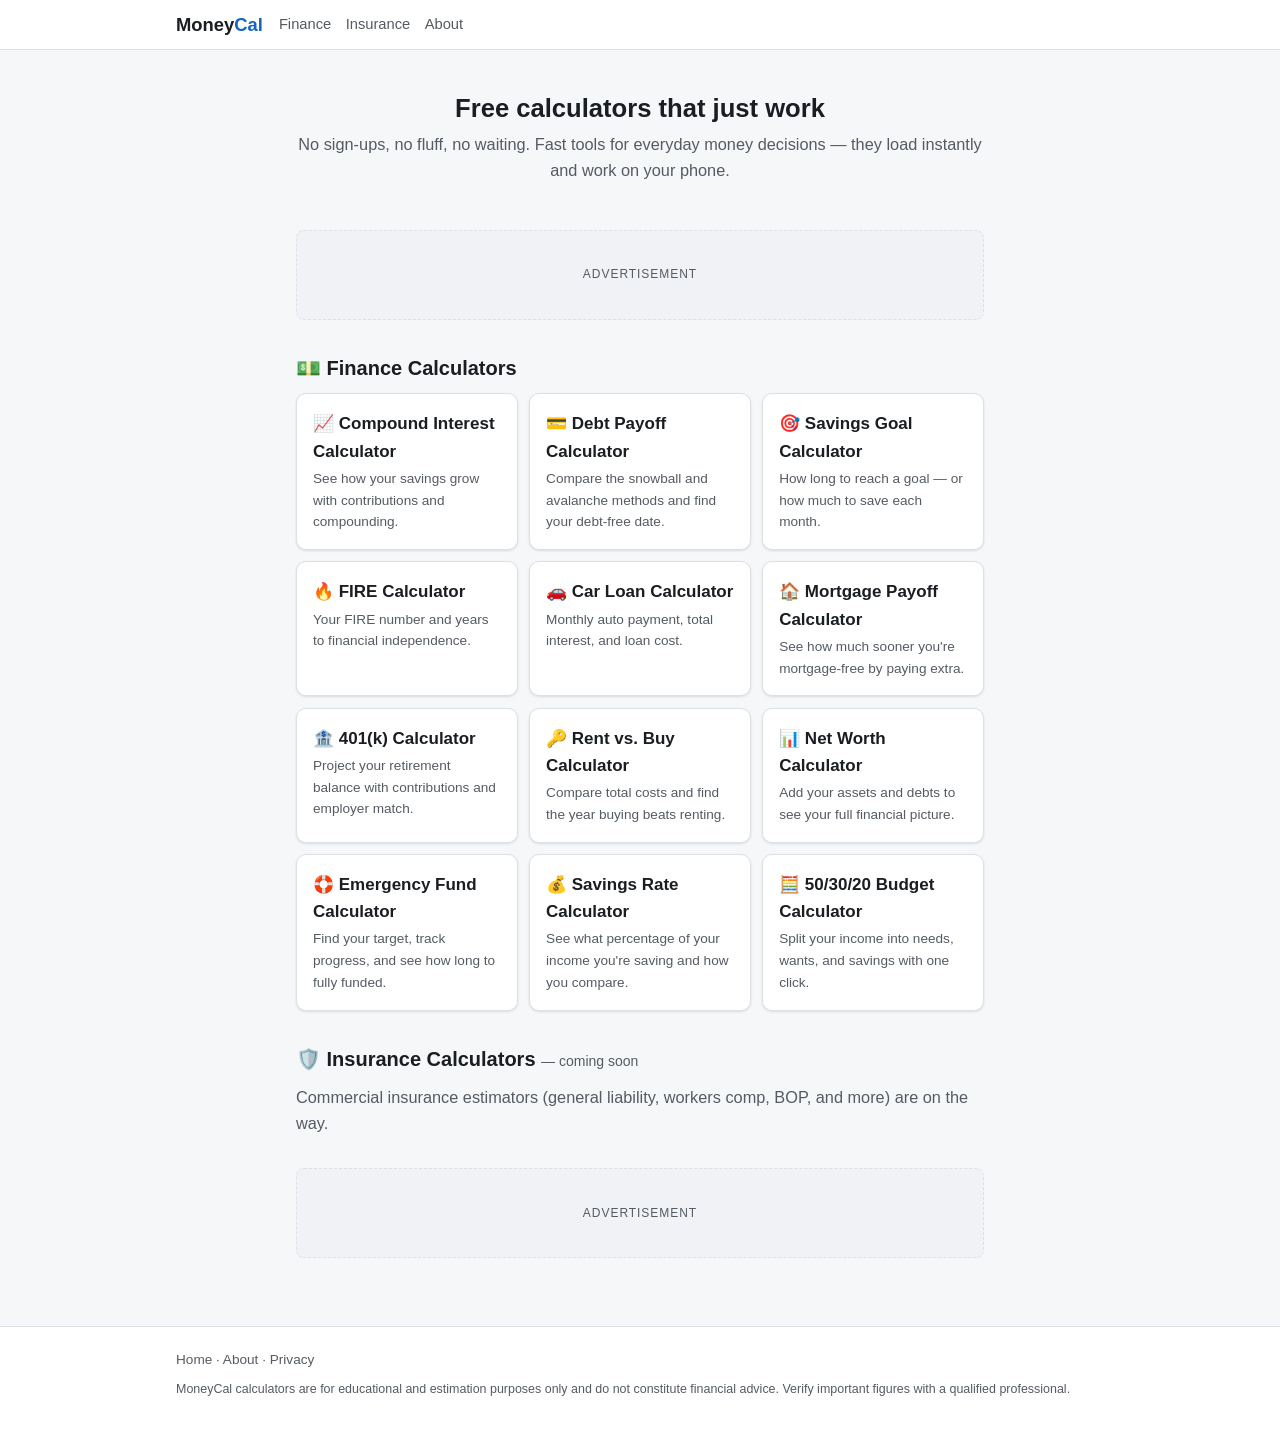
<file: index.html>
<!DOCTYPE html>
<html lang="en">
<head>
<!-- Google tag (gtag.js) -->
<script async src="https://www.googletagmanager.com/gtag/js?id=G-0LKD1BP2HB"></script>
<script>
  window.dataLayer = window.dataLayer || [];
  function gtag(){dataLayer.push(arguments);}
  gtag('js', new Date());
  gtag('config', 'G-0LKD1BP2HB');
</script>
<meta charset="utf-8">
<meta name="viewport" content="width=device-width, initial-scale=1">
<link rel="icon" href="/favicon.svg" type="image/svg+xml">
<link rel="icon" href="/favicon-32.png" sizes="32x32" type="image/png">
<link rel="apple-touch-icon" href="/apple-touch-icon.png">
<link rel="manifest" href="/manifest.json">
<meta name="theme-color" content="#1565c0">
<title>MoneyCal — Free Finance & Insurance Calculators</title>
<meta name="description" content="Free, fast, no-signup calculators for everyday money decisions: compound interest, debt payoff, savings goals, FIRE, emergency fund, savings rate, and more.">
<link rel="canonical" href="https://moneycal.co/">
<meta property="og:type" content="website">
<meta property="og:url" content="https://moneycal.co/">
<meta property="og:title" content="MoneyCal — Free Finance &amp; Insurance Calculators">
<meta property="og:description" content="Free, fast, no-signup calculators for everyday money decisions: compound interest, debt payoff, savings goals, FIRE, car loans, and more.">
<meta property="og:image" content="https://moneycal.co/og-image.png">
<meta property="og:site_name" content="MoneyCal">
<meta name="twitter:card" content="summary_large_image">
<meta name="twitter:title" content="MoneyCal — Free Finance &amp; Insurance Calculators">
<meta name="twitter:description" content="Free, fast, no-signup calculators for everyday money decisions: compound interest, debt payoff, savings goals, FIRE, car loans, and more.">
<meta name="twitter:image" content="https://moneycal.co/og-image.png">
<link rel="stylesheet" href="css/main.css">
<script type="application/ld+json">
{
  "@context": "https://schema.org",
  "@type": "WebSite",
  "name": "MoneyCal",
  "url": "https://moneycal.co/",
  "description": "Free finance and insurance calculators."
}
</script>
<script async src="https://pagead2.googlesyndication.com/pagead/js/adsbygoogle.js?client=ca-pub-2305668373346408" crossorigin="anonymous"></script>
</head>
<body>
<header class="site-header">
  <div class="wrap">
    <a class="logo" href="index.html">Money<span>Cal</span></a>
    <nav class="nav">
      <a href="#finance">Finance</a>
      <a href="#insurance">Insurance</a>
      <a href="about.html">About</a>
    </nav>
  </div>
</header>

<main>
  <div class="hero">
    <h1>Free calculators that just work</h1>
    <p class="lede">No sign-ups, no fluff, no waiting. Fast tools for everyday money decisions — they load instantly and work on your phone.</p>
  </div>

  <div class="ad-slot">Advertisement</div>

  <section class="cat" id="finance">
    <h2>💵 Finance Calculators</h2>
    <div class="tool-grid">
      <a href="finance/compound-interest-calculator.html">
        <div class="t">📈 Compound Interest Calculator</div>
        <div class="d">See how your savings grow with contributions and compounding.</div>
      </a>
      <a href="finance/debt-payoff-calculator.html">
        <div class="t">💳 Debt Payoff Calculator</div>
        <div class="d">Compare the snowball and avalanche methods and find your debt-free date.</div>
      </a>
      <a href="finance/savings-goal-calculator.html">
        <div class="t">🎯 Savings Goal Calculator</div>
        <div class="d">How long to reach a goal — or how much to save each month.</div>
      </a>
      <a href="finance/fire-calculator.html">
        <div class="t">🔥 FIRE Calculator</div>
        <div class="d">Your FIRE number and years to financial independence.</div>
      </a>
      <a href="finance/car-loan-calculator.html">
        <div class="t">🚗 Car Loan Calculator</div>
        <div class="d">Monthly auto payment, total interest, and loan cost.</div>
      </a>
      <a href="finance/mortgage-payoff-calculator.html">
        <div class="t">🏠 Mortgage Payoff Calculator</div>
        <div class="d">See how much sooner you're mortgage-free by paying extra.</div>
      </a>
      <a href="finance/401k-calculator.html">
        <div class="t">🏦 401(k) Calculator</div>
        <div class="d">Project your retirement balance with contributions and employer match.</div>
      </a>
      <a href="finance/rent-vs-buy-calculator.html">
        <div class="t">🔑 Rent vs. Buy Calculator</div>
        <div class="d">Compare total costs and find the year buying beats renting.</div>
      </a>
      <a href="finance/net-worth-calculator.html">
        <div class="t">📊 Net Worth Calculator</div>
        <div class="d">Add your assets and debts to see your full financial picture.</div>
      </a>
      <a href="finance/emergency-fund-calculator.html">
        <div class="t">🛟 Emergency Fund Calculator</div>
        <div class="d">Find your target, track progress, and see how long to fully funded.</div>
      </a>
      <a href="finance/savings-rate-calculator.html">
        <div class="t">💰 Savings Rate Calculator</div>
        <div class="d">See what percentage of your income you're saving and how you compare.</div>
      </a>
      <a href="finance/budget-calculator.html">
        <div class="t">🧮 50/30/20 Budget Calculator</div>
        <div class="d">Split your income into needs, wants, and savings with one click.</div>
      </a>
    </div>
  </section>

  <section class="cat" id="insurance">
    <h2>🛡️ Insurance Calculators <span style="font-size:.7em;color:var(--text-soft);font-weight:400">— coming soon</span></h2>
    <p class="lede" style="margin-bottom:0">Commercial insurance estimators (general liability, workers comp, BOP, and more) are on the way.</p>
  </section>

  <div class="ad-slot">Advertisement</div>
</main>

<footer class="site-footer">
  <div class="wrap">
    <a href="index.html">Home</a> · <a href="about.html">About</a> · <a href="privacy.html">Privacy</a>
    <p class="disclaimer">MoneyCal calculators are for educational and estimation purposes only and do not constitute financial advice. Verify important figures with a qualified professional.</p>
  </div>
</footer>
</body>
</html>
</file>
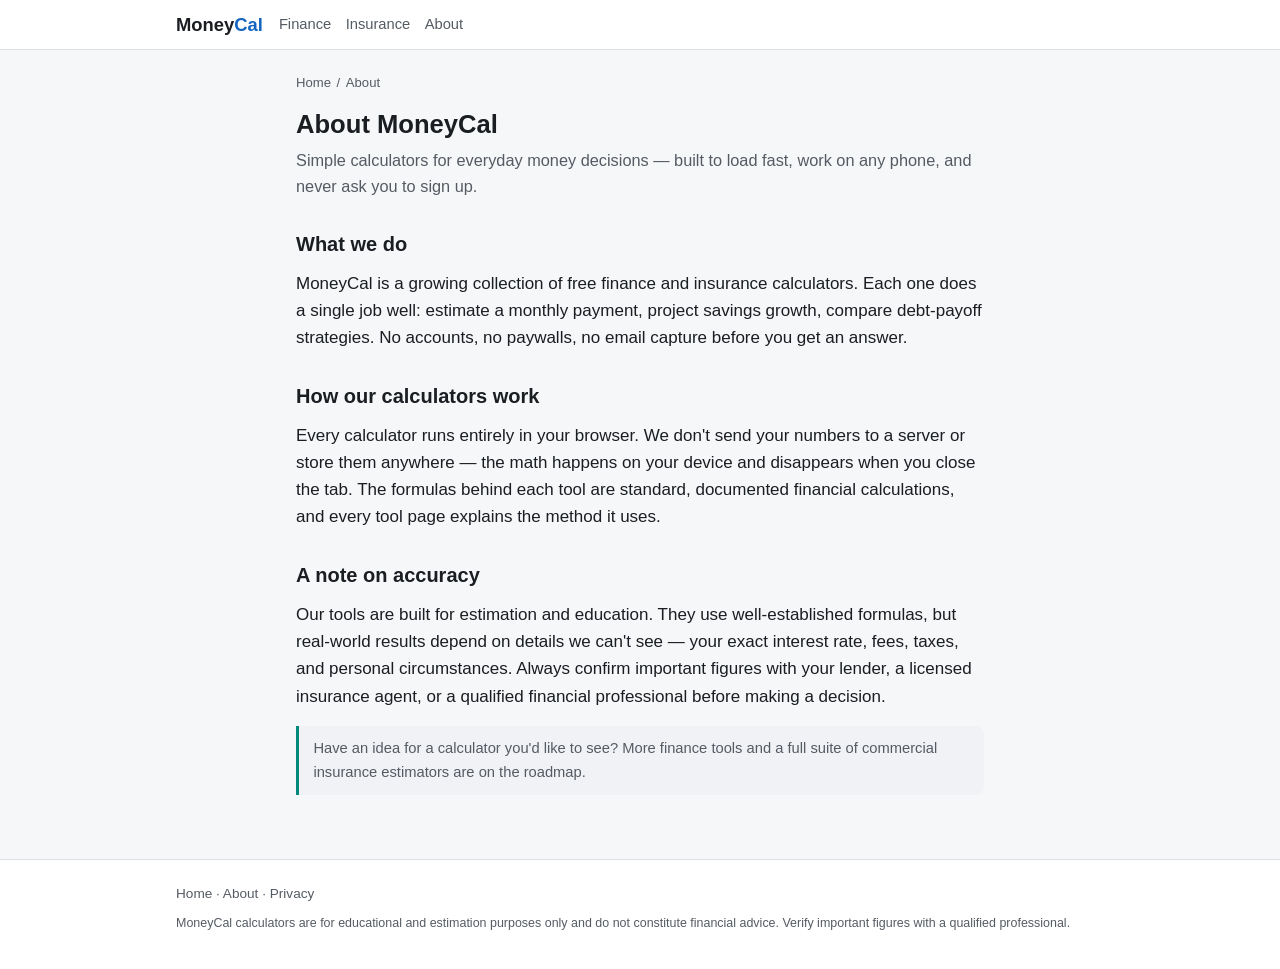
<file: about.html>
<!DOCTYPE html>
<html lang="en">
<head>
<!-- Google tag (gtag.js) -->
<script async src="https://www.googletagmanager.com/gtag/js?id=G-0LKD1BP2HB"></script>
<script>
  window.dataLayer = window.dataLayer || [];
  function gtag(){dataLayer.push(arguments);}
  gtag('js', new Date());
  gtag('config', 'G-0LKD1BP2HB');
</script>
<meta charset="utf-8">
<meta name="viewport" content="width=device-width, initial-scale=1">
<link rel="icon" href="/favicon.svg" type="image/svg+xml">
<link rel="icon" href="/favicon-32.png" sizes="32x32" type="image/png">
<link rel="apple-touch-icon" href="/apple-touch-icon.png">
<link rel="manifest" href="/manifest.json">
<meta name="theme-color" content="#1565c0">
<title>About — MoneyCal</title>
<meta name="description" content="About MoneyCal — free, fast, privacy-friendly finance and insurance calculators with no sign-up required.">
<link rel="canonical" href="https://moneycal.co/about.html">
<meta property="og:type" content="website">
<meta property="og:url" content="https://moneycal.co/about.html">
<meta property="og:title" content="About — MoneyCal">
<meta property="og:description" content="About MoneyCal — free, fast, privacy-friendly finance and insurance calculators with no sign-up required.">
<meta property="og:image" content="https://moneycal.co/og-image.png">
<meta property="og:site_name" content="MoneyCal">
<meta name="twitter:card" content="summary_large_image">
<meta name="twitter:title" content="About — MoneyCal">
<meta name="twitter:description" content="About MoneyCal — free, fast, privacy-friendly finance and insurance calculators with no sign-up required.">
<meta name="twitter:image" content="https://moneycal.co/og-image.png">
<link rel="stylesheet" href="css/main.css">
<script async src="https://pagead2.googlesyndication.com/pagead/js/adsbygoogle.js?client=ca-pub-2305668373346408" crossorigin="anonymous"></script>
</head>
<body>
<header class="site-header">
  <div class="wrap">
    <a class="logo" href="index.html">Money<span>Cal</span></a>
    <nav class="nav">
      <a href="index.html#finance">Finance</a>
      <a href="index.html#insurance">Insurance</a>
      <a href="about.html">About</a>
    </nav>
  </div>
</header>

<main>
  <nav class="breadcrumb"><a href="index.html">Home</a><span>/</span>About</nav>
  <h1>About MoneyCal</h1>
  <p class="lede">Simple calculators for everyday money decisions — built to load fast, work on any phone, and never ask you to sign up.</p>

  <section class="content">
    <h2>What we do</h2>
    <p>MoneyCal is a growing collection of free finance and insurance calculators. Each one does a single job well: estimate a monthly payment, project savings growth, compare debt-payoff strategies. No accounts, no paywalls, no email capture before you get an answer.</p>

    <h2>How our calculators work</h2>
    <p>Every calculator runs entirely in your browser. We don't send your numbers to a server or store them anywhere — the math happens on your device and disappears when you close the tab. The formulas behind each tool are standard, documented financial calculations, and every tool page explains the method it uses.</p>

    <h2>A note on accuracy</h2>
    <p>Our tools are built for estimation and education. They use well-established formulas, but real-world results depend on details we can't see — your exact interest rate, fees, taxes, and personal circumstances. Always confirm important figures with your lender, a licensed insurance agent, or a qualified financial professional before making a decision.</p>

    <div class="note">Have an idea for a calculator you'd like to see? More finance tools and a full suite of commercial insurance estimators are on the roadmap.</div>
  </section>
</main>

<footer class="site-footer">
  <div class="wrap">
    <a href="index.html">Home</a> · <a href="about.html">About</a> · <a href="privacy.html">Privacy</a>
    <p class="disclaimer">MoneyCal calculators are for educational and estimation purposes only and do not constitute financial advice. Verify important figures with a qualified professional.</p>
  </div>
</footer>
</body>
</html>
</file>
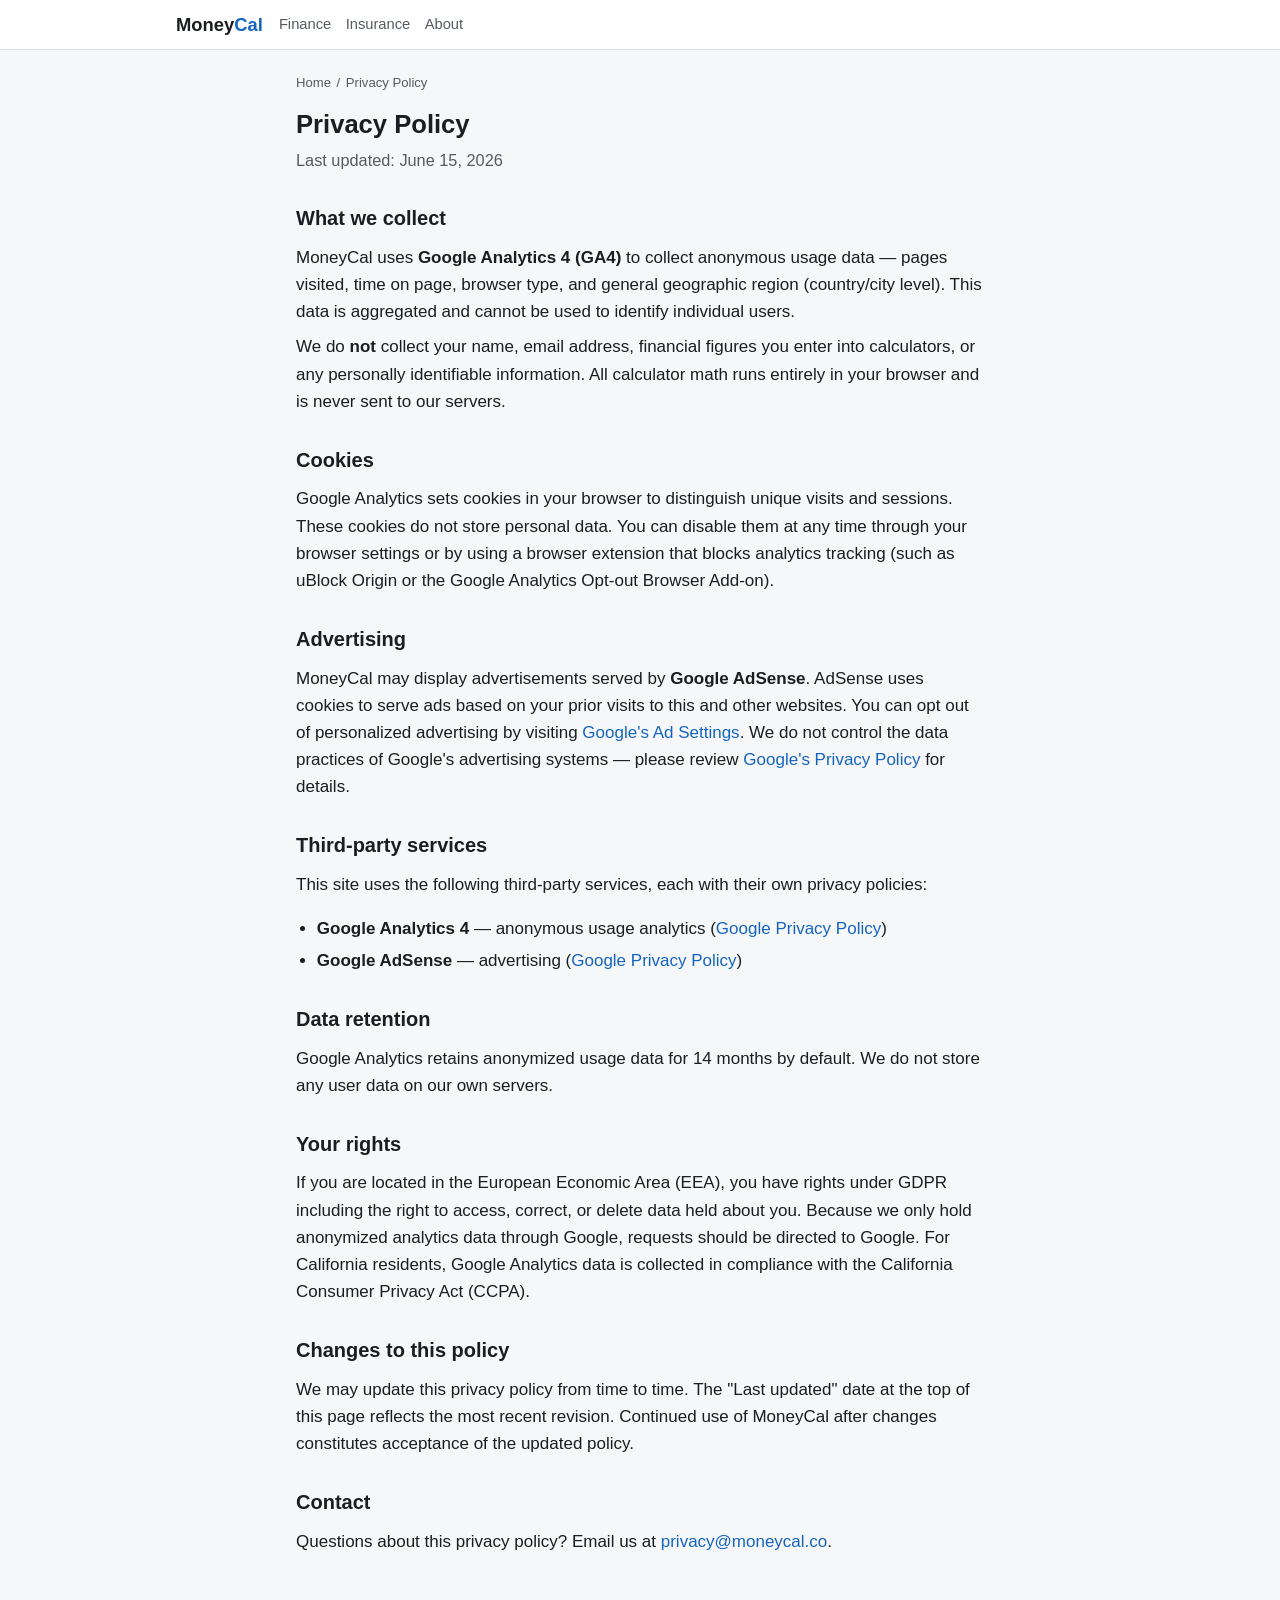
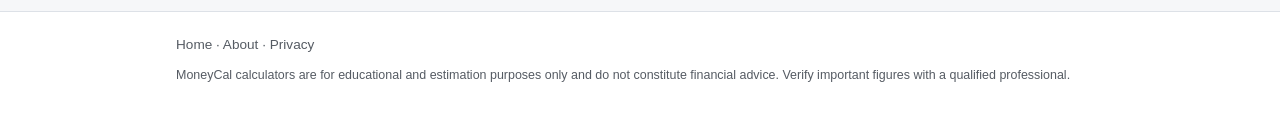
<file: privacy.html>
<!DOCTYPE html>
<html lang="en">
<head>
<!-- Google tag (gtag.js) -->
<script async src="https://www.googletagmanager.com/gtag/js?id=G-0LKD1BP2HB"></script>
<script>
  window.dataLayer = window.dataLayer || [];
  function gtag(){dataLayer.push(arguments);}
  gtag('js', new Date());
  gtag('config', 'G-0LKD1BP2HB');
</script>
<meta charset="utf-8">
<meta name="viewport" content="width=device-width, initial-scale=1">
<link rel="icon" href="/favicon.svg" type="image/svg+xml">
<link rel="icon" href="/favicon-32.png" sizes="32x32" type="image/png">
<link rel="apple-touch-icon" href="/apple-touch-icon.png">
<link rel="manifest" href="/manifest.json">
<meta name="theme-color" content="#1565c0">
<title>Privacy Policy — MoneyCal</title>
<meta name="description" content="MoneyCal privacy policy. We collect anonymous analytics data only. No personal data is stored or sold.">
<link rel="canonical" href="https://moneycal.co/privacy.html">
<meta property="og:type" content="website">
<meta property="og:url" content="https://moneycal.co/privacy.html">
<meta property="og:title" content="Privacy Policy — MoneyCal">
<meta property="og:description" content="MoneyCal privacy policy. We collect anonymous analytics data only. No personal data is stored or sold.">
<meta property="og:image" content="https://moneycal.co/og-image.png">
<meta property="og:site_name" content="MoneyCal">
<meta name="twitter:card" content="summary_large_image">
<meta name="twitter:title" content="Privacy Policy — MoneyCal">
<meta name="twitter:description" content="MoneyCal privacy policy. We collect anonymous analytics data only. No personal data is stored or sold.">
<meta name="twitter:image" content="https://moneycal.co/og-image.png">
<link rel="stylesheet" href="css/main.css">
<script async src="https://pagead2.googlesyndication.com/pagead/js/adsbygoogle.js?client=ca-pub-2305668373346408" crossorigin="anonymous"></script>
</head>
<body>
<header class="site-header">
  <div class="wrap">
    <a class="logo" href="index.html">Money<span>Cal</span></a>
    <nav class="nav">
      <a href="index.html#finance">Finance</a>
      <a href="index.html#insurance">Insurance</a>
      <a href="about.html">About</a>
    </nav>
  </div>
</header>

<main>
  <nav class="breadcrumb"><a href="index.html">Home</a><span>/</span>Privacy Policy</nav>
  <h1>Privacy Policy</h1>
  <p class="lede">Last updated: June 15, 2026</p>

  <section class="content">
    <h2>What we collect</h2>
    <p>MoneyCal uses <strong>Google Analytics 4 (GA4)</strong> to collect anonymous usage data — pages visited, time on page, browser type, and general geographic region (country/city level). This data is aggregated and cannot be used to identify individual users.</p>
    <p>We do <strong>not</strong> collect your name, email address, financial figures you enter into calculators, or any personally identifiable information. All calculator math runs entirely in your browser and is never sent to our servers.</p>

    <h2>Cookies</h2>
    <p>Google Analytics sets cookies in your browser to distinguish unique visits and sessions. These cookies do not store personal data. You can disable them at any time through your browser settings or by using a browser extension that blocks analytics tracking (such as uBlock Origin or the Google Analytics Opt-out Browser Add-on).</p>

    <h2>Advertising</h2>
    <p>MoneyCal may display advertisements served by <strong>Google AdSense</strong>. AdSense uses cookies to serve ads based on your prior visits to this and other websites. You can opt out of personalized advertising by visiting <a href="https://www.google.com/settings/ads" rel="noopener noreferrer">Google's Ad Settings</a>. We do not control the data practices of Google's advertising systems — please review <a href="https://policies.google.com/privacy" rel="noopener noreferrer">Google's Privacy Policy</a> for details.</p>

    <h2>Third-party services</h2>
    <p>This site uses the following third-party services, each with their own privacy policies:</p>
    <ul>
      <li><strong>Google Analytics 4</strong> — anonymous usage analytics (<a href="https://policies.google.com/privacy" rel="noopener noreferrer">Google Privacy Policy</a>)</li>
      <li><strong>Google AdSense</strong> — advertising (<a href="https://policies.google.com/privacy" rel="noopener noreferrer">Google Privacy Policy</a>)</li>
    </ul>

    <h2>Data retention</h2>
    <p>Google Analytics retains anonymized usage data for 14 months by default. We do not store any user data on our own servers.</p>

    <h2>Your rights</h2>
    <p>If you are located in the European Economic Area (EEA), you have rights under GDPR including the right to access, correct, or delete data held about you. Because we only hold anonymized analytics data through Google, requests should be directed to Google. For California residents, Google Analytics data is collected in compliance with the California Consumer Privacy Act (CCPA).</p>

    <h2>Changes to this policy</h2>
    <p>We may update this privacy policy from time to time. The "Last updated" date at the top of this page reflects the most recent revision. Continued use of MoneyCal after changes constitutes acceptance of the updated policy.</p>

    <h2>Contact</h2>
    <p>Questions about this privacy policy? Email us at <a href="mailto:privacy@moneycal.co">privacy@moneycal.co</a>.</p>
  </section>
</main>

<footer class="site-footer">
  <div class="wrap">
    <a href="index.html">Home</a> · <a href="about.html">About</a> · <a href="privacy.html">Privacy</a>
    <p class="disclaimer">MoneyCal calculators are for educational and estimation purposes only and do not constitute financial advice. Verify important figures with a qualified professional.</p>
  </div>
</footer>
</body>
</html>
</file>
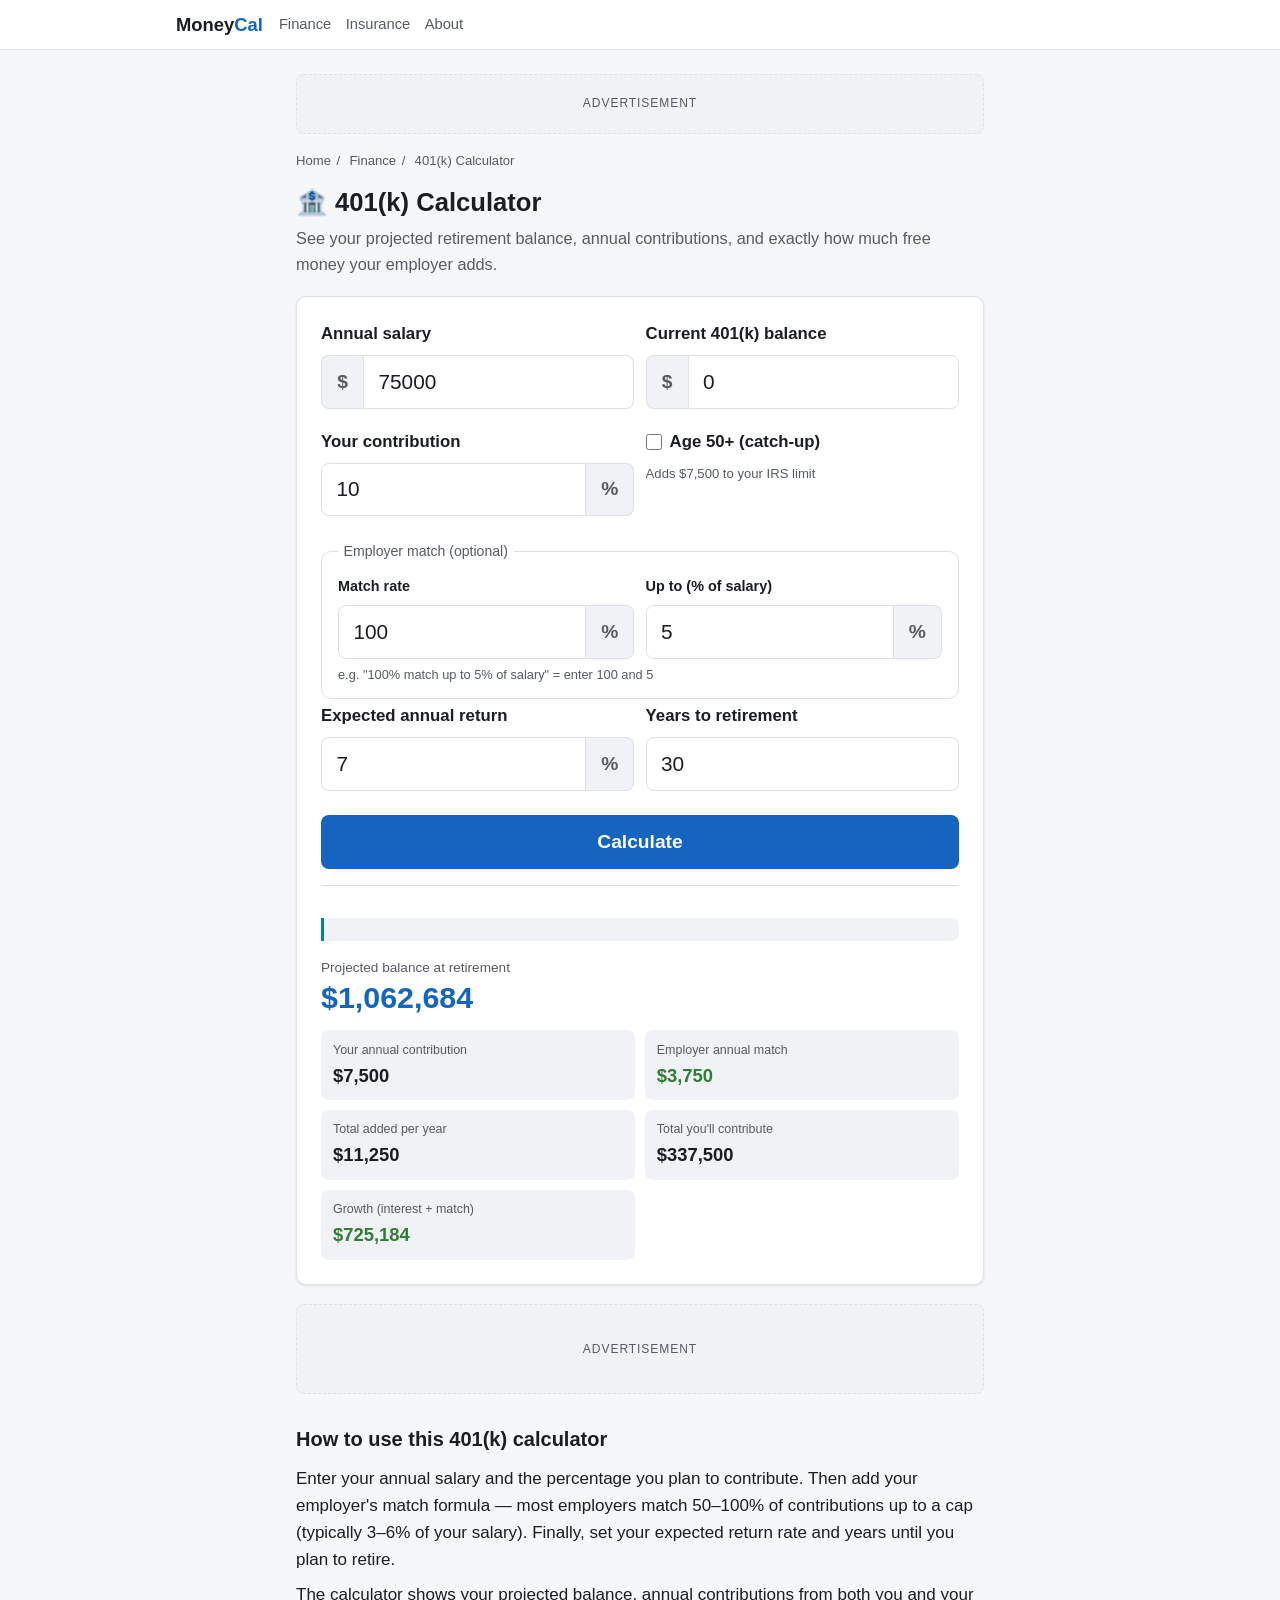
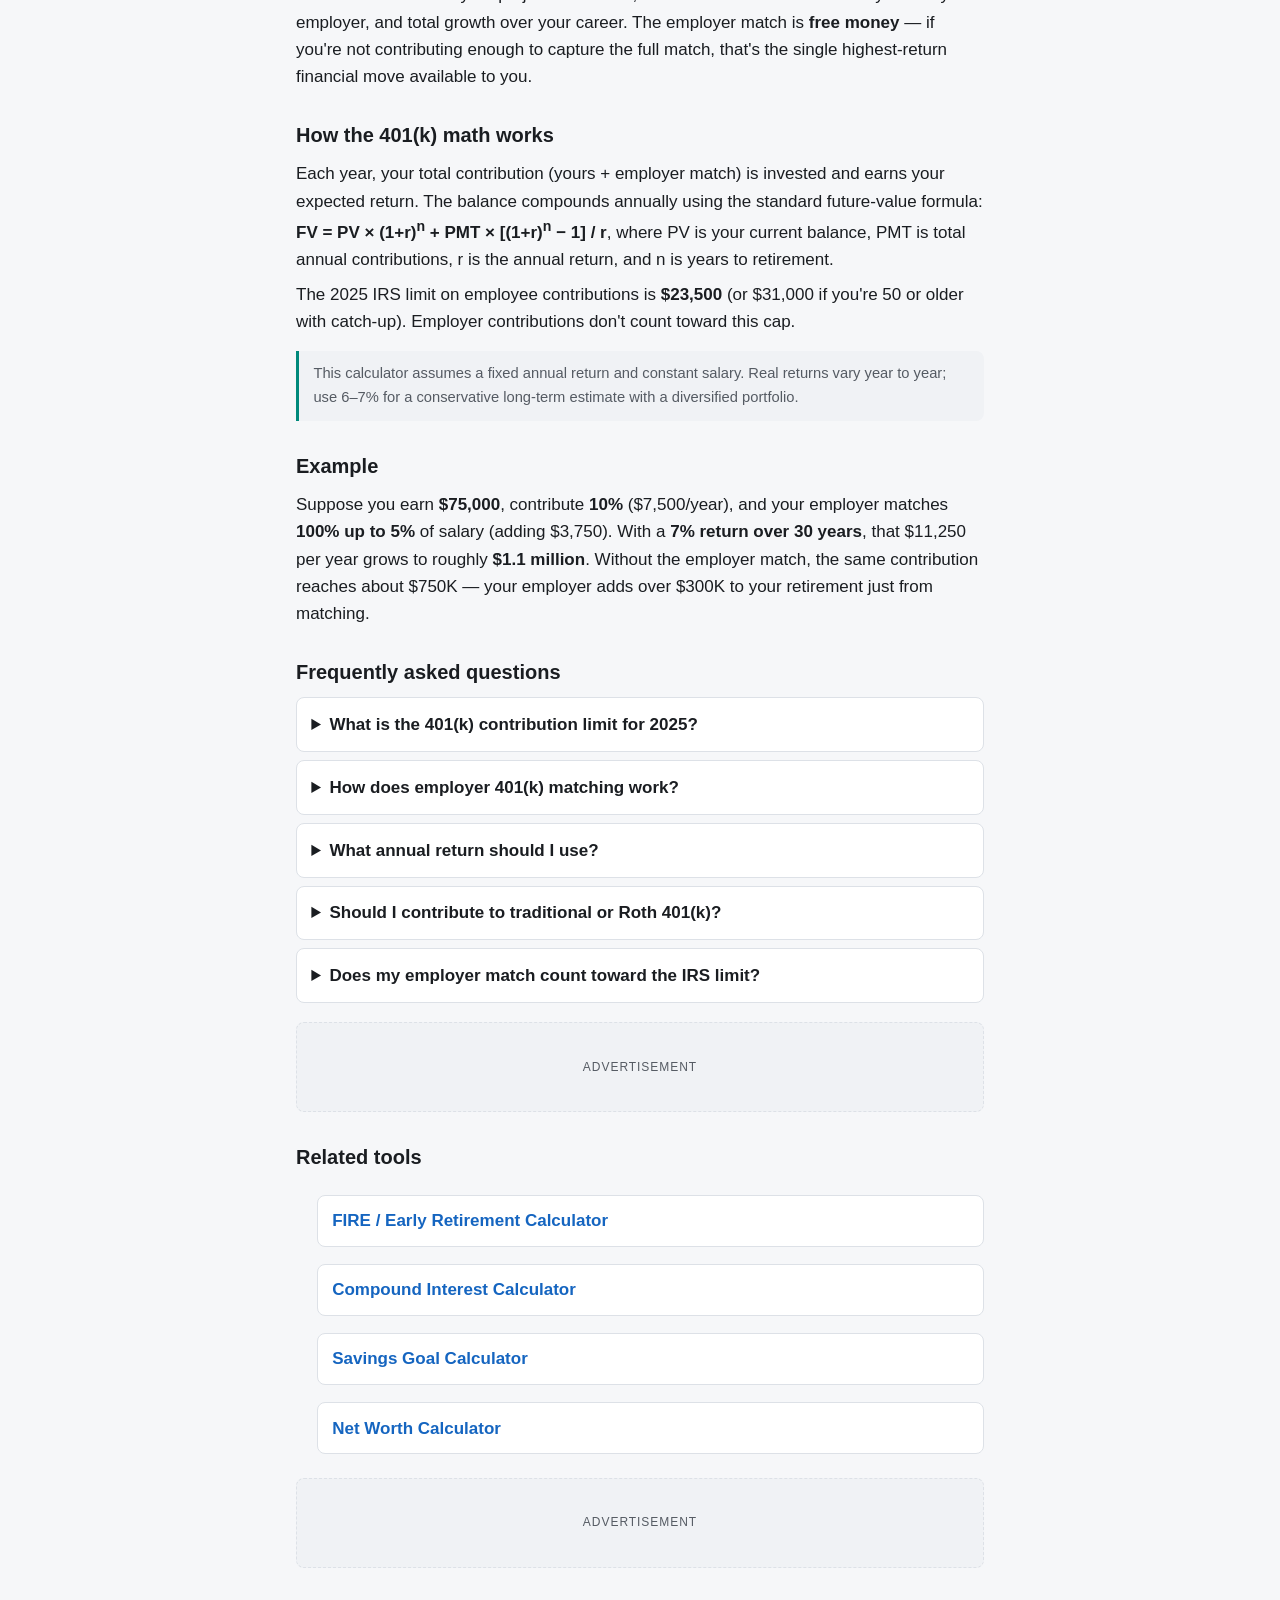
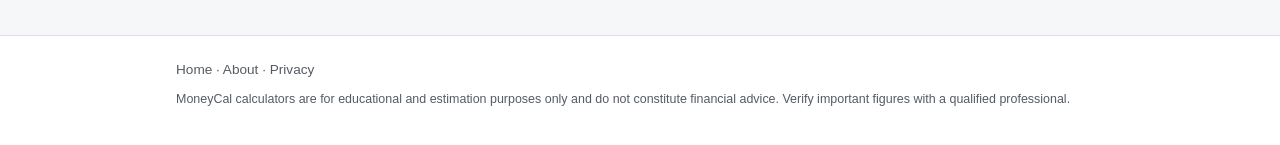
<file: finance/401k-calculator.html>
<!DOCTYPE html>
<html lang="en">
<head>
<!-- Google tag (gtag.js) -->
<script async src="https://www.googletagmanager.com/gtag/js?id=G-0LKD1BP2HB"></script>
<script>
  window.dataLayer = window.dataLayer || [];
  function gtag(){dataLayer.push(arguments);}
  gtag('js', new Date());
  gtag('config', 'G-0LKD1BP2HB');
</script>
<meta charset="utf-8">
<meta name="viewport" content="width=device-width, initial-scale=1">
<link rel="icon" href="/favicon.svg" type="image/svg+xml">
<link rel="icon" href="/favicon-32.png" sizes="32x32" type="image/png">
<link rel="apple-touch-icon" href="/apple-touch-icon.png">
<link rel="manifest" href="/manifest.json">
<meta name="theme-color" content="#1565c0">
<title>401(k) Calculator — Contribution, Employer Match & Retirement Balance | MoneyCal</title>
<meta name="description" content="Free 401(k) calculator. Enter your salary, contribution %, employer match, and years to retirement to see your projected balance and how much your employer adds.">
<link rel="canonical" href="https://moneycal.co/finance/401k-calculator.html">
<meta property="og:type" content="website">
<meta property="og:url" content="https://moneycal.co/finance/401k-calculator.html">
<meta property="og:title" content="401(k) Calculator — Contribution, Employer Match &amp; Retirement Balance | MoneyCal">
<meta property="og:description" content="Free 401(k) calculator. Enter your salary, contribution %, employer match, and years to retirement to see your projected balance and how much your employer adds.">
<meta property="og:image" content="https://moneycal.co/og-image.png">
<meta property="og:site_name" content="MoneyCal">
<meta name="twitter:card" content="summary_large_image">
<meta name="twitter:title" content="401(k) Calculator — Contribution, Employer Match &amp; Retirement Balance | MoneyCal">
<meta name="twitter:description" content="Free 401(k) calculator. Enter your salary, contribution %, employer match, and years to retirement to see your projected balance and how much your employer adds.">
<meta name="twitter:image" content="https://moneycal.co/og-image.png">
<link rel="stylesheet" href="../css/main.css">
<script type="application/ld+json">
{
  "@context": "https://schema.org",
  "@type": "SoftwareApplication",
  "name": "401(k) Calculator",
  "url": "https://moneycal.co/finance/401k-calculator.html",
  "applicationCategory": "FinanceApplication",
  "operatingSystem": "Any",
  "offers": { "@type": "Offer", "price": "0", "priceCurrency": "USD" }
}
</script>
<script type="application/ld+json">
{
  "@context": "https://schema.org",
  "@type": "BreadcrumbList",
  "itemListElement": [
    { "@type": "ListItem", "position": 1, "name": "Home", "item": "https://moneycal.co/" },
    { "@type": "ListItem", "position": 2, "name": "Finance", "item": "https://moneycal.co/#finance" },
    { "@type": "ListItem", "position": 3, "name": "401(k) Calculator" }
  ]
}
</script>
<script type="application/ld+json">
{
  "@context": "https://schema.org",
  "@type": "FAQPage",
  "mainEntity": [
    { "@type": "Question", "name": "What is the 401(k) contribution limit for 2025?", "acceptedAnswer": { "@type": "Answer", "text": "For 2025, you can contribute up to $23,500 to your 401(k) if you are under age 50. If you are 50 or older, you can add a $7,500 catch-up contribution for a total of $31,000. These limits apply to your contributions only; employer matches do not count against your personal cap." } },
    { "@type": "Question", "name": "How does employer 401(k) matching work?", "acceptedAnswer": { "@type": "Answer", "text": "A common match is 100% of your contributions up to 5% of salary — meaning if you earn $70,000 and contribute 5% ($3,500), your employer also adds $3,500. If you contribute less than 5%, you get a smaller match. To capture the full match, always contribute at least up to the match limit." } },
    { "@type": "Question", "name": "What annual return should I use for my 401(k)?", "acceptedAnswer": { "@type": "Answer", "text": "A diversified stock-heavy portfolio has historically returned roughly 7% per year after inflation, or 10% before inflation. For conservative estimates, use 6–7%. If your plan has high fees, subtract 0.5–1% for a more accurate projection." } },
    { "@type": "Question", "name": "Should I contribute to a traditional or Roth 401(k)?", "acceptedAnswer": { "@type": "Answer", "text": "Traditional 401(k) contributions reduce your taxable income today; you pay taxes on withdrawals in retirement. Roth 401(k) contributions use after-tax money but grow and withdraw tax-free. If you expect to be in a higher tax bracket in retirement, Roth is usually better. If you expect a lower bracket, traditional wins." } },
    { "@type": "Question", "name": "Does my employer match count toward the IRS limit?", "acceptedAnswer": { "@type": "Answer", "text": "No. The $23,500 (2025) employee contribution limit applies only to money you put in. Employer contributions are separate and do not reduce the amount you can personally contribute. The combined limit (your contributions plus employer contributions) is $70,000 for 2025." } }
  ]
}
</script>
<script async src="https://pagead2.googlesyndication.com/pagead/js/adsbygoogle.js?client=ca-pub-2305668373346408" crossorigin="anonymous"></script>
</head>
<body>
<header class="site-header">
  <div class="wrap">
    <a class="logo" href="../index.html">Money<span>Cal</span></a>
    <nav class="nav">
      <a href="../index.html#finance">Finance</a>
      <a href="../index.html#insurance">Insurance</a>
      <a href="../about.html">About</a>
    </nav>
  </div>
</header>

<main>
  <div class="ad-slot lead">Advertisement</div>

  <nav class="breadcrumb">
    <a href="../index.html">Home</a><span>/</span>
    <a href="../index.html#finance">Finance</a><span>/</span>
    401(k) Calculator
  </nav>

  <h1>🏦 401(k) Calculator</h1>
  <p class="lede">See your projected retirement balance, annual contributions, and exactly how much free money your employer adds.</p>

  <!-- ABOVE-THE-FOLD TOOL -->
  <section class="tool" aria-label="401k calculator">
    <div class="row2">
      <div class="field">
        <label for="salary">Annual salary</label>
        <div class="input-wrap"><span class="affix pre">$</span><input type="number" id="salary" value="75000" min="0" max="10000000" step="1000" inputmode="decimal"></div>
      </div>
      <div class="field">
        <label for="currentBal">Current 401(k) balance</label>
        <div class="input-wrap"><span class="affix pre">$</span><input type="number" id="currentBal" value="0" min="0" max="10000000" step="1000" inputmode="decimal"></div>
      </div>
    </div>
    <div class="row2">
      <div class="field">
        <label for="contribPct">Your contribution</label>
        <div class="input-wrap"><input type="number" id="contribPct" value="10" min="0" max="100" step="0.5" inputmode="decimal"><span class="affix post">%</span></div>
      </div>
      <div class="field">
        <label for="age50" style="display:flex;align-items:center;gap:.5rem;cursor:pointer">
          <input type="checkbox" id="age50" style="width:1rem;height:1rem;margin:0"> Age 50+ (catch-up)
        </label>
        <div style="font-size:.82rem;color:var(--text-soft);margin-top:.25rem">Adds $7,500 to your IRS limit</div>
      </div>
    </div>
    <fieldset style="border:1px solid var(--border);border-radius:var(--radius);padding:.8rem 1rem;margin:.25rem 0">
      <legend style="font-size:.88rem;color:var(--text-soft);padding:0 .35rem">Employer match (optional)</legend>
      <div class="row2" style="margin:0">
        <div class="field" style="margin:0">
          <label for="matchPct" style="font-size:.9rem">Match rate</label>
          <div class="input-wrap"><input type="number" id="matchPct" value="100" min="0" max="300" step="10" inputmode="decimal"><span class="affix post">%</span></div>
        </div>
        <div class="field" style="margin:0">
          <label for="matchLimit" style="font-size:.9rem">Up to (% of salary)</label>
          <div class="input-wrap"><input type="number" id="matchLimit" value="5" min="0" max="100" step="0.5" inputmode="decimal"><span class="affix post">%</span></div>
        </div>
      </div>
      <div style="font-size:.8rem;color:var(--text-soft);margin-top:.4rem">e.g. "100% match up to 5% of salary" = enter 100 and 5</div>
    </fieldset>
    <div class="row2">
      <div class="field">
        <label for="returnPct">Expected annual return</label>
        <div class="input-wrap"><input type="number" id="returnPct" value="7" min="0" max="30" step="0.5" inputmode="decimal"><span class="affix post">%</span></div>
      </div>
      <div class="field">
        <label for="years">Years to retirement</label>
        <input type="number" id="years" value="30" min="1" max="60" step="1" inputmode="numeric">
      </div>
    </div>
    <button class="btn" id="calcBtn">Calculate</button>

    <div class="result hidden" id="result" aria-live="polite">
      <div id="limitWarn" class="note hidden" style="margin-bottom:1rem;color:var(--warn)"></div>
      <div class="headline-label">Projected balance at retirement</div>
      <div class="headline" id="projectedBal">$0</div>
      <div class="stats">
        <div class="stat"><div class="k">Your annual contribution</div><div class="v" id="yourAnnual">$0</div></div>
        <div class="stat"><div class="k">Employer annual match</div><div class="v good" id="employerAnnual">$0</div></div>
        <div class="stat"><div class="k">Total added per year</div><div class="v" id="totalAnnual">$0</div></div>
        <div class="stat"><div class="k">Total you'll contribute</div><div class="v" id="totalContrib">$0</div></div>
        <div class="stat"><div class="k">Growth (interest + match)</div><div class="v good" id="growthAmt">$0</div></div>
      </div>
    </div>
  </section>

  <div class="ad-slot">Advertisement</div>

  <section class="content">
    <h2>How to use this 401(k) calculator</h2>
    <p>Enter your annual salary and the percentage you plan to contribute. Then add your employer's match formula — most employers match 50–100% of contributions up to a cap (typically 3–6% of your salary). Finally, set your expected return rate and years until you plan to retire.</p>
    <p>The calculator shows your projected balance, annual contributions from both you and your employer, and total growth over your career. The employer match is <strong>free money</strong> — if you're not contributing enough to capture the full match, that's the single highest-return financial move available to you.</p>

    <h2>How the 401(k) math works</h2>
    <p>Each year, your total contribution (yours + employer match) is invested and earns your expected return. The balance compounds annually using the standard future-value formula: <strong>FV = PV × (1+r)<sup>n</sup> + PMT × [(1+r)<sup>n</sup> − 1] / r</strong>, where PV is your current balance, PMT is total annual contributions, r is the annual return, and n is years to retirement.</p>
    <p>The 2025 IRS limit on employee contributions is <strong>$23,500</strong> (or $31,000 if you're 50 or older with catch-up). Employer contributions don't count toward this cap.</p>

    <div class="note">This calculator assumes a fixed annual return and constant salary. Real returns vary year to year; use 6–7% for a conservative long-term estimate with a diversified portfolio.</div>

    <h2>Example</h2>
    <p>Suppose you earn <strong>$75,000</strong>, contribute <strong>10%</strong> ($7,500/year), and your employer matches <strong>100% up to 5%</strong> of salary (adding $3,750). With a <strong>7% return over 30 years</strong>, that $11,250 per year grows to roughly <strong>$1.1 million</strong>. Without the employer match, the same contribution reaches about $750K — your employer adds over $300K to your retirement just from matching.</p>

    <h2>Frequently asked questions</h2>
    <div class="faq">
      <details><summary>What is the 401(k) contribution limit for 2025?</summary><p>For 2025, you can contribute up to <strong>$23,500</strong> if you are under age 50. If you are 50 or older, the catch-up provision adds $7,500 for a total limit of <strong>$31,000</strong>. Employer contributions are separate and do not reduce your personal cap.</p></details>
      <details><summary>How does employer 401(k) matching work?</summary><p>A common formula is "100% match up to 5% of salary." If your salary is $70,000 and you contribute 5% ($3,500), your employer adds another $3,500. Contribute less than 5% and you get a proportionally smaller match. Always contribute at least enough to capture the full match — it's an instant 100% return on that money.</p></details>
      <details><summary>What annual return should I use?</summary><p>A diversified stock-heavy portfolio has historically returned roughly <strong>7% per year after inflation</strong> (about 10% before inflation). Use 6–7% for conservative planning. If your plan has high expense ratios, subtract 0.5–1% for a more accurate projection.</p></details>
      <details><summary>Should I contribute to traditional or Roth 401(k)?</summary><p>Traditional contributions reduce your taxable income now; you pay taxes on withdrawals in retirement. Roth contributions are after-tax but grow and withdraw tax-free. If you expect to be in a higher tax bracket in retirement, Roth is generally better. If you expect a lower bracket, traditional usually wins.</p></details>
      <details><summary>Does my employer match count toward the IRS limit?</summary><p>No. The $23,500 employee limit applies only to your contributions. Employer contributions are separate. The combined 2025 limit (employee + employer) is $70,000.</p></details>
    </div>

    <div class="ad-slot">Advertisement</div>

    <h2>Related tools</h2>
    <ul class="related">
      <li><a href="fire-calculator.html">FIRE / Early Retirement Calculator</a></li>
      <li><a href="compound-interest-calculator.html">Compound Interest Calculator</a></li>
      <li><a href="savings-goal-calculator.html">Savings Goal Calculator</a></li>
      <li><a href="net-worth-calculator.html">Net Worth Calculator</a></li>
    </ul>

    <div class="ad-slot">Advertisement</div>
  </section>
</main>

<footer class="site-footer">
  <div class="wrap">
    <a href="../index.html">Home</a> · <a href="../about.html">About</a> · <a href="../privacy.html">Privacy</a>
    <p class="disclaimer">MoneyCal calculators are for educational and estimation purposes only and do not constitute financial advice. Verify important figures with a qualified professional.</p>
  </div>
</footer>

<script>
"use strict";

var IRS_LIMIT_UNDER50 = 23500;
var IRS_LIMIT_50PLUS  = 31000;

function clampField(id, lo, hi) {
  var el = document.getElementById(id);
  var v = Math.min(Math.max(parseFloat(el.value) || 0, lo), hi);
  el.value = v;
  return v;
}

function fmt(n) {
  return "$" + Math.round(n).toLocaleString("en-US");
}

function run() {
  var salary     = clampField("salary",     0, 10000000);
  var currentBal = clampField("currentBal", 0, 10000000);
  var contribPct = clampField("contribPct", 0, 100);
  var matchPct   = clampField("matchPct",   0, 300);
  var matchLimit = clampField("matchLimit", 0, 100);
  var returnPct  = clampField("returnPct",  0, 30);
  var years      = clampField("years",      1, 60);
  var catchUp    = document.getElementById("age50").checked;

  var irsLimit = catchUp ? IRS_LIMIT_50PLUS : IRS_LIMIT_UNDER50;

  // Employee contribution — clamped to IRS limit
  var rawContrib = salary * (contribPct / 100);
  var yourAnnual = Math.min(rawContrib, irsLimit);

  // Employer match: matchPct% of salary, up to matchLimit% of salary
  var effectiveContribPct = Math.min(contribPct / 100, matchLimit / 100);
  var employerAnnual = salary * effectiveContribPct * (matchPct / 100);

  var totalAnnual = yourAnnual + employerAnnual;
  var r = returnPct / 100;
  var n = years;

  // FV = PV*(1+r)^n + PMT*[(1+r)^n - 1]/r
  var growth = Math.pow(1 + r, n);
  var projected;
  if (r === 0) {
    projected = currentBal + totalAnnual * n;
  } else {
    projected = currentBal * growth + totalAnnual * (growth - 1) / r;
  }

  var totalContrib  = yourAnnual * n;
  var totalEmployer = employerAnnual * n;
  var growthAmt     = projected - currentBal - totalContrib - totalEmployer;

  // IRS limit warning
  var warnEl = document.getElementById("limitWarn");
  if (rawContrib > irsLimit) {
    warnEl.textContent = "Note: Your contribution (" + fmt(rawContrib) + "/yr) exceeds the " + (catchUp ? "age 50+" : "under-50") + " IRS limit of " + fmt(irsLimit) + ". The calculator caps your contribution at the limit.";
    warnEl.classList.remove("hidden");
  } else {
    warnEl.classList.add("hidden");
  }

  document.getElementById("projectedBal").textContent  = fmt(projected);
  document.getElementById("yourAnnual").textContent    = fmt(yourAnnual);
  document.getElementById("employerAnnual").textContent = fmt(employerAnnual);
  document.getElementById("totalAnnual").textContent   = fmt(totalAnnual);
  document.getElementById("totalContrib").textContent  = fmt(totalContrib + totalEmployer + currentBal);
  document.getElementById("growthAmt").textContent     = fmt(growthAmt);
  document.getElementById("result").classList.remove("hidden");
}

document.getElementById("calcBtn").addEventListener("click", run);
document.getElementById("age50").addEventListener("change", run);

// Snap typed values back within min/max bounds immediately (no waiting for Calculate)
(function() {
  document.querySelectorAll('input[type="number"]').forEach(function(el) {
    el.addEventListener('input', function() {
      var v = parseFloat(el.value);
      if (isNaN(v)) return;
      var mx = parseFloat(el.getAttribute('max'));
      var mn = parseFloat(el.getAttribute('min')) || 0;
      if (!isNaN(mx) && v > mx) el.value = mx;
      if (!isNaN(mn) && v < mn) el.value = mn;
    });
  });
})();

run();
</script>
</body>
</html>
</file>
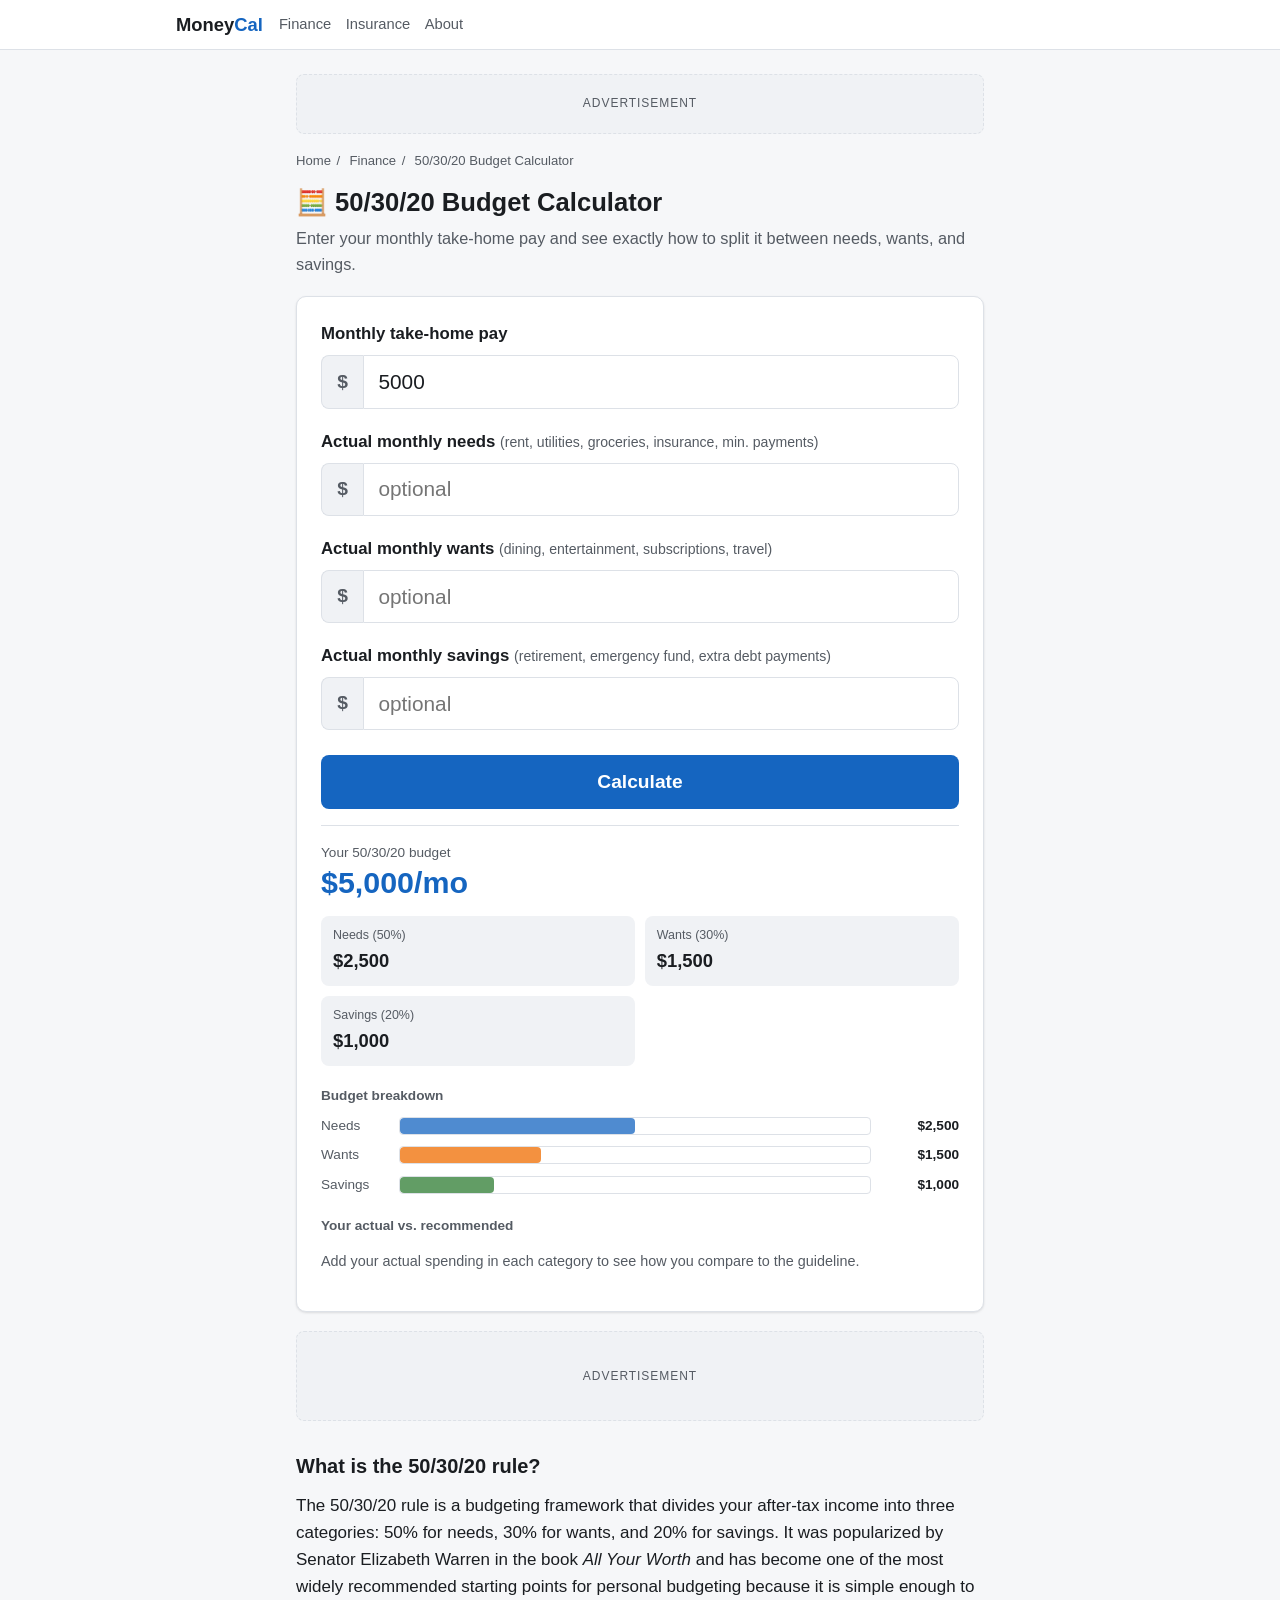
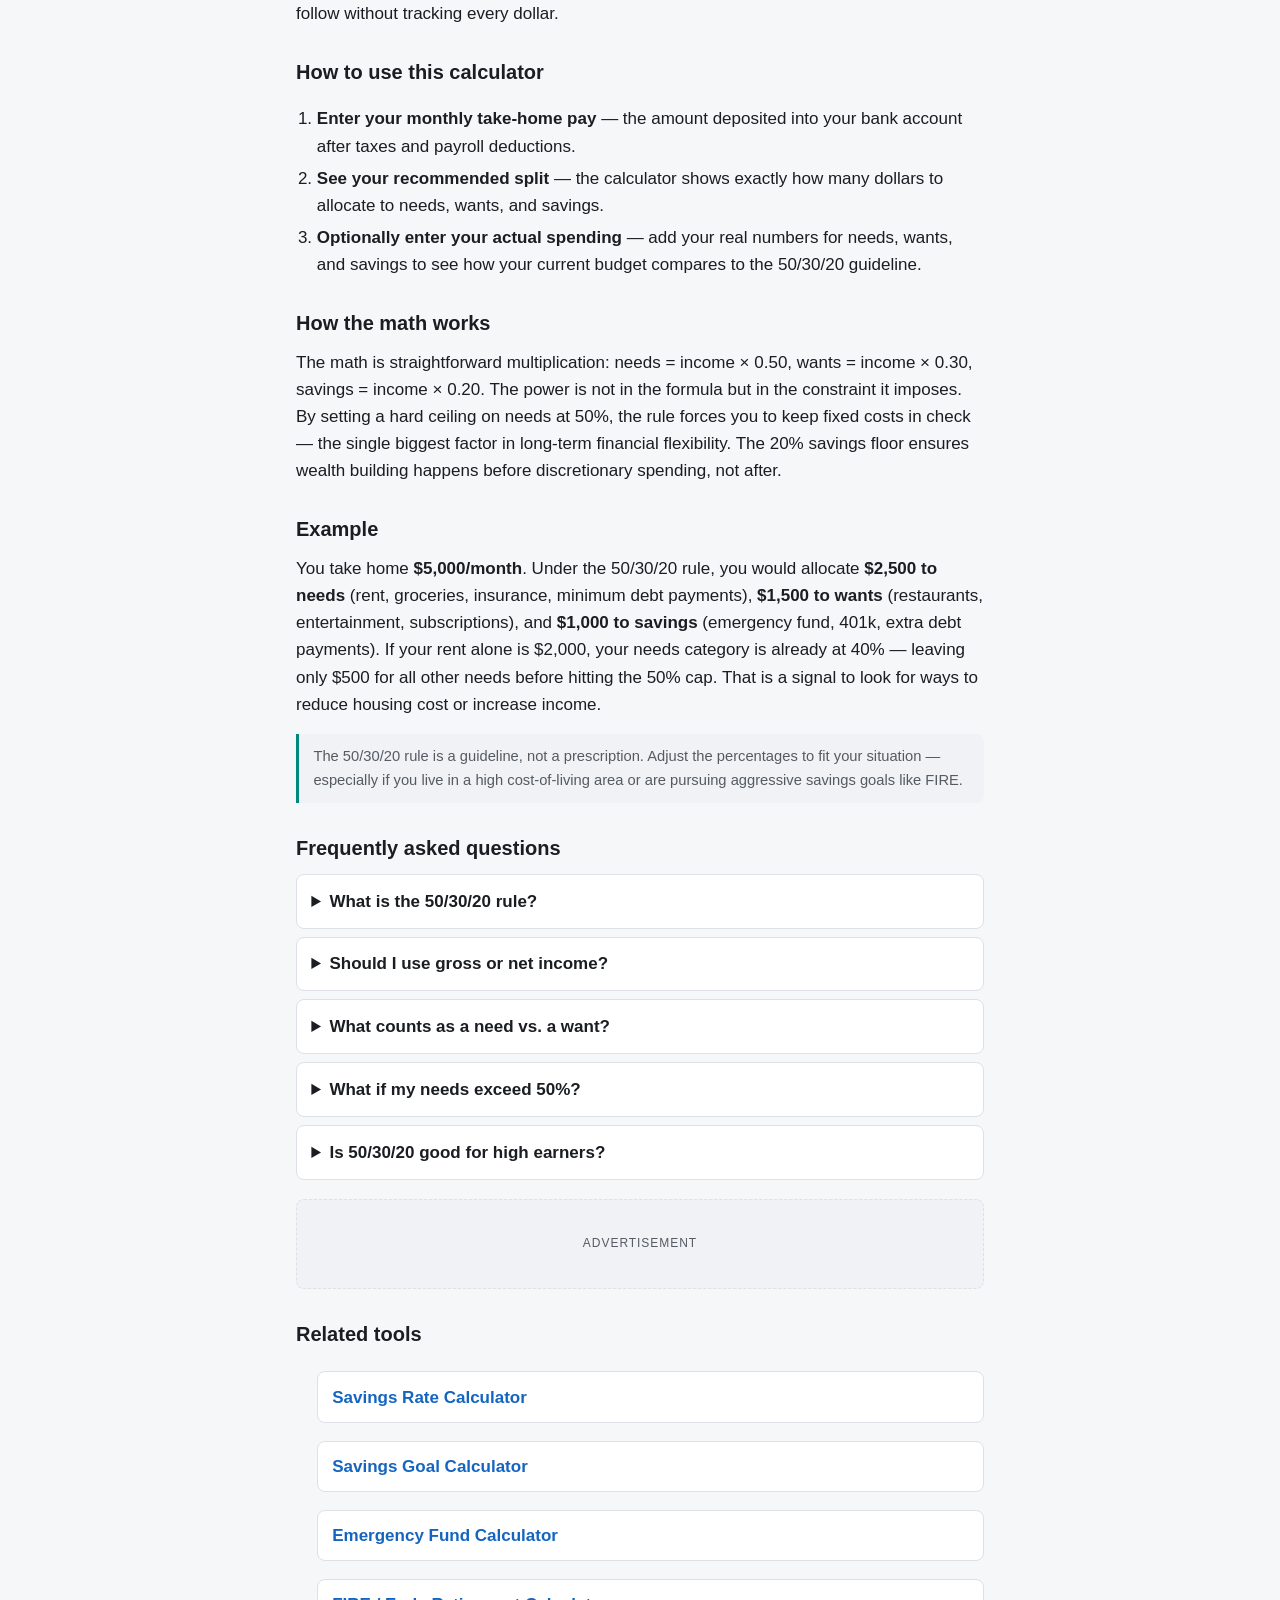
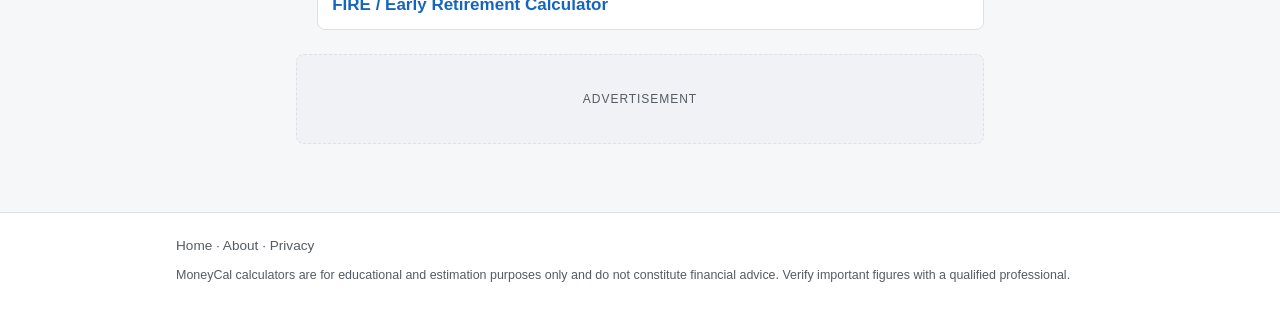
<file: finance/budget-calculator.html>
<!DOCTYPE html>
<html lang="en">
<head>
<!-- Google tag (gtag.js) -->
<script async src="https://www.googletagmanager.com/gtag/js?id=G-0LKD1BP2HB"></script>
<script>
  window.dataLayer = window.dataLayer || [];
  function gtag(){dataLayer.push(arguments);}
  gtag('js', new Date());
  gtag('config', 'G-0LKD1BP2HB');
</script>
<meta charset="utf-8">
<meta name="viewport" content="width=device-width, initial-scale=1">
<link rel="icon" href="/favicon.svg" type="image/svg+xml">
<link rel="icon" href="/favicon-32.png" sizes="32x32" type="image/png">
<link rel="apple-touch-icon" href="/apple-touch-icon.png">
<link rel="manifest" href="/manifest.json">
<meta name="theme-color" content="#1565c0">
<title>50/30/20 Budget Calculator — Free Monthly Budget Planner | MoneyCal</title>
<meta name="description" content="Free 50/30/20 budget calculator. Enter your monthly income and see exactly how much to spend on needs, wants, and savings. No signup required.">
<link rel="canonical" href="https://moneycal.co/finance/budget-calculator.html">
<meta property="og:type" content="website">
<meta property="og:url" content="https://moneycal.co/finance/budget-calculator.html">
<meta property="og:title" content="50/30/20 Budget Calculator — Free Monthly Budget Planner | MoneyCal">
<meta property="og:description" content="Free 50/30/20 budget calculator. Enter your monthly income and see exactly how much to spend on needs, wants, and savings. No signup required.">
<meta property="og:image" content="https://moneycal.co/og-image.png">
<meta property="og:site_name" content="MoneyCal">
<meta name="twitter:card" content="summary_large_image">
<meta name="twitter:title" content="50/30/20 Budget Calculator — Free Monthly Budget Planner | MoneyCal">
<meta name="twitter:description" content="Free 50/30/20 budget calculator. Enter your monthly income and see exactly how much to spend on needs, wants, and savings. No signup required.">
<meta name="twitter:image" content="https://moneycal.co/og-image.png">
<link rel="stylesheet" href="../css/main.css">
<script type="application/ld+json">
{
  "@context": "https://schema.org",
  "@type": "SoftwareApplication",
  "name": "50/30/20 Budget Calculator",
  "url": "https://moneycal.co/finance/budget-calculator.html",
  "applicationCategory": "FinanceApplication",
  "operatingSystem": "Any",
  "offers": { "@type": "Offer", "price": "0", "priceCurrency": "USD" }
}
</script>
<script type="application/ld+json">
{
  "@context": "https://schema.org",
  "@type": "BreadcrumbList",
  "itemListElement": [
    { "@type": "ListItem", "position": 1, "name": "Home", "item": "https://moneycal.co/" },
    { "@type": "ListItem", "position": 2, "name": "Finance", "item": "https://moneycal.co/#finance" },
    { "@type": "ListItem", "position": 3, "name": "50/30/20 Budget Calculator" }
  ]
}
</script>
<script type="application/ld+json">
{
  "@context": "https://schema.org",
  "@type": "FAQPage",
  "mainEntity": [
    { "@type": "Question", "name": "What is the 50/30/20 rule?", "acceptedAnswer": { "@type": "Answer", "text": "The 50/30/20 rule is a simple budgeting framework popularized by Senator Elizabeth Warren. It says to allocate 50 percent of your after-tax income to needs (housing, food, insurance, minimum debt payments), 30 percent to wants (dining out, entertainment, subscriptions, travel), and 20 percent to savings and extra debt payments (emergency fund, retirement contributions, extra loan payments)." } },
    { "@type": "Question", "name": "Should I use gross or net income for the 50/30/20 budget?", "acceptedAnswer": { "@type": "Answer", "text": "Use your net (after-tax) income, also called take-home pay. The 50/30/20 rule was designed around the money you actually receive, not your gross salary. If you contribute to a 401k or other pre-tax retirement account, you can count that toward the 20 percent savings category and use your gross minus taxes as your base." } },
    { "@type": "Question", "name": "What counts as a need vs a want?", "acceptedAnswer": { "@type": "Answer", "text": "Needs are expenses you cannot avoid: rent or mortgage, utilities, groceries, health insurance, minimum debt payments, transportation to work, and childcare. Wants are everything you choose to spend on but could live without: restaurants, streaming services, gym memberships, vacations, and upgrades beyond the basics. A car payment is a need if you need a car for work, but the difference between a base model and a luxury model is a want." } },
    { "@type": "Question", "name": "What if my needs exceed 50 percent?", "acceptedAnswer": { "@type": "Answer", "text": "Many people in high cost-of-living areas spend more than 50 percent on needs, especially housing. If your needs exceed 50 percent, first look for ways to reduce them (refinance, downsize, switch insurance). If that is not possible, adjust the split — for example 60/20/20 — but protect the 20 percent savings category. Cutting savings to fund lifestyle is the most expensive long-term mistake." } },
    { "@type": "Question", "name": "Is the 50/30/20 rule good for high earners?", "acceptedAnswer": { "@type": "Answer", "text": "High earners often find that 20 percent savings is too low for their goals and 30 percent on wants is more than they need. Many shift to 50/20/30 (flipping wants and savings) or even more aggressive splits like 40/20/40. The framework is a starting point. If you earn well and want to retire early or build wealth faster, increase the savings percentage." } }
  ]
}
</script>
<script async src="https://pagead2.googlesyndication.com/pagead/js/adsbygoogle.js?client=ca-pub-2305668373346408" crossorigin="anonymous"></script>
</head>
<body>
<header class="site-header">
  <div class="wrap">
    <a class="logo" href="../index.html">Money<span>Cal</span></a>
    <nav class="nav">
      <a href="../index.html#finance">Finance</a>
      <a href="../index.html#insurance">Insurance</a>
      <a href="../about.html">About</a>
    </nav>
  </div>
</header>

<main>
  <div class="ad-slot lead">Advertisement</div>

  <nav class="breadcrumb">
    <a href="../index.html">Home</a><span>/</span>
    <a href="../index.html#finance">Finance</a><span>/</span>
    50/30/20 Budget Calculator
  </nav>

  <h1>🧮 50/30/20 Budget Calculator</h1>
  <p class="lede">Enter your monthly take-home pay and see exactly how to split it between needs, wants, and savings.</p>

  <section class="tool" aria-label="50/30/20 budget calculator">
    <div class="field">
      <label for="income">Monthly take-home pay</label>
      <div class="input-wrap"><span class="affix pre">$</span><input type="number" id="income" value="5000" min="0" max="1000000" step="100" inputmode="decimal"></div>
    </div>
    <div class="field">
      <label for="needs">Actual monthly needs <span class="hint">(rent, utilities, groceries, insurance, min. payments)</span></label>
      <div class="input-wrap"><span class="affix pre">$</span><input type="number" id="needs" value="" min="0" max="1000000" step="50" inputmode="decimal" placeholder="optional"></div>
    </div>
    <div class="field">
      <label for="wants">Actual monthly wants <span class="hint">(dining, entertainment, subscriptions, travel)</span></label>
      <div class="input-wrap"><span class="affix pre">$</span><input type="number" id="wants" value="" min="0" max="1000000" step="50" inputmode="decimal" placeholder="optional"></div>
    </div>
    <div class="field">
      <label for="savings">Actual monthly savings <span class="hint">(retirement, emergency fund, extra debt payments)</span></label>
      <div class="input-wrap"><span class="affix pre">$</span><input type="number" id="savings" value="" min="0" max="1000000" step="50" inputmode="decimal" placeholder="optional"></div>
    </div>
    <button class="btn" id="calcBtn">Calculate</button>

    <div class="result hidden" id="result" aria-live="polite">
      <div class="headline-label">Your 50/30/20 budget</div>
      <div class="headline" id="headline">—</div>
      <div class="stats">
        <div class="stat"><div class="k">Needs (50%)</div><div class="v" id="v1">—</div></div>
        <div class="stat"><div class="k">Wants (30%)</div><div class="v" id="v2">—</div></div>
        <div class="stat"><div class="k">Savings (20%)</div><div class="v" id="v3">—</div></div>
      </div>

      <div id="barWrap" style="margin-top:1.2rem">
        <div style="font-size:.85rem;color:var(--text-soft);margin-bottom:.5rem;font-weight:600">Budget breakdown</div>
        <div id="bars"></div>
      </div>

      <div id="compareWrap" class="hidden" style="margin-top:1.2rem">
        <div style="font-size:.85rem;color:var(--text-soft);margin-bottom:.5rem;font-weight:600">Your actual vs. recommended</div>
        <div id="comparison"></div>
      </div>

      <p id="subnote" style="margin-top:.8rem;color:var(--text-soft);font-size:.9rem"></p>
    </div>
  </section>

  <div class="ad-slot">Advertisement</div>

  <section class="content">
    <h2>What is the 50/30/20 rule?</h2>
    <p>The 50/30/20 rule is a budgeting framework that divides your after-tax income into three categories: 50% for needs, 30% for wants, and 20% for savings. It was popularized by Senator Elizabeth Warren in the book <em>All Your Worth</em> and has become one of the most widely recommended starting points for personal budgeting because it is simple enough to follow without tracking every dollar.</p>

    <h2>How to use this calculator</h2>
    <ol>
      <li><strong>Enter your monthly take-home pay</strong> — the amount deposited into your bank account after taxes and payroll deductions.</li>
      <li><strong>See your recommended split</strong> — the calculator shows exactly how many dollars to allocate to needs, wants, and savings.</li>
      <li><strong>Optionally enter your actual spending</strong> — add your real numbers for needs, wants, and savings to see how your current budget compares to the 50/30/20 guideline.</li>
    </ol>

    <h2>How the math works</h2>
    <p>The math is straightforward multiplication: needs = income × 0.50, wants = income × 0.30, savings = income × 0.20. The power is not in the formula but in the constraint it imposes. By setting a hard ceiling on needs at 50%, the rule forces you to keep fixed costs in check — the single biggest factor in long-term financial flexibility. The 20% savings floor ensures wealth building happens before discretionary spending, not after.</p>

    <h2>Example</h2>
    <p>You take home <strong>$5,000/month</strong>. Under the 50/30/20 rule, you would allocate <strong>$2,500 to needs</strong> (rent, groceries, insurance, minimum debt payments), <strong>$1,500 to wants</strong> (restaurants, entertainment, subscriptions), and <strong>$1,000 to savings</strong> (emergency fund, 401k, extra debt payments). If your rent alone is $2,000, your needs category is already at 40% — leaving only $500 for all other needs before hitting the 50% cap. That is a signal to look for ways to reduce housing cost or increase income.</p>

    <div class="note">The 50/30/20 rule is a guideline, not a prescription. Adjust the percentages to fit your situation — especially if you live in a high cost-of-living area or are pursuing aggressive savings goals like FIRE.</div>

    <h2>Frequently asked questions</h2>
    <div class="faq">
      <details><summary>What is the 50/30/20 rule?</summary><p>A budgeting framework that allocates 50% of after-tax income to needs (housing, food, insurance, minimum debt payments), 30% to wants (dining, entertainment, subscriptions, travel), and 20% to savings and extra debt payments (emergency fund, retirement, extra loan payments).</p></details>
      <details><summary>Should I use gross or net income?</summary><p>Use net (take-home) pay. The rule was designed around the money you actually receive. If you contribute to a pre-tax 401k, count that toward the 20% savings category and use gross minus taxes as your base.</p></details>
      <details><summary>What counts as a need vs. a want?</summary><p>Needs are unavoidable: rent/mortgage, utilities, groceries, health insurance, minimum debt payments, transportation to work. Wants are optional: restaurants, streaming, gym, vacations, luxury upgrades. A car payment is a need if required for work — but the difference between a base model and a luxury model is a want.</p></details>
      <details><summary>What if my needs exceed 50%?</summary><p>Common in high cost-of-living areas. First try to reduce needs (refinance, downsize, switch providers). If not possible, adjust the split (e.g. 60/20/20) but protect the 20% savings floor. Cutting savings to fund lifestyle is the most expensive long-term mistake.</p></details>
      <details><summary>Is 50/30/20 good for high earners?</summary><p>High earners often find 20% savings too low and 30% wants too high. Many shift to 50/20/30 or 40/20/40. The framework is a starting point — if you want to retire early or build wealth faster, increase the savings percentage.</p></details>
    </div>

    <div class="ad-slot">Advertisement</div>

    <h2>Related tools</h2>
    <ul class="related">
      <li><a href="savings-rate-calculator.html">Savings Rate Calculator</a></li>
      <li><a href="savings-goal-calculator.html">Savings Goal Calculator</a></li>
      <li><a href="emergency-fund-calculator.html">Emergency Fund Calculator</a></li>
      <li><a href="fire-calculator.html">FIRE / Early Retirement Calculator</a></li>
    </ul>

    <div class="ad-slot">Advertisement</div>
  </section>
</main>

<footer class="site-footer">
  <div class="wrap">
    <a href="../index.html">Home</a> · <a href="../about.html">About</a> · <a href="../privacy.html">Privacy</a>
    <p class="disclaimer">MoneyCal calculators are for educational and estimation purposes only and do not constitute financial advice. Verify important figures with a qualified professional.</p>
  </div>
</footer>

<script>
"use strict";

function fmtMoney(n) { return "$" + Math.round(n).toLocaleString("en-US"); }
function fmtPct(n) { return n.toFixed(1) + "%"; }

var CATS = [
  { id: "needs", label: "Needs", pct: 50, color: "#1565c0" },
  { id: "wants", label: "Wants", pct: 30, color: "#ef6c00" },
  { id: "savings", label: "Savings", pct: 20, color: "#2e7d32" }
];

function renderBars(income) {
  var wrap = document.getElementById("bars");
  wrap.innerHTML = "";
  CATS.forEach(function(c) {
    var amt = income * c.pct / 100;
    var row = document.createElement("div");
    row.style.cssText = "display:flex;align-items:center;gap:8px;margin-bottom:8px;font-size:.85rem";

    var lbl = document.createElement("span");
    lbl.style.cssText = "min-width:70px;color:var(--text-soft);font-weight:500";
    lbl.textContent = c.label;

    var barBg = document.createElement("div");
    barBg.style.cssText = "flex:1;height:18px;background:var(--bg-card);border-radius:4px;overflow:hidden;border:1px solid var(--border)";

    var fill = document.createElement("div");
    fill.style.cssText = "height:100%;border-radius:4px;background:" + c.color + ";width:" + c.pct + "%;opacity:0.75";
    barBg.appendChild(fill);

    var val = document.createElement("span");
    val.style.cssText = "min-width:80px;text-align:right;font-weight:600";
    val.textContent = fmtMoney(amt);

    row.appendChild(lbl);
    row.appendChild(barBg);
    row.appendChild(val);
    wrap.appendChild(row);
  });
}

function renderComparison(income, actNeeds, actWants, actSavings) {
  var wrap = document.getElementById("comparison");
  wrap.innerHTML = "";
  var actuals = [actNeeds, actWants, actSavings];

  CATS.forEach(function(c, i) {
    var target = income * c.pct / 100;
    var actual = actuals[i];
    var diff = actual - target;

    var row = document.createElement("div");
    row.style.cssText = "display:flex;align-items:center;gap:8px;margin-bottom:8px;font-size:.85rem";

    var lbl = document.createElement("span");
    lbl.style.cssText = "min-width:70px;color:var(--text-soft);font-weight:500";
    lbl.textContent = c.label;

    var barBg = document.createElement("div");
    barBg.style.cssText = "flex:1;height:18px;background:var(--bg-card);border-radius:4px;overflow:hidden;border:1px solid var(--border);position:relative";

    var maxVal = Math.max(target, actual, 1);
    var targetW = (target / maxVal) * 100;
    var actualW = (actual / maxVal) * 100;

    var targetFill = document.createElement("div");
    targetFill.style.cssText = "position:absolute;height:100%;border-radius:4px;background:" + c.color + ";opacity:0.25;width:" + Math.round(targetW) + "%";
    barBg.appendChild(targetFill);

    var actualFill = document.createElement("div");
    actualFill.style.cssText = "position:absolute;height:100%;border-radius:4px;background:" + c.color + ";opacity:0.75;width:" + Math.round(actualW) + "%";
    barBg.appendChild(actualFill);

    var val = document.createElement("span");
    val.style.cssText = "min-width:120px;text-align:right;font-weight:600";
    var diffStr = diff > 0 ? " (+" + fmtMoney(diff) + ")" : diff < 0 ? " (" + fmtMoney(diff) + ")" : "";
    val.textContent = fmtMoney(actual) + diffStr;
    if (c.id === "savings" && diff < 0) val.style.color = "#c62828";
    if (c.id === "savings" && diff >= 0) val.style.color = "#2e7d32";
    if (c.id !== "savings" && diff > 0) val.style.color = "#c62828";
    if (c.id !== "savings" && diff <= 0) val.style.color = "#2e7d32";

    row.appendChild(lbl);
    row.appendChild(barBg);
    row.appendChild(val);
    wrap.appendChild(row);
  });
}

function run() {
  var income = Math.min(Math.max(parseFloat(document.getElementById("income").value) || 0, 0), 1000000);
  var actNeeds = parseFloat(document.getElementById("needs").value);
  var actWants = parseFloat(document.getElementById("wants").value);
  var actSavings = parseFloat(document.getElementById("savings").value);

  var needsTarget = income * 0.50;
  var wantsTarget = income * 0.30;
  var savingsTarget = income * 0.20;

  document.getElementById("headline").textContent = fmtMoney(income) + "/mo";
  document.getElementById("v1").textContent = fmtMoney(needsTarget);
  document.getElementById("v2").textContent = fmtMoney(wantsTarget);
  document.getElementById("v3").textContent = fmtMoney(savingsTarget);

  renderBars(income);

  var hasActuals = !isNaN(actNeeds) || !isNaN(actWants) || !isNaN(actSavings);
  var compareWrap = document.getElementById("compareWrap");

  if (hasActuals) {
    actNeeds = Math.min(Math.max(actNeeds || 0, 0), 1000000);
    actWants = Math.min(Math.max(actWants || 0, 0), 1000000);
    actSavings = Math.min(Math.max(actSavings || 0, 0), 1000000);
    renderComparison(income, actNeeds, actWants, actSavings);
    compareWrap.classList.remove("hidden");
  } else {
    compareWrap.classList.add("hidden");
  }

  var note = document.getElementById("subnote");
  if (income === 0) {
    note.textContent = "Enter your take-home pay to see your budget breakdown.";
  } else if (hasActuals) {
    var savingsDiff = actSavings - savingsTarget;
    var totalActual = actNeeds + actWants + actSavings;
    var unaccounted = income - totalActual;
    var parts = [];
    if (savingsDiff >= 0) {
      parts.push("You're meeting or exceeding the 20% savings target — strong position.");
    } else {
      parts.push("You're " + fmtMoney(Math.abs(savingsDiff)) + "/mo short of the 20% savings target.");
    }
    if (Math.abs(unaccounted) > 1) {
      parts.push(fmtMoney(Math.abs(unaccounted)) + (unaccounted > 0 ? " unaccounted for — likely uncategorized spending." : " over budget — spending exceeds income."));
    }
    note.textContent = parts.join(" ");
  } else {
    note.textContent = "Add your actual spending in each category to see how you compare to the guideline.";
  }

  document.getElementById("result").classList.remove("hidden");
}

(function() {
  document.querySelectorAll('input[type="number"]').forEach(function(el) {
    el.addEventListener('input', function() {
      var v = parseFloat(el.value);
      if (isNaN(v)) return;
      var mx = parseFloat(el.getAttribute('max'));
      var mn = parseFloat(el.getAttribute('min')) || 0;
      if (!isNaN(mx) && v > mx) el.value = mx;
      if (!isNaN(mn) && v < mn) el.value = mn;
    });
  });
})();

document.getElementById("calcBtn").addEventListener("click", run);
run();
</script>
</body>
</html>
</file>
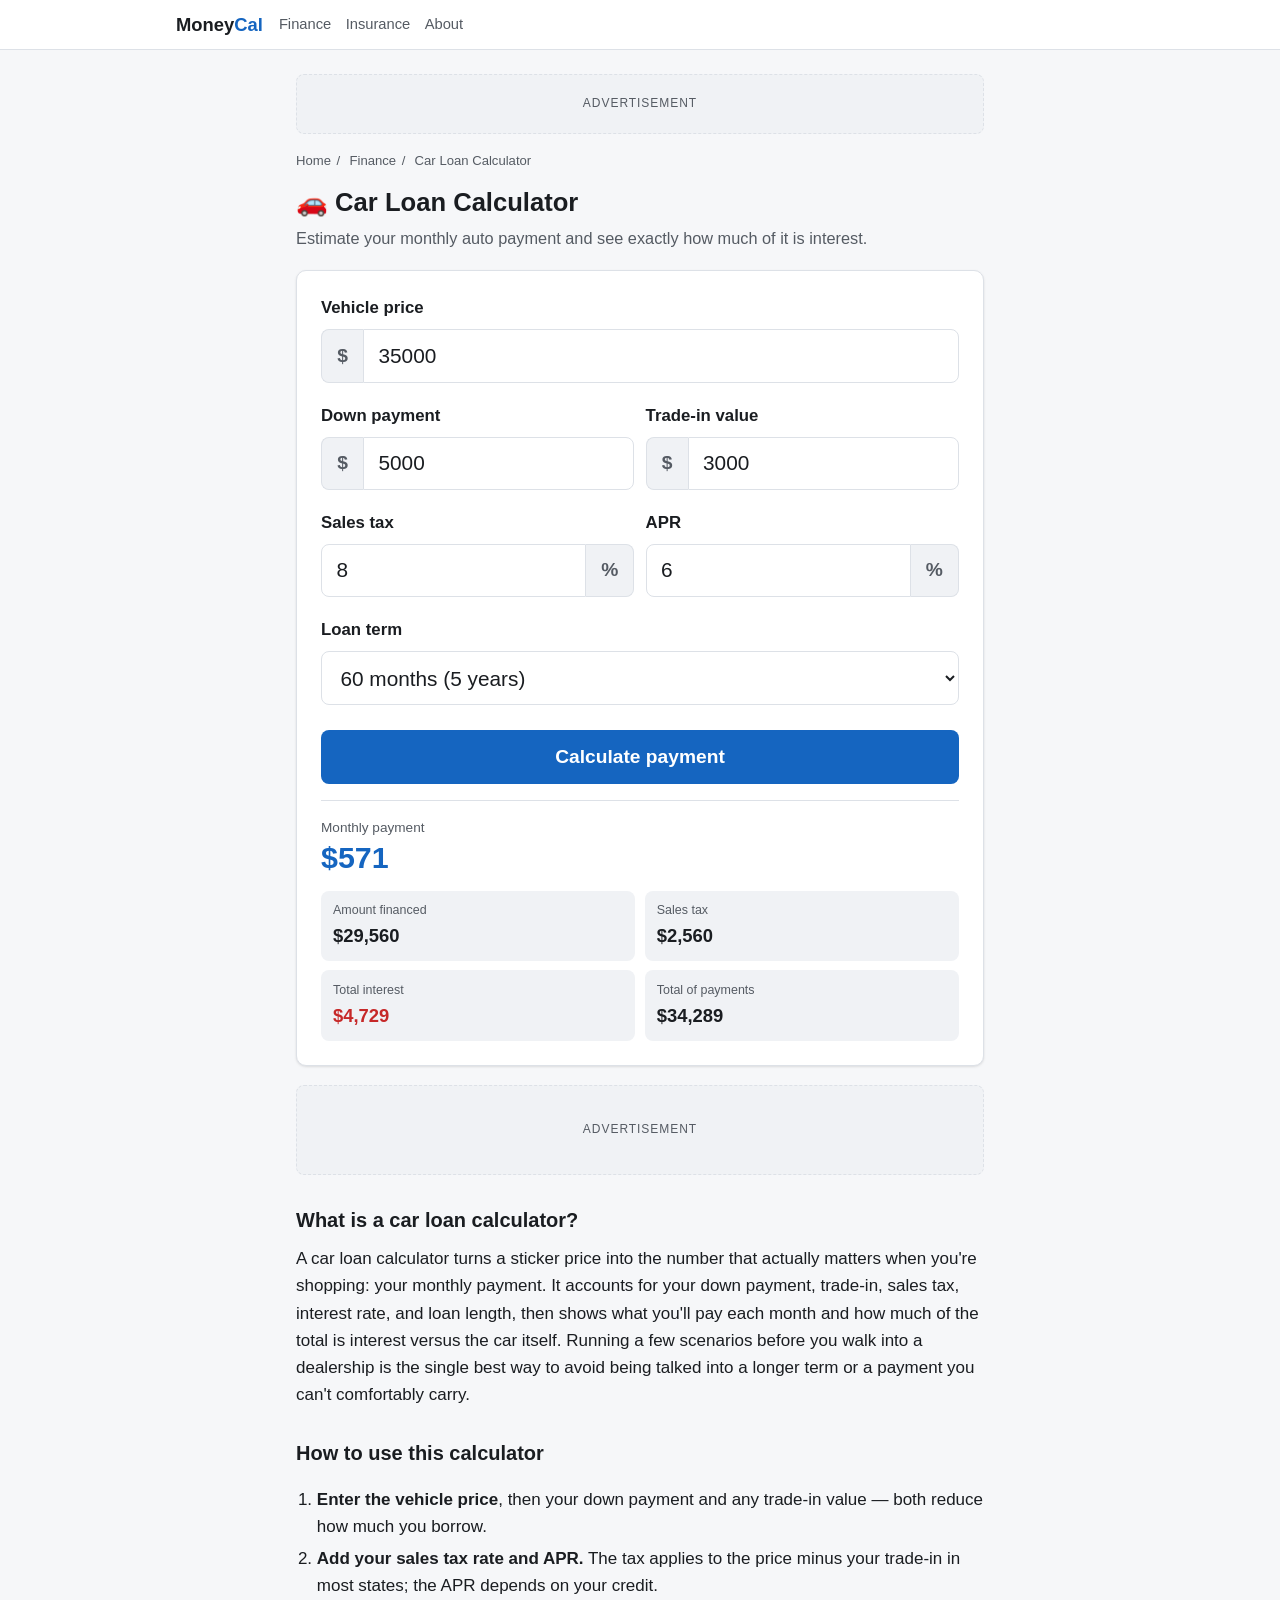
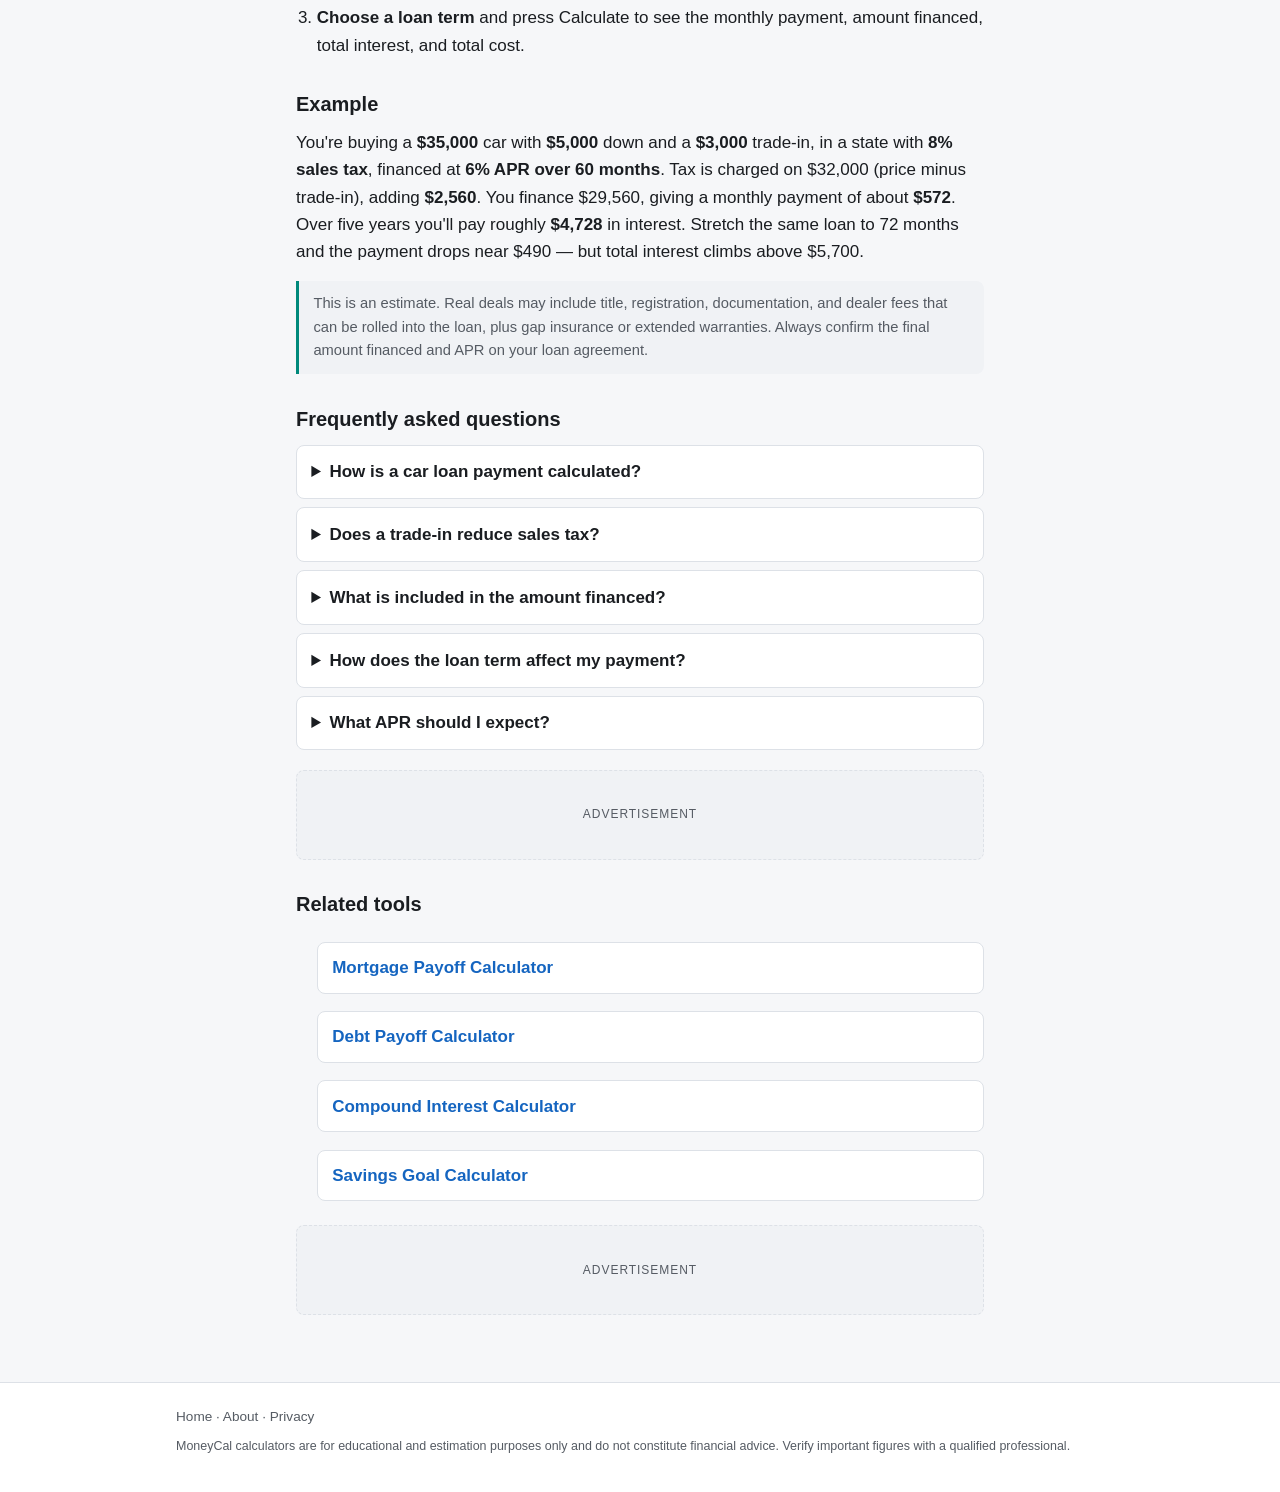
<file: finance/car-loan-calculator.html>
<!DOCTYPE html>
<html lang="en">
<head>
<!-- Google tag (gtag.js) -->
<script async src="https://www.googletagmanager.com/gtag/js?id=G-0LKD1BP2HB"></script>
<script>
  window.dataLayer = window.dataLayer || [];
  function gtag(){dataLayer.push(arguments);}
  gtag('js', new Date());
  gtag('config', 'G-0LKD1BP2HB');
</script>
<meta charset="utf-8">
<meta name="viewport" content="width=device-width, initial-scale=1">
<link rel="icon" href="/favicon.svg" type="image/svg+xml">
<link rel="icon" href="/favicon-32.png" sizes="32x32" type="image/png">
<link rel="apple-touch-icon" href="/apple-touch-icon.png">
<link rel="manifest" href="/manifest.json">
<meta name="theme-color" content="#1565c0">
<title>Car Loan Calculator — Monthly Auto Payment & Total Interest | MoneyCal</title>
<meta name="description" content="Free car loan calculator. Estimate your monthly auto payment, total interest, and loan cost from the vehicle price, down payment, trade-in, sales tax, APR, and term.">
<link rel="canonical" href="https://moneycal.co/finance/car-loan-calculator.html">
<meta property="og:type" content="website">
<meta property="og:url" content="https://moneycal.co/finance/car-loan-calculator.html">
<meta property="og:title" content="Car Loan Calculator — Monthly Auto Payment &amp; Total Interest | MoneyCal">
<meta property="og:description" content="Free car loan calculator. Estimate your monthly auto payment, total interest, and loan cost from the vehicle price, down payment, trade-in, sales tax, APR, and term.">
<meta property="og:image" content="https://moneycal.co/og-image.png">
<meta property="og:site_name" content="MoneyCal">
<meta name="twitter:card" content="summary_large_image">
<meta name="twitter:title" content="Car Loan Calculator — Monthly Auto Payment &amp; Total Interest | MoneyCal">
<meta name="twitter:description" content="Free car loan calculator. Estimate your monthly auto payment, total interest, and loan cost from the vehicle price, down payment, trade-in, sales tax, APR, and term.">
<meta name="twitter:image" content="https://moneycal.co/og-image.png">
<link rel="stylesheet" href="../css/main.css">
<script type="application/ld+json">
{
  "@context": "https://schema.org",
  "@type": "SoftwareApplication",
  "name": "Car Loan Calculator",
  "url": "https://moneycal.co/finance/car-loan-calculator.html",
  "applicationCategory": "FinanceApplication",
  "operatingSystem": "Any",
  "offers": { "@type": "Offer", "price": "0", "priceCurrency": "USD" }
}
</script>
<script type="application/ld+json">
{
  "@context": "https://schema.org",
  "@type": "BreadcrumbList",
  "itemListElement": [
    { "@type": "ListItem", "position": 1, "name": "Home", "item": "https://moneycal.co/" },
    { "@type": "ListItem", "position": 2, "name": "Finance", "item": "https://moneycal.co/#finance" },
    { "@type": "ListItem", "position": 3, "name": "Car Loan Calculator" }
  ]
}
</script>
<script type="application/ld+json">
{
  "@context": "https://schema.org",
  "@type": "FAQPage",
  "mainEntity": [
    { "@type": "Question", "name": "How is a car loan payment calculated?", "acceptedAnswer": { "@type": "Answer", "text": "Your monthly payment is the amount financed spread over the loan term using standard amortization. The formula is M = P x r / (1 - (1 + r)^-n), where P is the amount financed, r is the monthly interest rate (APR divided by 12), and n is the number of months." } },
    { "@type": "Question", "name": "Does a trade-in reduce sales tax?", "acceptedAnswer": { "@type": "Answer", "text": "In most US states, yes. The trade-in value is subtracted from the vehicle price before sales tax is applied, so a trade-in lowers both the amount you finance and the tax you owe. A few states tax the full purchase price regardless." } },
    { "@type": "Question", "name": "What is included in the amount financed?", "acceptedAnswer": { "@type": "Answer", "text": "The amount financed is the vehicle price plus sales tax, minus your down payment and trade-in value. Fees like title and registration can also be rolled in, but this calculator focuses on price, tax, down payment, and trade-in." } },
    { "@type": "Question", "name": "How does the loan term affect my payment?", "acceptedAnswer": { "@type": "Answer", "text": "A longer term lowers your monthly payment but increases the total interest you pay, because you borrow the money for longer. A shorter term raises the monthly payment but saves money overall. Compare a few terms to find the balance you can afford." } },
    { "@type": "Question", "name": "What APR should I expect on a car loan?", "acceptedAnswer": { "@type": "Answer", "text": "Auto loan APRs depend heavily on your credit score, whether the car is new or used, and the lender. Borrowers with strong credit get the lowest rates, while used cars and weaker credit carry higher rates. Get pre-approved to know your real number before shopping." } }
  ]
}
</script>
<script async src="https://pagead2.googlesyndication.com/pagead/js/adsbygoogle.js?client=ca-pub-2305668373346408" crossorigin="anonymous"></script>
</head>
<body>
<header class="site-header">
  <div class="wrap">
    <a class="logo" href="../index.html">Money<span>Cal</span></a>
    <nav class="nav">
      <a href="../index.html#finance">Finance</a>
      <a href="../index.html#insurance">Insurance</a>
      <a href="../about.html">About</a>
    </nav>
  </div>
</header>

<main>
  <div class="ad-slot lead">Advertisement</div>

  <nav class="breadcrumb">
    <a href="../index.html">Home</a><span>/</span>
    <a href="../index.html#finance">Finance</a><span>/</span>
    Car Loan Calculator
  </nav>

  <h1>🚗 Car Loan Calculator</h1>
  <p class="lede">Estimate your monthly auto payment and see exactly how much of it is interest.</p>

  <!-- ABOVE-THE-FOLD TOOL -->
  <section class="tool" aria-label="Car loan calculator">
    <div class="field">
      <label for="price">Vehicle price</label>
      <div class="input-wrap"><span class="affix pre">$</span><input type="number" id="price" value="35000" min="0" max="500000" step="500" inputmode="decimal"></div>
    </div>
    <div class="row2">
      <div class="field">
        <label for="down">Down payment</label>
        <div class="input-wrap"><span class="affix pre">$</span><input type="number" id="down" value="5000" min="0" max="500000" step="500" inputmode="decimal"></div>
      </div>
      <div class="field">
        <label for="trade">Trade-in value</label>
        <div class="input-wrap"><span class="affix pre">$</span><input type="number" id="trade" value="3000" min="0" max="300000" step="500" inputmode="decimal"></div>
      </div>
    </div>
    <div class="row2">
      <div class="field">
        <label for="tax">Sales tax</label>
        <div class="input-wrap"><input type="number" id="tax" value="8" min="0" max="25" step="0.1" inputmode="decimal"><span class="affix post">%</span></div>
      </div>
      <div class="field">
        <label for="apr">APR</label>
        <div class="input-wrap"><input type="number" id="apr" value="6" min="0" max="50" step="0.1" inputmode="decimal"><span class="affix post">%</span></div>
      </div>
    </div>
    <div class="field">
      <label for="term">Loan term</label>
      <select id="term">
        <option value="36">36 months (3 years)</option>
        <option value="48">48 months (4 years)</option>
        <option value="60" selected>60 months (5 years)</option>
        <option value="72">72 months (6 years)</option>
        <option value="84">84 months (7 years)</option>
      </select>
    </div>
    <button class="btn" id="calcBtn">Calculate payment</button>

    <div class="result hidden" id="result" aria-live="polite">
      <div class="headline-label">Monthly payment</div>
      <div class="headline" id="payment">—</div>
      <div class="stats">
        <div class="stat"><div class="k">Amount financed</div><div class="v" id="financed">—</div></div>
        <div class="stat"><div class="k">Sales tax</div><div class="v" id="taxAmt">—</div></div>
        <div class="stat"><div class="k">Total interest</div><div class="v warn" id="interest">—</div></div>
        <div class="stat"><div class="k">Total of payments</div><div class="v" id="totalPaid">—</div></div>
      </div>
    </div>
  </section>

  <div class="ad-slot">Advertisement</div>

  <section class="content">
    <h2>What is a car loan calculator?</h2>
    <p>A car loan calculator turns a sticker price into the number that actually matters when you're shopping: your monthly payment. It accounts for your down payment, trade-in, sales tax, interest rate, and loan length, then shows what you'll pay each month and how much of the total is interest versus the car itself. Running a few scenarios before you walk into a dealership is the single best way to avoid being talked into a longer term or a payment you can't comfortably carry.</p>

    <h2>How to use this calculator</h2>
    <ol>
      <li><strong>Enter the vehicle price</strong>, then your down payment and any trade-in value — both reduce how much you borrow.</li>
      <li><strong>Add your sales tax rate and APR.</strong> The tax applies to the price minus your trade-in in most states; the APR depends on your credit.</li>
      <li><strong>Choose a loan term</strong> and press Calculate to see the monthly payment, amount financed, total interest, and total cost.</li>
    </ol>

    <h2>Example</h2>
    <p>You're buying a <strong>$35,000</strong> car with <strong>$5,000</strong> down and a <strong>$3,000</strong> trade-in, in a state with <strong>8% sales tax</strong>, financed at <strong>6% APR over 60 months</strong>. Tax is charged on $32,000 (price minus trade-in), adding <strong>$2,560</strong>. You finance $29,560, giving a monthly payment of about <strong>$572</strong>. Over five years you'll pay roughly <strong>$4,728</strong> in interest. Stretch the same loan to 72 months and the payment drops near $490 — but total interest climbs above $5,700.</p>

    <div class="note">This is an estimate. Real deals may include title, registration, documentation, and dealer fees that can be rolled into the loan, plus gap insurance or extended warranties. Always confirm the final amount financed and APR on your loan agreement.</div>

    <h2>Frequently asked questions</h2>
    <div class="faq">
      <details><summary>How is a car loan payment calculated?</summary><p>Your payment spreads the amount financed over the term using amortization: <strong>M = P × r / (1 − (1 + r)<sup>−n</sup>)</strong>, where P is the amount financed, r is the monthly rate (APR ÷ 12), and n is the number of months.</p></details>
      <details><summary>Does a trade-in reduce sales tax?</summary><p>In most US states, yes — the trade-in value is subtracted from the price before tax, lowering both what you finance and the tax owed. A few states tax the full price regardless.</p></details>
      <details><summary>What is included in the amount financed?</summary><p>Vehicle price plus sales tax, minus your down payment and trade-in. Title and registration fees can also be rolled in; this calculator focuses on price, tax, down, and trade-in.</p></details>
      <details><summary>How does the loan term affect my payment?</summary><p>A longer term lowers the monthly payment but raises total interest, since you borrow longer. A shorter term costs more monthly but saves overall. Compare a few terms to find your balance.</p></details>
      <details><summary>What APR should I expect?</summary><p>It depends on your credit score, new vs. used, and the lender. Strong credit gets the lowest rates; used cars and weaker credit carry higher ones. Get pre-approved to know your real number before shopping.</p></details>
    </div>

    <div class="ad-slot">Advertisement</div>

    <h2>Related tools</h2>
    <ul class="related">
      <li><a href="mortgage-payoff-calculator.html">Mortgage Payoff Calculator</a></li>
      <li><a href="debt-payoff-calculator.html">Debt Payoff Calculator</a></li>
      <li><a href="compound-interest-calculator.html">Compound Interest Calculator</a></li>
      <li><a href="savings-goal-calculator.html">Savings Goal Calculator</a></li>
    </ul>

    <div class="ad-slot">Advertisement</div>
  </section>
</main>

<footer class="site-footer">
  <div class="wrap">
    <a href="../index.html">Home</a> · <a href="../about.html">About</a> · <a href="../privacy.html">Privacy</a>
    <p class="disclaimer">MoneyCal calculators are for educational and estimation purposes only and do not constitute financial advice. Verify important figures with a qualified professional.</p>
  </div>
</footer>

<script>
"use strict";
function computeLoan({ price, down, trade, taxPct, aprPct, term }) {
  var taxable = Math.max(0, price - trade);      // trade-in reduces taxable amount (most states)
  var tax = taxable * (taxPct / 100);
  var financed = Math.max(0, price + tax - down - trade);
  var r = aprPct / 100 / 12;
  var payment;
  if (financed === 0) {
    payment = 0;
  } else if (r === 0) {
    payment = financed / term;
  } else {
    payment = financed * r / (1 - Math.pow(1 + r, -term));
  }
  var totalPaid = payment * term;
  var interest = totalPaid - financed;
  return { tax: tax, financed: financed, payment: payment, totalPaid: totalPaid, interest: interest };
}

function fmtMoney(n) { return "$" + Math.round(n).toLocaleString("en-US"); }

function clampField(id, lo, hi) {
  var el = document.getElementById(id);
  var v = Math.min(Math.max(parseFloat(el.value) || 0, lo), hi);
  el.value = v;
  return v;
}

function run() {
  var data = {
    price:  clampField("price", 0, 500000),
    down:   clampField("down", 0, 500000),
    trade:  clampField("trade", 0, 300000),
    taxPct: clampField("tax", 0, 25),
    aprPct: clampField("apr", 0, 50),
    term:   parseInt(document.getElementById("term").value, 10)
  };
  var out = computeLoan(data);
  document.getElementById("payment").textContent = fmtMoney(out.payment);
  document.getElementById("financed").textContent = fmtMoney(out.financed);
  document.getElementById("taxAmt").textContent = fmtMoney(out.tax);
  document.getElementById("interest").textContent = fmtMoney(out.interest);
  document.getElementById("totalPaid").textContent = fmtMoney(out.totalPaid);
  document.getElementById("result").classList.remove("hidden");
}

(function() {
  document.querySelectorAll('input[type="number"]').forEach(function(el) {
    el.addEventListener('input', function() {
      var v = parseFloat(el.value);
      if (isNaN(v)) return;
      var mx = parseFloat(el.getAttribute('max'));
      var mn = parseFloat(el.getAttribute('min')) || 0;
      if (!isNaN(mx) && v > mx) el.value = mx;
      if (!isNaN(mn) && v < mn) el.value = mn;
    });
  });
})();

document.getElementById("calcBtn").addEventListener("click", run);
run();
</script>
</body>
</html>
</file>
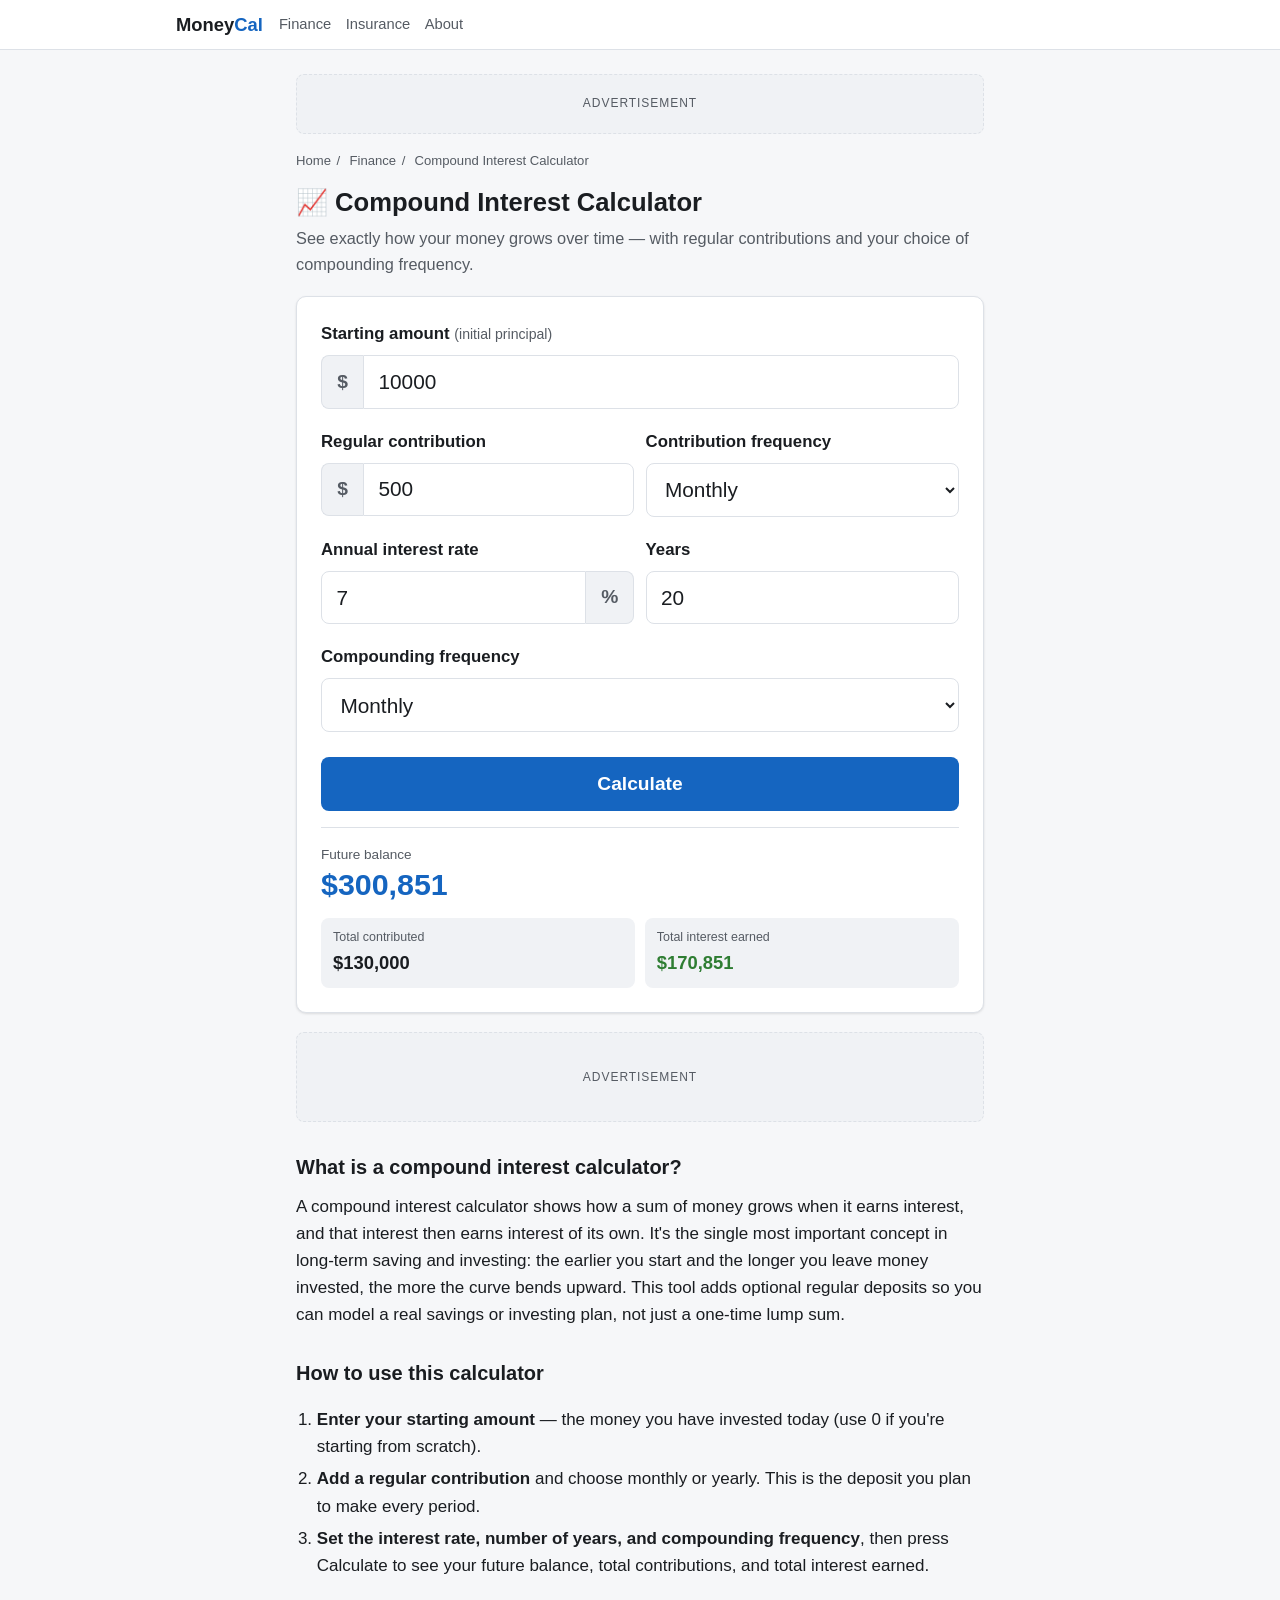
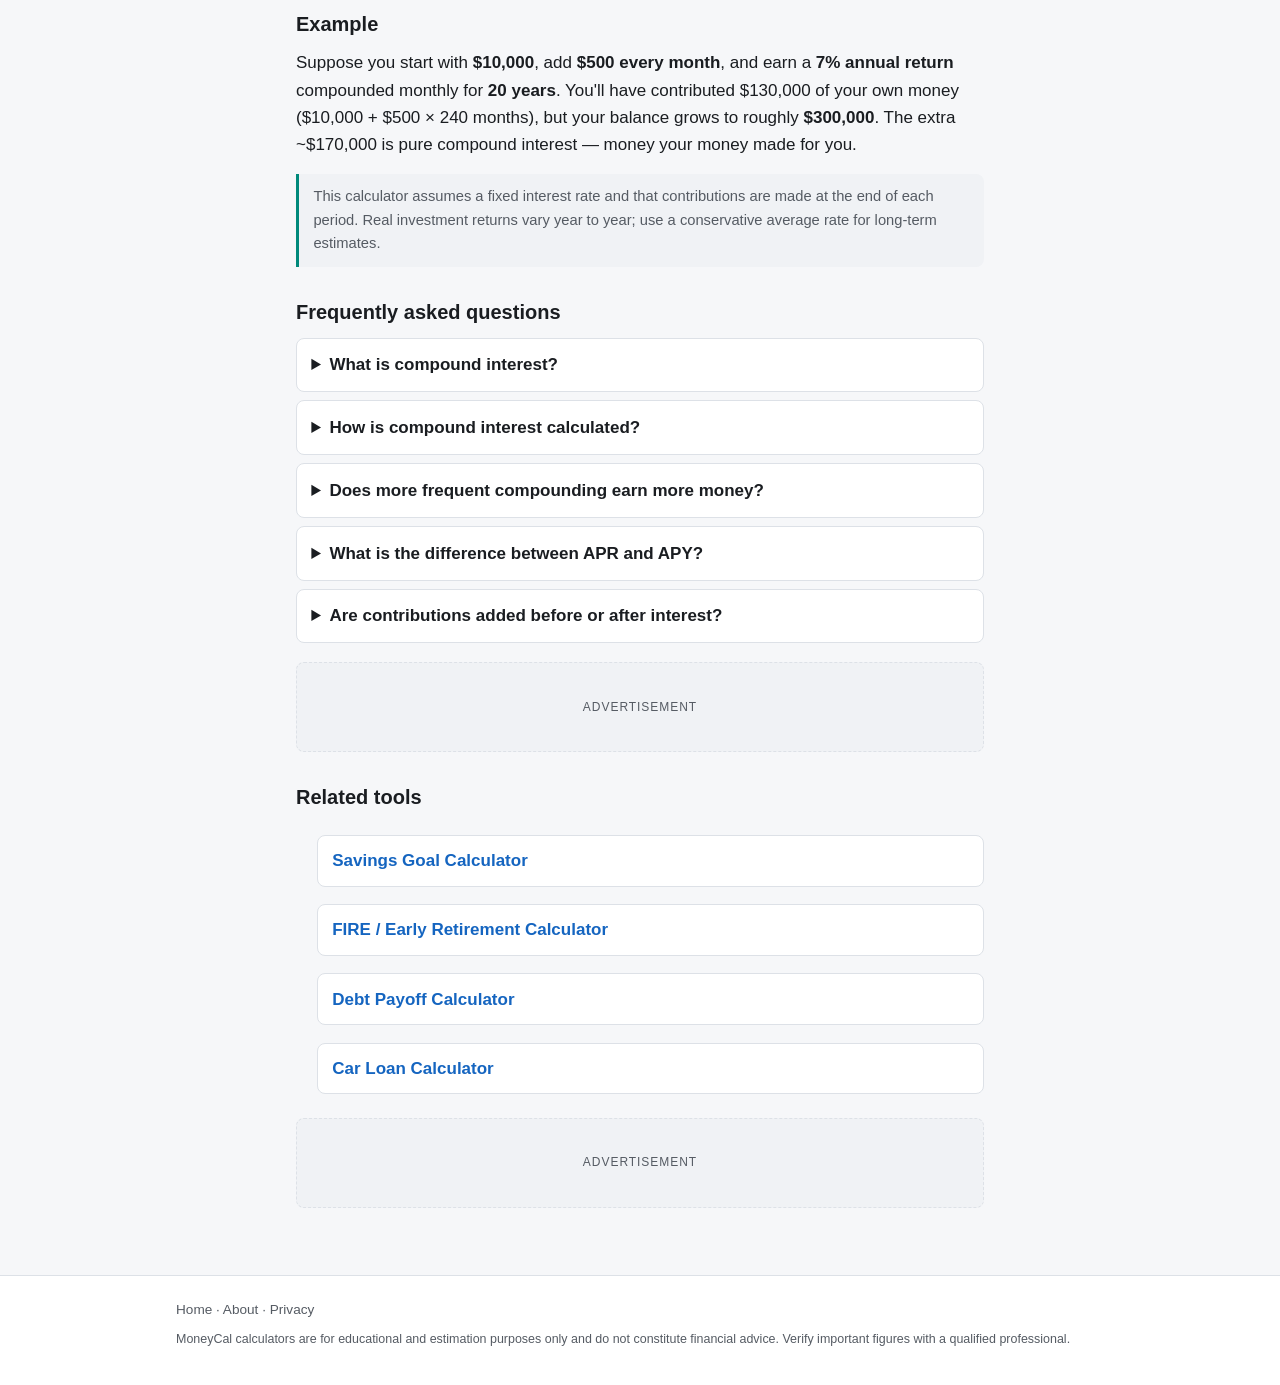
<file: finance/compound-interest-calculator.html>
<!DOCTYPE html>
<html lang="en">
<head>
<!-- Google tag (gtag.js) -->
<script async src="https://www.googletagmanager.com/gtag/js?id=G-0LKD1BP2HB"></script>
<script>
  window.dataLayer = window.dataLayer || [];
  function gtag(){dataLayer.push(arguments);}
  gtag('js', new Date());
  gtag('config', 'G-0LKD1BP2HB');
</script>
<meta charset="utf-8">
<meta name="viewport" content="width=device-width, initial-scale=1">
<link rel="icon" href="/favicon.svg" type="image/svg+xml">
<link rel="icon" href="/favicon-32.png" sizes="32x32" type="image/png">
<link rel="apple-touch-icon" href="/apple-touch-icon.png">
<link rel="manifest" href="/manifest.json">
<meta name="theme-color" content="#1565c0">
<title>Compound Interest Calculator — Daily, Monthly & Yearly | MoneyCal</title>
<meta name="description" content="Free compound interest calculator. See how your savings grow with regular contributions, any interest rate, and daily, monthly, or yearly compounding. Instant results.">
<link rel="canonical" href="https://moneycal.co/finance/compound-interest-calculator.html">
<meta property="og:type" content="website">
<meta property="og:url" content="https://moneycal.co/finance/compound-interest-calculator.html">
<meta property="og:title" content="Compound Interest Calculator — Daily, Monthly &amp; Yearly | MoneyCal">
<meta property="og:description" content="Free compound interest calculator. See how your savings grow with regular contributions, any interest rate, and daily, monthly, or yearly compounding. Instant results.">
<meta property="og:image" content="https://moneycal.co/og-image.png">
<meta property="og:site_name" content="MoneyCal">
<meta name="twitter:card" content="summary_large_image">
<meta name="twitter:title" content="Compound Interest Calculator — Daily, Monthly &amp; Yearly | MoneyCal">
<meta name="twitter:description" content="Free compound interest calculator. See how your savings grow with regular contributions, any interest rate, and daily, monthly, or yearly compounding. Instant results.">
<meta name="twitter:image" content="https://moneycal.co/og-image.png">
<link rel="stylesheet" href="../css/main.css">
<script type="application/ld+json">
{
  "@context": "https://schema.org",
  "@type": "SoftwareApplication",
  "name": "Compound Interest Calculator",
  "url": "https://moneycal.co/finance/compound-interest-calculator.html",
  "applicationCategory": "FinanceApplication",
  "operatingSystem": "Any",
  "offers": { "@type": "Offer", "price": "0", "priceCurrency": "USD" }
}
</script>
<script type="application/ld+json">
{
  "@context": "https://schema.org",
  "@type": "BreadcrumbList",
  "itemListElement": [
    { "@type": "ListItem", "position": 1, "name": "Home", "item": "https://moneycal.co/" },
    { "@type": "ListItem", "position": 2, "name": "Finance", "item": "https://moneycal.co/#finance" },
    { "@type": "ListItem", "position": 3, "name": "Compound Interest Calculator" }
  ]
}
</script>
<script type="application/ld+json">
{
  "@context": "https://schema.org",
  "@type": "FAQPage",
  "mainEntity": [
    { "@type": "Question", "name": "What is compound interest?", "acceptedAnswer": { "@type": "Answer", "text": "Compound interest is interest earned on both your original money and on the interest it has already earned. Over time this creates exponential growth, because each period you earn interest on a slightly larger balance." } },
    { "@type": "Question", "name": "How is compound interest calculated?", "acceptedAnswer": { "@type": "Answer", "text": "The core formula is A = P(1 + r/n)^(nt), where P is the starting principal, r is the annual rate as a decimal, n is the number of times interest compounds per year, and t is the number of years. When you add regular contributions, each deposit also compounds for the remaining time." } },
    { "@type": "Question", "name": "Does more frequent compounding earn more money?", "acceptedAnswer": { "@type": "Answer", "text": "Yes, but the difference is small. Daily compounding earns slightly more than monthly, which earns slightly more than yearly, for the same nominal rate. The gap between daily and monthly compounding is usually a fraction of a percent." } },
    { "@type": "Question", "name": "What is the difference between APR and APY?", "acceptedAnswer": { "@type": "Answer", "text": "APR is the nominal annual rate before compounding. APY (annual percentage yield) is the effective rate after compounding is applied. APY is always equal to or higher than APR for the same account." } },
    { "@type": "Question", "name": "Are contributions added before or after interest?", "acceptedAnswer": { "@type": "Answer", "text": "This calculator adds each contribution at the end of the period (an ordinary annuity), which is the standard convention. Contributing at the start of each period would earn slightly more interest." } }
  ]
}
</script>
<script async src="https://pagead2.googlesyndication.com/pagead/js/adsbygoogle.js?client=ca-pub-2305668373346408" crossorigin="anonymous"></script>
</head>
<body>
<header class="site-header">
  <div class="wrap">
    <a class="logo" href="../index.html">Money<span>Cal</span></a>
    <nav class="nav">
      <a href="../index.html#finance">Finance</a>
      <a href="../index.html#insurance">Insurance</a>
      <a href="../about.html">About</a>
    </nav>
  </div>
</header>

<main>
  <div class="ad-slot lead">Advertisement</div>

  <nav class="breadcrumb">
    <a href="../index.html">Home</a><span>/</span>
    <a href="../index.html#finance">Finance</a><span>/</span>
    Compound Interest Calculator
  </nav>

  <h1>📈 Compound Interest Calculator</h1>
  <p class="lede">See exactly how your money grows over time — with regular contributions and your choice of compounding frequency.</p>

  <!-- ABOVE-THE-FOLD TOOL -->
  <section class="tool" aria-label="Compound interest calculator">
    <div class="field">
      <label for="principal">Starting amount <span class="hint">(initial principal)</span></label>
      <div class="input-wrap"><span class="affix pre">$</span><input type="number" id="principal" value="10000" min="0" max="100000000" step="100" inputmode="decimal"></div>
    </div>
    <div class="row2">
      <div class="field">
        <label for="contribution">Regular contribution</label>
        <div class="input-wrap"><span class="affix pre">$</span><input type="number" id="contribution" value="500" min="0" max="1000000" step="50" inputmode="decimal"></div>
      </div>
      <div class="field">
        <label for="contribFreq">Contribution frequency</label>
        <select id="contribFreq">
          <option value="12" selected>Monthly</option>
          <option value="1">Yearly</option>
        </select>
      </div>
    </div>
    <div class="row2">
      <div class="field">
        <label for="rate">Annual interest rate</label>
        <div class="input-wrap"><input type="number" id="rate" value="7" min="0" max="50" step="0.1" inputmode="decimal"><span class="affix post">%</span></div>
      </div>
      <div class="field">
        <label for="years">Years</label>
        <input type="number" id="years" value="20" min="1" max="50" step="1" inputmode="numeric">
      </div>
    </div>
    <div class="field">
      <label for="compound">Compounding frequency</label>
      <select id="compound">
        <option value="365">Daily</option>
        <option value="12" selected>Monthly</option>
        <option value="4">Quarterly</option>
        <option value="1">Yearly</option>
      </select>
    </div>
    <button class="btn" id="calcBtn">Calculate</button>

    <div class="result hidden" id="result" aria-live="polite">
      <div class="headline-label">Future balance</div>
      <div class="headline" id="future">$0</div>
      <div class="stats">
        <div class="stat"><div class="k">Total contributed</div><div class="v" id="contributed">$0</div></div>
        <div class="stat"><div class="k">Total interest earned</div><div class="v good" id="interest">$0</div></div>
      </div>
    </div>
  </section>

  <div class="ad-slot">Advertisement</div>

  <section class="content">
    <h2>What is a compound interest calculator?</h2>
    <p>A compound interest calculator shows how a sum of money grows when it earns interest, and that interest then earns interest of its own. It's the single most important concept in long-term saving and investing: the earlier you start and the longer you leave money invested, the more the curve bends upward. This tool adds optional regular deposits so you can model a real savings or investing plan, not just a one-time lump sum.</p>

    <h2>How to use this calculator</h2>
    <ol>
      <li><strong>Enter your starting amount</strong> — the money you have invested today (use 0 if you're starting from scratch).</li>
      <li><strong>Add a regular contribution</strong> and choose monthly or yearly. This is the deposit you plan to make every period.</li>
      <li><strong>Set the interest rate, number of years, and compounding frequency</strong>, then press Calculate to see your future balance, total contributions, and total interest earned.</li>
    </ol>

    <h2>Example</h2>
    <p>Suppose you start with <strong>$10,000</strong>, add <strong>$500 every month</strong>, and earn a <strong>7% annual return</strong> compounded monthly for <strong>20 years</strong>. You'll have contributed $130,000 of your own money ($10,000 + $500 × 240 months), but your balance grows to roughly <strong>$300,000</strong>. The extra ~$170,000 is pure compound interest — money your money made for you.</p>

    <div class="note">This calculator assumes a fixed interest rate and that contributions are made at the end of each period. Real investment returns vary year to year; use a conservative average rate for long-term estimates.</div>

    <h2>Frequently asked questions</h2>
    <div class="faq">
      <details><summary>What is compound interest?</summary><p>Compound interest is interest earned on both your original money and on the interest it has already earned. Over time this creates exponential growth, because each period you earn interest on a slightly larger balance.</p></details>
      <details><summary>How is compound interest calculated?</summary><p>The core formula is <strong>A = P(1 + r/n)<sup>nt</sup></strong>, where P is the starting principal, r is the annual rate as a decimal, n is how many times interest compounds per year, and t is the number of years. When you add regular contributions, each deposit also compounds for the remaining time.</p></details>
      <details><summary>Does more frequent compounding earn more money?</summary><p>Yes, but the difference is small. Daily compounding earns slightly more than monthly, which earns slightly more than yearly, for the same nominal rate. The gap is usually a fraction of a percent.</p></details>
      <details><summary>What is the difference between APR and APY?</summary><p>APR is the nominal annual rate before compounding. APY (annual percentage yield) is the effective rate after compounding is applied. APY is always equal to or higher than APR for the same account.</p></details>
      <details><summary>Are contributions added before or after interest?</summary><p>This calculator adds each contribution at the end of the period (an ordinary annuity), the standard convention. Contributing at the start of each period would earn slightly more interest.</p></details>
    </div>

    <div class="ad-slot">Advertisement</div>

    <h2>Related tools</h2>
    <ul class="related">
      <li><a href="savings-goal-calculator.html">Savings Goal Calculator</a></li>
      <li><a href="fire-calculator.html">FIRE / Early Retirement Calculator</a></li>
      <li><a href="debt-payoff-calculator.html">Debt Payoff Calculator</a></li>
      <li><a href="car-loan-calculator.html">Car Loan Calculator</a></li>
    </ul>

    <div class="ad-slot">Advertisement</div>
  </section>
</main>

<footer class="site-footer">
  <div class="wrap">
    <a href="../index.html">Home</a> · <a href="../about.html">About</a> · <a href="../privacy.html">Privacy</a>
    <p class="disclaimer">MoneyCal calculators are for educational and estimation purposes only and do not constitute financial advice. Verify important figures with a qualified professional.</p>
  </div>
</footer>

<script>
"use strict";
// Core math — simulate period by period for accuracy with mixed contribution/compounding frequency.
function computeCompound({ principal, contribution, contribFreq, ratePct, years, compFreq }) {
  var r = ratePct / 100;
  // Per-month growth factor that honors the chosen compounding frequency:
  // (1 + r/n)^(n/12) applied 12 times/year reproduces (1 + r/n)^(nt) over t years.
  var monthlyGrowth = Math.pow(1 + r / compFreq, compFreq / 12);
  var months = Math.round(years * 12);
  var monthlyContribution = contribFreq === 12 ? contribution : 0;
  var balance = principal;
  var contributed = principal;
  for (var m = 1; m <= months; m++) {
    balance *= monthlyGrowth;                 // grow first
    if (contribFreq === 12) {                 // monthly deposit at period end
      balance += monthlyContribution;
      contributed += monthlyContribution;
    } else if (m % 12 === 0) {                // yearly deposit at end of each year
      balance += contribution;
      contributed += contribution;
    }
  }
  return { future: balance, contributed: contributed, interest: balance - contributed };
}

function fmt(n) {
  return "$" + Math.round(n).toLocaleString("en-US");
}

function clampField(id, lo, hi) {
  var el = document.getElementById(id);
  var v = Math.min(Math.max(parseFloat(el.value) || 0, lo), hi);
  el.value = v;
  return v;
}

function run() {
  var data = {
    principal:    clampField("principal", 0, 100000000),
    contribution: clampField("contribution", 0, 1000000),
    contribFreq:  parseInt(document.getElementById("contribFreq").value, 10),
    ratePct:      clampField("rate", 0, 50),
    years:        clampField("years", 1, 99),
    compFreq:     parseInt(document.getElementById("compound").value, 10)
  };
  var out = computeCompound(data);
  document.getElementById("future").textContent = fmt(out.future);
  document.getElementById("contributed").textContent = fmt(out.contributed);
  document.getElementById("interest").textContent = fmt(out.interest);
  document.getElementById("result").classList.remove("hidden");
}

(function() {
  document.querySelectorAll('input[type="number"]').forEach(function(el) {
    el.addEventListener('input', function() {
      var v = parseFloat(el.value);
      if (isNaN(v)) return;
      var mx = parseFloat(el.getAttribute('max'));
      var mn = parseFloat(el.getAttribute('min')) || 0;
      if (!isNaN(mx) && v > mx) el.value = mx;
      if (!isNaN(mn) && v < mn) el.value = mn;
    });
  });
})();

document.getElementById("calcBtn").addEventListener("click", run);
run();
</script>
</body>
</html>
</file>
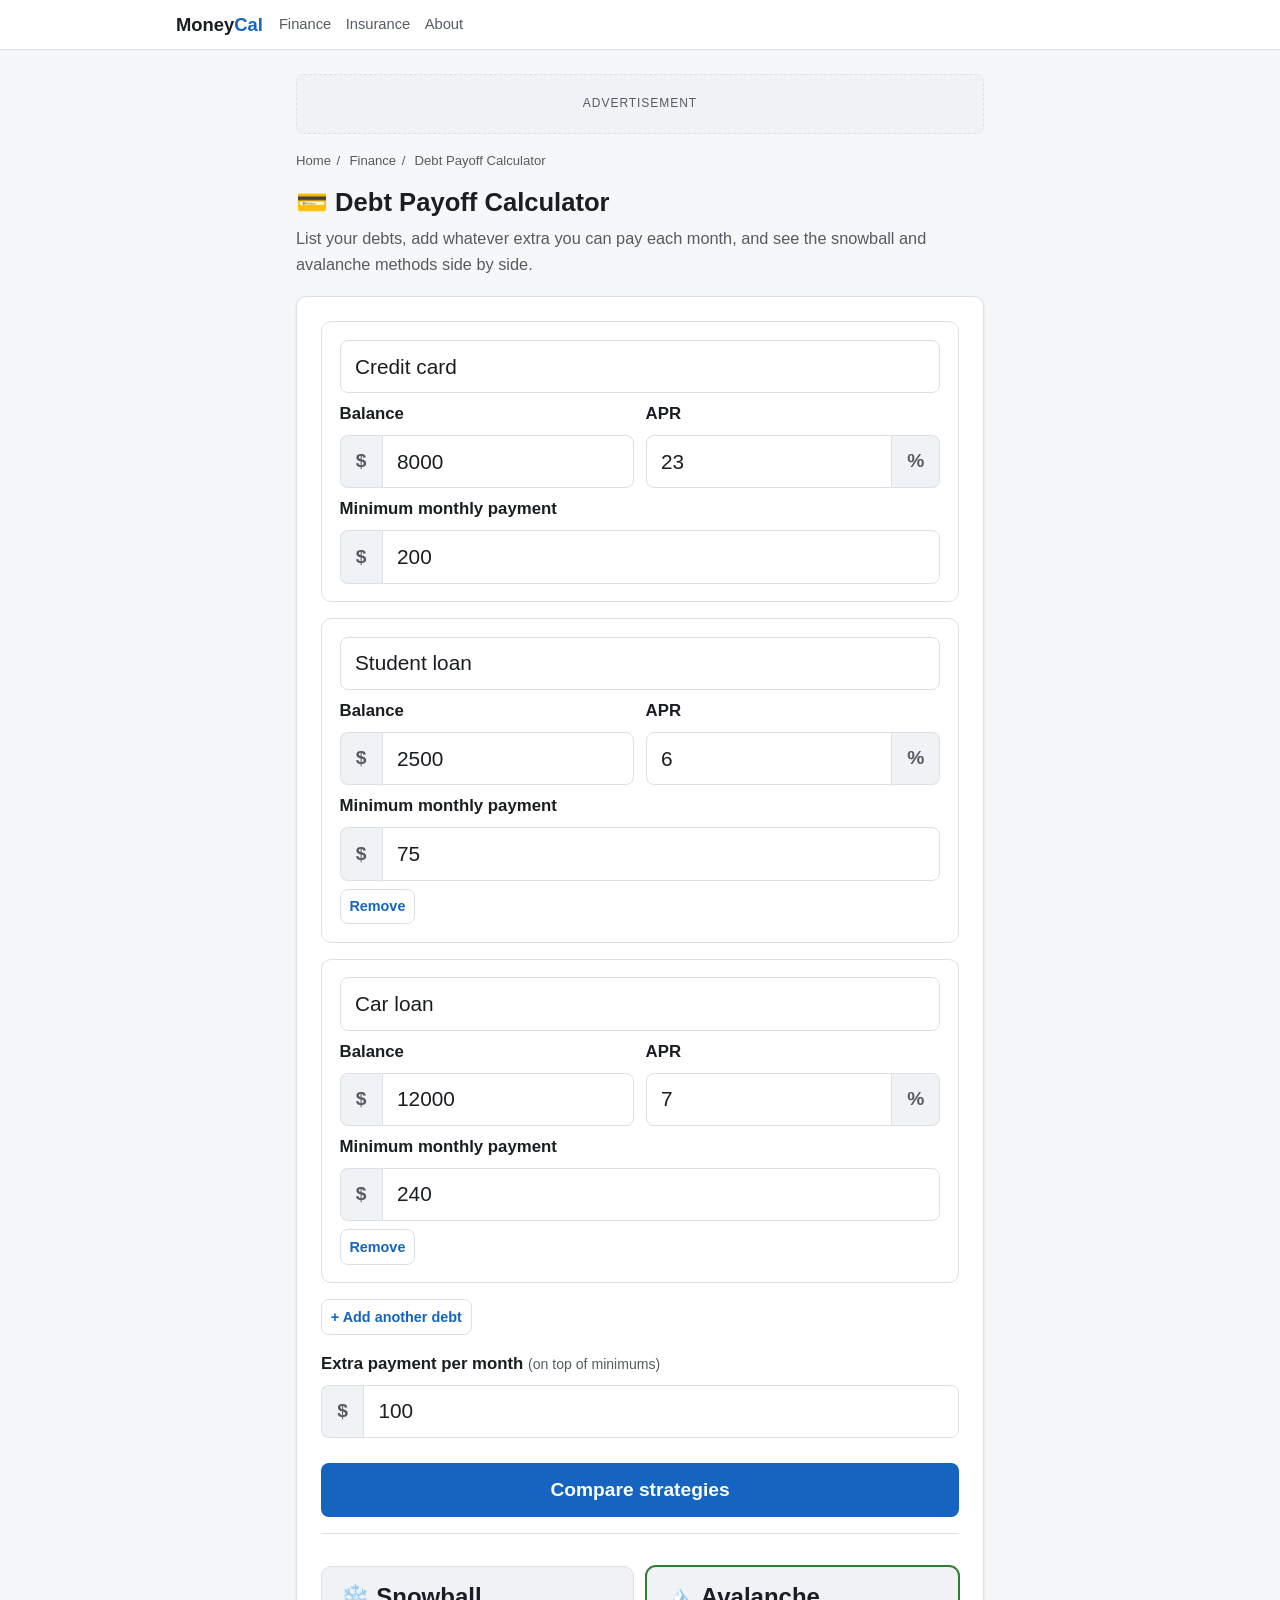
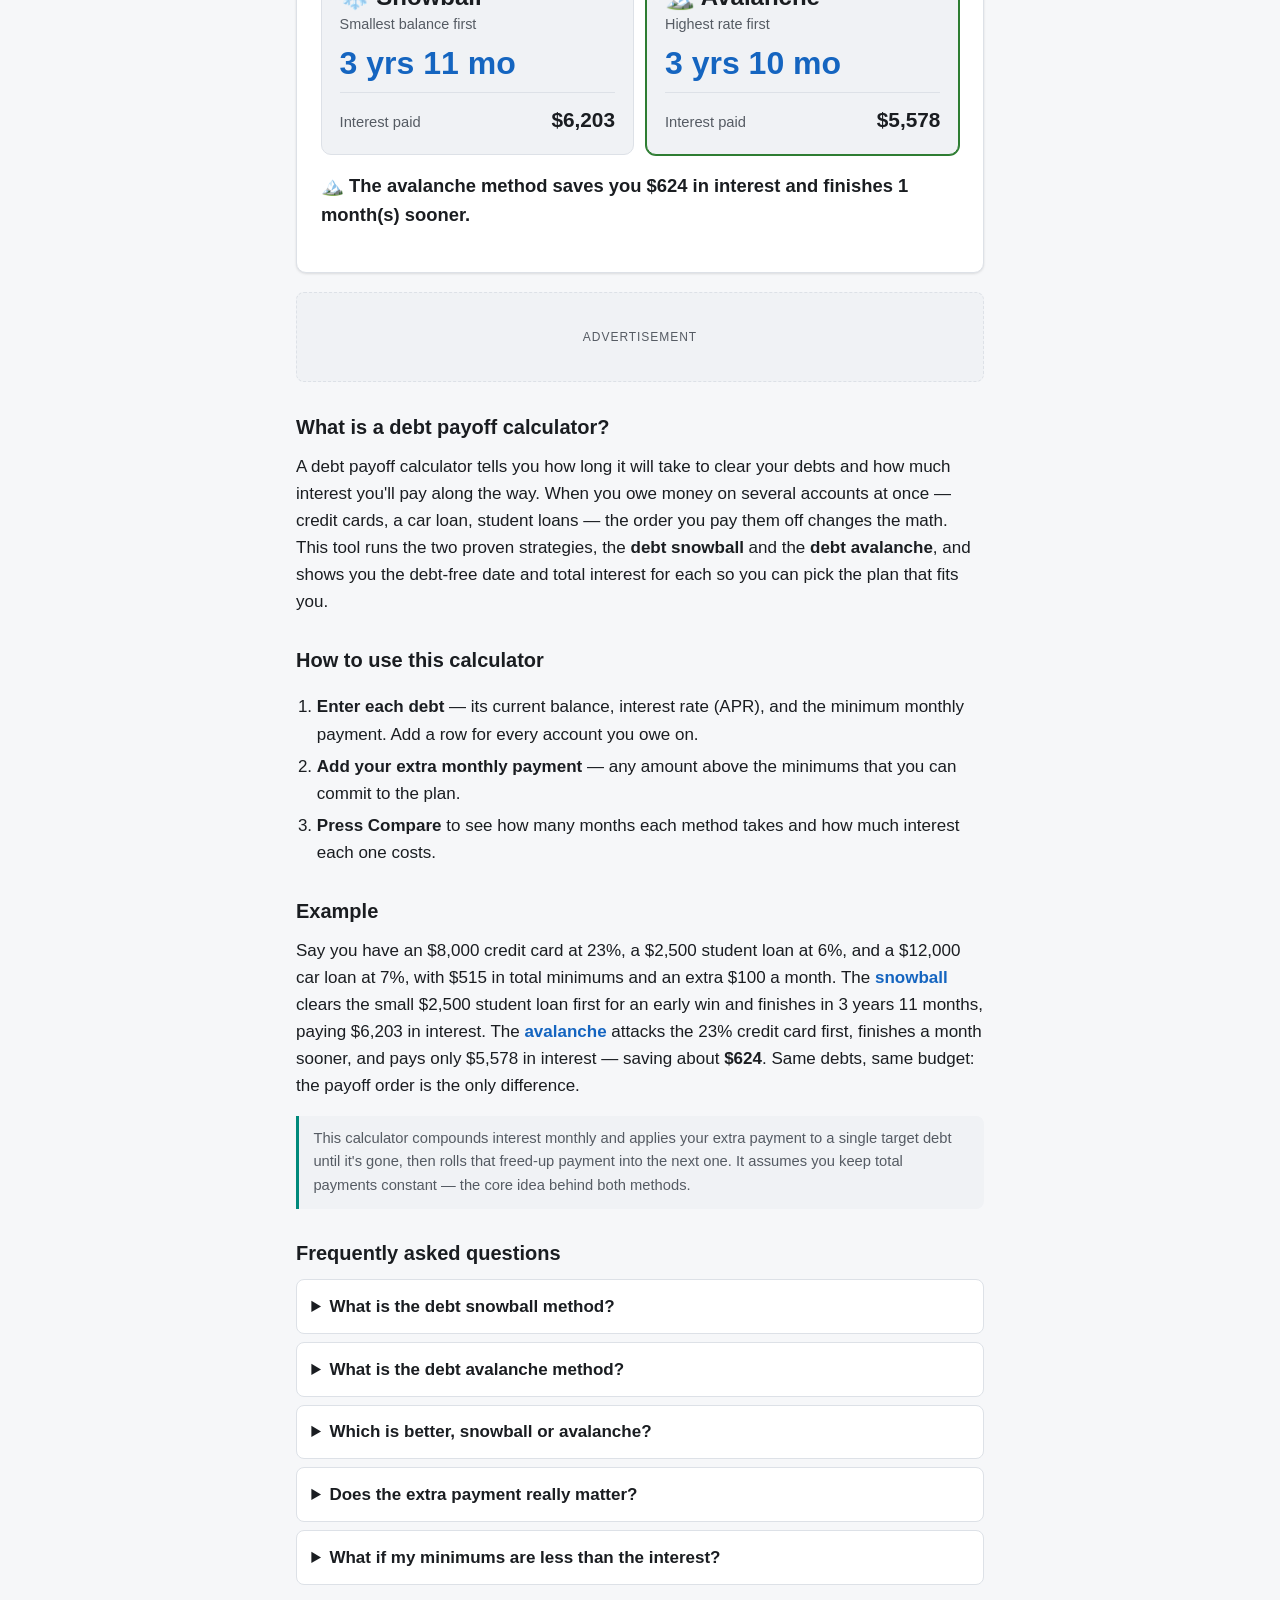
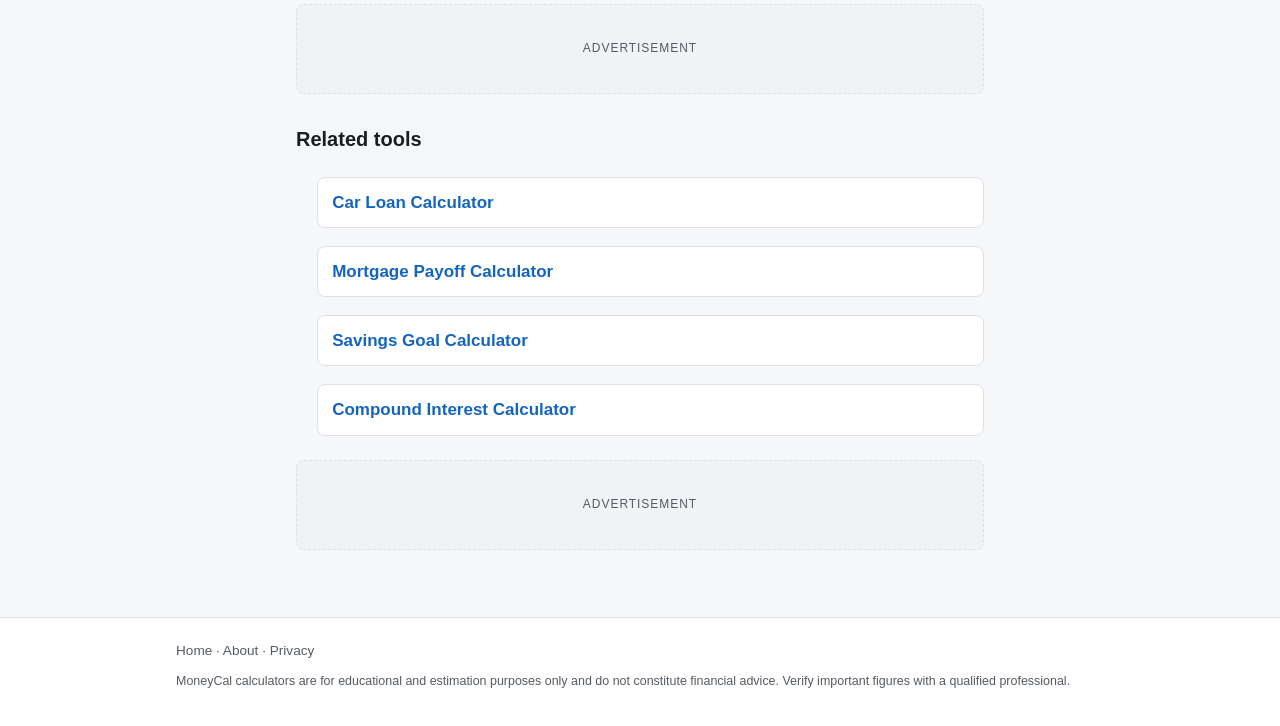
<file: finance/debt-payoff-calculator.html>
<!DOCTYPE html>
<html lang="en">
<head>
<!-- Google tag (gtag.js) -->
<script async src="https://www.googletagmanager.com/gtag/js?id=G-0LKD1BP2HB"></script>
<script>
  window.dataLayer = window.dataLayer || [];
  function gtag(){dataLayer.push(arguments);}
  gtag('js', new Date());
  gtag('config', 'G-0LKD1BP2HB');
</script>
<meta charset="utf-8">
<meta name="viewport" content="width=device-width, initial-scale=1">
<link rel="icon" href="/favicon.svg" type="image/svg+xml">
<link rel="icon" href="/favicon-32.png" sizes="32x32" type="image/png">
<link rel="apple-touch-icon" href="/apple-touch-icon.png">
<link rel="manifest" href="/manifest.json">
<meta name="theme-color" content="#1565c0">
<title>Debt Payoff Calculator — Snowball vs Avalanche | MoneyCal</title>
<meta name="description" content="Free debt payoff calculator. Compare the snowball and avalanche methods, see your debt-free date, and find out how much interest each strategy saves. Add unlimited debts.">
<link rel="canonical" href="https://moneycal.co/finance/debt-payoff-calculator.html">
<meta property="og:type" content="website">
<meta property="og:url" content="https://moneycal.co/finance/debt-payoff-calculator.html">
<meta property="og:title" content="Debt Payoff Calculator — Snowball vs Avalanche | MoneyCal">
<meta property="og:description" content="Free debt payoff calculator. Compare the snowball and avalanche methods, see your debt-free date, and find out how much interest each strategy saves. Add unlimited debts.">
<meta property="og:image" content="https://moneycal.co/og-image.png">
<meta property="og:site_name" content="MoneyCal">
<meta name="twitter:card" content="summary_large_image">
<meta name="twitter:title" content="Debt Payoff Calculator — Snowball vs Avalanche | MoneyCal">
<meta name="twitter:description" content="Free debt payoff calculator. Compare the snowball and avalanche methods, see your debt-free date, and find out how much interest each strategy saves. Add unlimited debts.">
<meta name="twitter:image" content="https://moneycal.co/og-image.png">
<link rel="stylesheet" href="../css/main.css">
<script type="application/ld+json">
{
  "@context": "https://schema.org",
  "@type": "SoftwareApplication",
  "name": "Debt Payoff Calculator",
  "url": "https://moneycal.co/finance/debt-payoff-calculator.html",
  "applicationCategory": "FinanceApplication",
  "operatingSystem": "Any",
  "offers": { "@type": "Offer", "price": "0", "priceCurrency": "USD" }
}
</script>
<script type="application/ld+json">
{
  "@context": "https://schema.org",
  "@type": "BreadcrumbList",
  "itemListElement": [
    { "@type": "ListItem", "position": 1, "name": "Home", "item": "https://moneycal.co/" },
    { "@type": "ListItem", "position": 2, "name": "Finance", "item": "https://moneycal.co/#finance" },
    { "@type": "ListItem", "position": 3, "name": "Debt Payoff Calculator" }
  ]
}
</script>
<script type="application/ld+json">
{
  "@context": "https://schema.org",
  "@type": "FAQPage",
  "mainEntity": [
    { "@type": "Question", "name": "What is the debt snowball method?", "acceptedAnswer": { "@type": "Answer", "text": "The snowball method pays off your smallest balance first while making minimum payments on everything else. When the smallest debt is gone, its payment rolls into the next-smallest. It gives fast psychological wins but usually costs a little more interest than the avalanche method." } },
    { "@type": "Question", "name": "What is the debt avalanche method?", "acceptedAnswer": { "@type": "Answer", "text": "The avalanche method pays off the debt with the highest interest rate first. It mathematically minimizes the total interest you pay and usually gets you debt-free fastest, though the first win can take longer than with the snowball." } },
    { "@type": "Question", "name": "Which is better, snowball or avalanche?", "acceptedAnswer": { "@type": "Answer", "text": "Avalanche saves the most money and time on paper. Snowball is easier to stick with because early payoffs keep you motivated. If the difference in total interest is small, the snowball's momentum often wins in real life. This calculator shows both so you can decide." } },
    { "@type": "Question", "name": "Does the extra payment really matter?", "acceptedAnswer": { "@type": "Answer", "text": "Enormously. Even an extra $50-100 per month, applied consistently to one target debt, can cut years off your payoff timeline and save thousands in interest because it attacks principal directly." } },
    { "@type": "Question", "name": "What if my minimum payments are less than the interest?", "acceptedAnswer": { "@type": "Answer", "text": "If your total budget does not cover the monthly interest on all your debts, the balance grows instead of shrinking. The calculator will warn you that the debt cannot be paid off at the current payment level and you'll need to increase the extra payment." } }
  ]
}
</script>
<script async src="https://pagead2.googlesyndication.com/pagead/js/adsbygoogle.js?client=ca-pub-2305668373346408" crossorigin="anonymous"></script>
</head>
<body>
<header class="site-header">
  <div class="wrap">
    <a class="logo" href="../index.html">Money<span>Cal</span></a>
    <nav class="nav">
      <a href="../index.html#finance">Finance</a>
      <a href="../index.html#insurance">Insurance</a>
      <a href="../about.html">About</a>
    </nav>
  </div>
</header>

<main>
  <div class="ad-slot lead">Advertisement</div>

  <nav class="breadcrumb">
    <a href="../index.html">Home</a><span>/</span>
    <a href="../index.html#finance">Finance</a><span>/</span>
    Debt Payoff Calculator
  </nav>

  <h1>💳 Debt Payoff Calculator</h1>
  <p class="lede">List your debts, add whatever extra you can pay each month, and see the snowball and avalanche methods side by side.</p>

  <!-- ABOVE-THE-FOLD TOOL -->
  <section class="tool" aria-label="Debt payoff calculator">
    <div id="debtRows"></div>
    <button class="btn secondary" id="addDebt" type="button">+ Add another debt</button>

    <div class="field" style="margin-top:1rem">
      <label for="extra">Extra payment per month <span class="hint">(on top of minimums)</span></label>
      <div class="input-wrap"><span class="affix pre">$</span><input type="number" id="extra" value="100" min="0" max="25000" step="25" inputmode="decimal"></div>
    </div>
    <button class="btn" id="calcBtn">Compare strategies</button>

    <div class="result hidden" id="result" aria-live="polite">
      <div id="warn" class="note" style="display:none;border-left-color:var(--warn);color:var(--warn)"></div>
      <div class="strategy-grid">
        <div class="strategy-card" id="snowCard">
          <div class="strategy-name">❄️ Snowball</div>
          <div class="strategy-sub">Smallest balance first</div>
          <div class="strategy-time" id="snowTime">—</div>
          <div class="strategy-int"><span>Interest paid</span><strong id="snowInt">—</strong></div>
        </div>
        <div class="strategy-card" id="avaCard">
          <div class="strategy-name">🏔️ Avalanche</div>
          <div class="strategy-sub">Highest rate first</div>
          <div class="strategy-time" id="avaTime">—</div>
          <div class="strategy-int"><span>Interest paid</span><strong id="avaInt">—</strong></div>
        </div>
      </div>
      <p id="verdict" style="margin-top:1rem;font-weight:700"></p>
    </div>
  </section>

  <div class="ad-slot">Advertisement</div>

  <section class="content">
    <h2>What is a debt payoff calculator?</h2>
    <p>A debt payoff calculator tells you how long it will take to clear your debts and how much interest you'll pay along the way. When you owe money on several accounts at once — credit cards, a car loan, student loans — the order you pay them off changes the math. This tool runs the two proven strategies, the <strong>debt snowball</strong> and the <strong>debt avalanche</strong>, and shows you the debt-free date and total interest for each so you can pick the plan that fits you.</p>

    <h2>How to use this calculator</h2>
    <ol>
      <li><strong>Enter each debt</strong> — its current balance, interest rate (APR), and the minimum monthly payment. Add a row for every account you owe on.</li>
      <li><strong>Add your extra monthly payment</strong> — any amount above the minimums that you can commit to the plan.</li>
      <li><strong>Press Compare</strong> to see how many months each method takes and how much interest each one costs.</li>
    </ol>

    <h2>Example</h2>
    <p>Say you have an $8,000 credit card at 23%, a $2,500 student loan at 6%, and a $12,000 car loan at 7%, with $515 in total minimums and an extra $100 a month. The <a href="#faq-snowball"><strong>snowball</strong></a> clears the small $2,500 student loan first for an early win and finishes in 3 years 11 months, paying $6,203 in interest. The <a href="#faq-avalanche"><strong>avalanche</strong></a> attacks the 23% credit card first, finishes a month sooner, and pays only $5,578 in interest — saving about <strong>$624</strong>. Same debts, same budget: the payoff order is the only difference.</p>

    <div class="note">This calculator compounds interest monthly and applies your extra payment to a single target debt until it's gone, then rolls that freed-up payment into the next one. It assumes you keep total payments constant — the core idea behind both methods.</div>

    <h2>Frequently asked questions</h2>
    <div class="faq">
      <details id="faq-snowball"><summary>What is the debt snowball method?</summary><p>The snowball pays off your <strong>smallest balance</strong> first while making minimums on everything else. When the smallest is gone, its payment rolls into the next-smallest. Fast psychological wins, usually slightly more interest than avalanche.</p></details>
      <details id="faq-avalanche"><summary>What is the debt avalanche method?</summary><p>The avalanche pays off the debt with the <strong>highest interest rate</strong> first. It mathematically minimizes total interest and usually gets you debt-free fastest, though the first win can take longer.</p></details>
      <details><summary>Which is better, snowball or avalanche?</summary><p>Avalanche saves the most money on paper. Snowball is easier to stick with. If the interest difference is small, the snowball's momentum often wins in real life. This calculator shows both so you can decide.</p></details>
      <details><summary>Does the extra payment really matter?</summary><p>Enormously. Even an extra $50–100 a month applied consistently can cut years off your timeline and save thousands, because it attacks principal directly.</p></details>
      <details><summary>What if my minimums are less than the interest?</summary><p>If your total budget doesn't cover the monthly interest, the balance grows. The calculator warns you that the debt can't be paid off at the current payment level.</p></details>
    </div>

    <div class="ad-slot">Advertisement</div>

    <h2>Related tools</h2>
    <ul class="related">
      <li><a href="car-loan-calculator.html">Car Loan Calculator</a></li>
      <li><a href="mortgage-payoff-calculator.html">Mortgage Payoff Calculator</a></li>
      <li><a href="savings-goal-calculator.html">Savings Goal Calculator</a></li>
      <li><a href="compound-interest-calculator.html">Compound Interest Calculator</a></li>
    </ul>

    <div class="ad-slot">Advertisement</div>
  </section>
</main>

<footer class="site-footer">
  <div class="wrap">
    <a href="../index.html">Home</a> · <a href="../about.html">About</a> · <a href="../privacy.html">Privacy</a>
    <p class="disclaimer">MoneyCal calculators are for educational and estimation purposes only and do not constitute financial advice. Verify important figures with a qualified professional.</p>
  </div>
</footer>

<script>
"use strict";
var MAX_MONTHS = 1200; // 100 years — guard against negative amortization

var defaultDebts = [
  { name: "Credit card",  balance: 8000,  apr: 23, min: 200 },
  { name: "Student loan", balance: 2500,  apr: 6,  min: 75 },
  { name: "Car loan",     balance: 12000, apr: 7,  min: 240 }
];

function rowHtml(d, i) {
  return '<div class="debt-row" data-i="' + i + '" style="border:1px solid var(--border);border-radius:10px;padding:1.1rem;margin-bottom:1rem">' +
    '<div class="field" style="margin-bottom:.5rem"><input type="text" class="d-name" placeholder="Debt name" value="' + d.name + '"></div>' +
    '<div class="row2">' +
      '<div class="field" style="margin-bottom:.5rem"><label>Balance</label><div class="input-wrap"><span class="affix pre">$</span><input type="number" class="d-bal" value="' + d.balance + '" min="0" max="500000" step="100" inputmode="decimal"></div></div>' +
      '<div class="field" style="margin-bottom:.5rem"><label>APR</label><div class="input-wrap"><input type="number" class="d-apr" value="' + d.apr + '" min="0" max="100" step="0.1" inputmode="decimal"><span class="affix post">%</span></div></div>' +
    '</div>' +
    '<div class="field" style="margin-bottom:0"><label>Minimum monthly payment</label><div class="input-wrap"><span class="affix pre">$</span><input type="number" class="d-min" value="' + d.min + '" min="0" max="25000" step="10" inputmode="decimal"></div>' +
    (i > 0 ? '<button type="button" class="btn secondary remove" style="margin-top:.5rem">Remove</button>' : '') +
    '</div></div>';
}

function renderRows(debts) {
  document.getElementById("debtRows").innerHTML = debts.map(rowHtml).join("");
  document.querySelectorAll(".remove").forEach(function (b) {
    b.addEventListener("click", function () {
      b.closest(".debt-row").remove();
    });
  });
}

function clampEl(el, lo, hi) {
  var v = Math.min(Math.max(parseFloat(el.value) || 0, lo), hi);
  el.value = v;
  return v;
}

function readDebts() {
  var debts = [];
  document.querySelectorAll(".debt-row").forEach(function (row) {
    var balEl = row.querySelector(".d-bal");
    var aprEl = row.querySelector(".d-apr");
    var minEl = row.querySelector(".d-min");
    var bal = clampEl(balEl, 0, 500000);
    if (bal <= 0) return;
    debts.push({
      name: row.querySelector(".d-name").value || "Debt",
      balance: bal,
      apr: clampEl(aprEl, 0, 100),
      min: clampEl(minEl, 0, 25000)
    });
  });
  return debts;
}

// Simulate payoff. strategy: 'snowball' (lowest balance) or 'avalanche' (highest apr).
function simulate(debtsInput, extra, strategy) {
  var debts = debtsInput.map(function (d) { return { balance: d.balance, apr: d.apr, min: d.min }; });
  var budget = debts.reduce(function (s, d) { return s + d.min; }, 0) + extra;
  var months = 0, totalInterest = 0;

  while (debts.some(function (d) { return d.balance > 0.005; }) && months < MAX_MONTHS) {
    months++;
    // 1) accrue interest
    debts.forEach(function (d) {
      if (d.balance > 0) {
        var intr = d.balance * (d.apr / 100 / 12);
        d.balance += intr;
        totalInterest += intr;
      }
    });
    // 2) pay minimums on every active debt
    var pool = budget;
    debts.forEach(function (d) {
      if (d.balance > 0) {
        var pay = Math.min(d.min, d.balance, pool);
        d.balance -= pay; pool -= pay;
      }
    });
    // 3) funnel the remainder to the target debt by strategy
    var active = debts.filter(function (d) { return d.balance > 0; });
    active.sort(function (a, b) {
      return strategy === "avalanche" ? (b.apr - a.apr) : (a.balance - b.balance);
    });
    for (var k = 0; k < active.length && pool > 0.005; k++) {
      var pay2 = Math.min(pool, active[k].balance);
      active[k].balance -= pay2; pool -= pay2;
    }
  }
  var paidOff = months < MAX_MONTHS;
  return { months: months, totalInterest: totalInterest, paidOff: paidOff };
}

function fmtMoney(n) { return "$" + Math.round(n).toLocaleString("en-US"); }
function fmtTime(months) {
  var y = Math.floor(months / 12), m = months % 12;
  var parts = [];
  if (y) parts.push(y + (y === 1 ? " yr" : " yrs"));
  if (m) parts.push(m + " mo");
  return parts.join(" ") || "0 mo";
}

function run() {
  var debts = readDebts();
  var resultEl = document.getElementById("result");
  if (!debts.length) { resultEl.classList.add("hidden"); return; }
  var extra = clampEl(document.getElementById("extra"), 0, 25000);

  var snow = simulate(debts, extra, "snowball");
  var ava  = simulate(debts, extra, "avalanche");

  var warnEl = document.getElementById("warn");
  if (!snow.paidOff || !ava.paidOff) {
    warnEl.style.display = "block";
    warnEl.textContent = "⚠️ At this payment level your debt won't be paid off — your budget doesn't cover the monthly interest. Increase the extra payment.";
  } else {
    warnEl.style.display = "none";
  }

  document.getElementById("snowTime").textContent = snow.paidOff ? fmtTime(snow.months) : "Never";
  document.getElementById("snowInt").textContent  = fmtMoney(snow.totalInterest);
  document.getElementById("avaTime").textContent  = ava.paidOff ? fmtTime(ava.months) : "Never";
  document.getElementById("avaInt").textContent   = fmtMoney(ava.totalInterest);

  var verdict = document.getElementById("verdict");
  var snowCard = document.getElementById("snowCard");
  var avaCard = document.getElementById("avaCard");
  snowCard.classList.remove("win");
  avaCard.classList.remove("win");
  if (snow.paidOff && ava.paidOff) {
    var saved = snow.totalInterest - ava.totalInterest;
    if (saved > 1) {
      avaCard.classList.add("win");
      verdict.textContent = "🏔️ The avalanche method saves you " + fmtMoney(saved) + " in interest"
        + (ava.months < snow.months ? " and finishes " + (snow.months - ava.months) + " month(s) sooner." : ".");
    } else if (saved < -1) {
      snowCard.classList.add("win");
      verdict.textContent = "❄️ The snowball method saves you " + fmtMoney(-saved) + " in interest here.";
    } else {
      verdict.textContent = "Both methods cost about the same — go with the snowball for the motivation.";
    }
  } else {
    verdict.textContent = "";
  }
  resultEl.classList.remove("hidden");
}

// Open the matching FAQ item when the example's snowball/avalanche links are clicked.
function openHashTarget() {
  if (!location.hash) return;
  var el = document.getElementById(location.hash.slice(1));
  if (el && el.tagName === "DETAILS") { el.open = true; el.scrollIntoView({ behavior: "smooth", block: "start" }); }
}
window.addEventListener("hashchange", openHashTarget);
openHashTarget();

renderRows(defaultDebts);
document.getElementById("addDebt").addEventListener("click", function () {
  document.getElementById("debtRows").insertAdjacentHTML("beforeend",
    rowHtml({ name: "", balance: "", apr: "", min: "" }, document.querySelectorAll(".debt-row").length));
  document.querySelectorAll(".remove").forEach(function (b) {
    b.onclick = function () { b.closest(".debt-row").remove(); };
  });
});
(function() {
  document.querySelectorAll('input[type="number"]').forEach(function(el) {
    el.addEventListener('input', function() {
      var v = parseFloat(el.value);
      if (isNaN(v)) return;
      var mx = parseFloat(el.getAttribute('max'));
      var mn = parseFloat(el.getAttribute('min')) || 0;
      if (!isNaN(mx) && v > mx) el.value = mx;
      if (!isNaN(mn) && v < mn) el.value = mn;
    });
  });
})();

document.getElementById("calcBtn").addEventListener("click", run);
run();
</script>
</body>
</html>
</file>
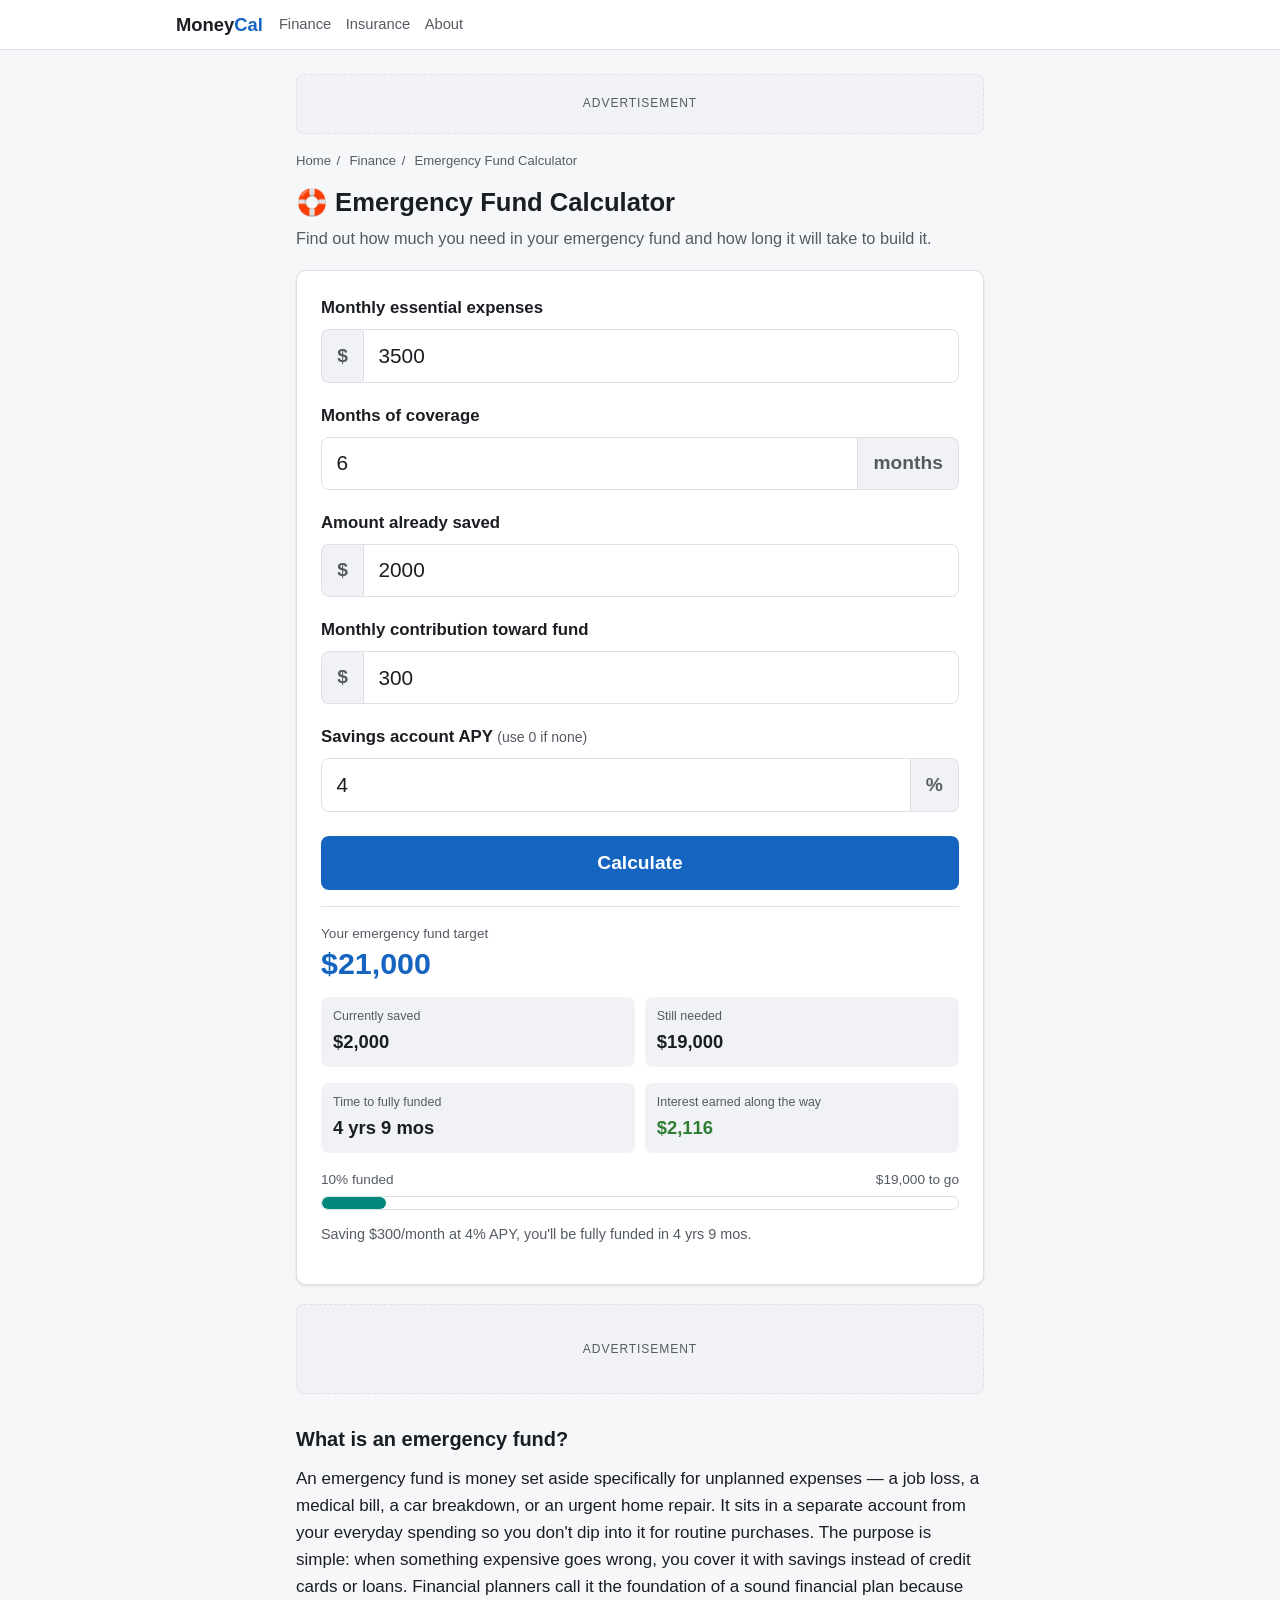
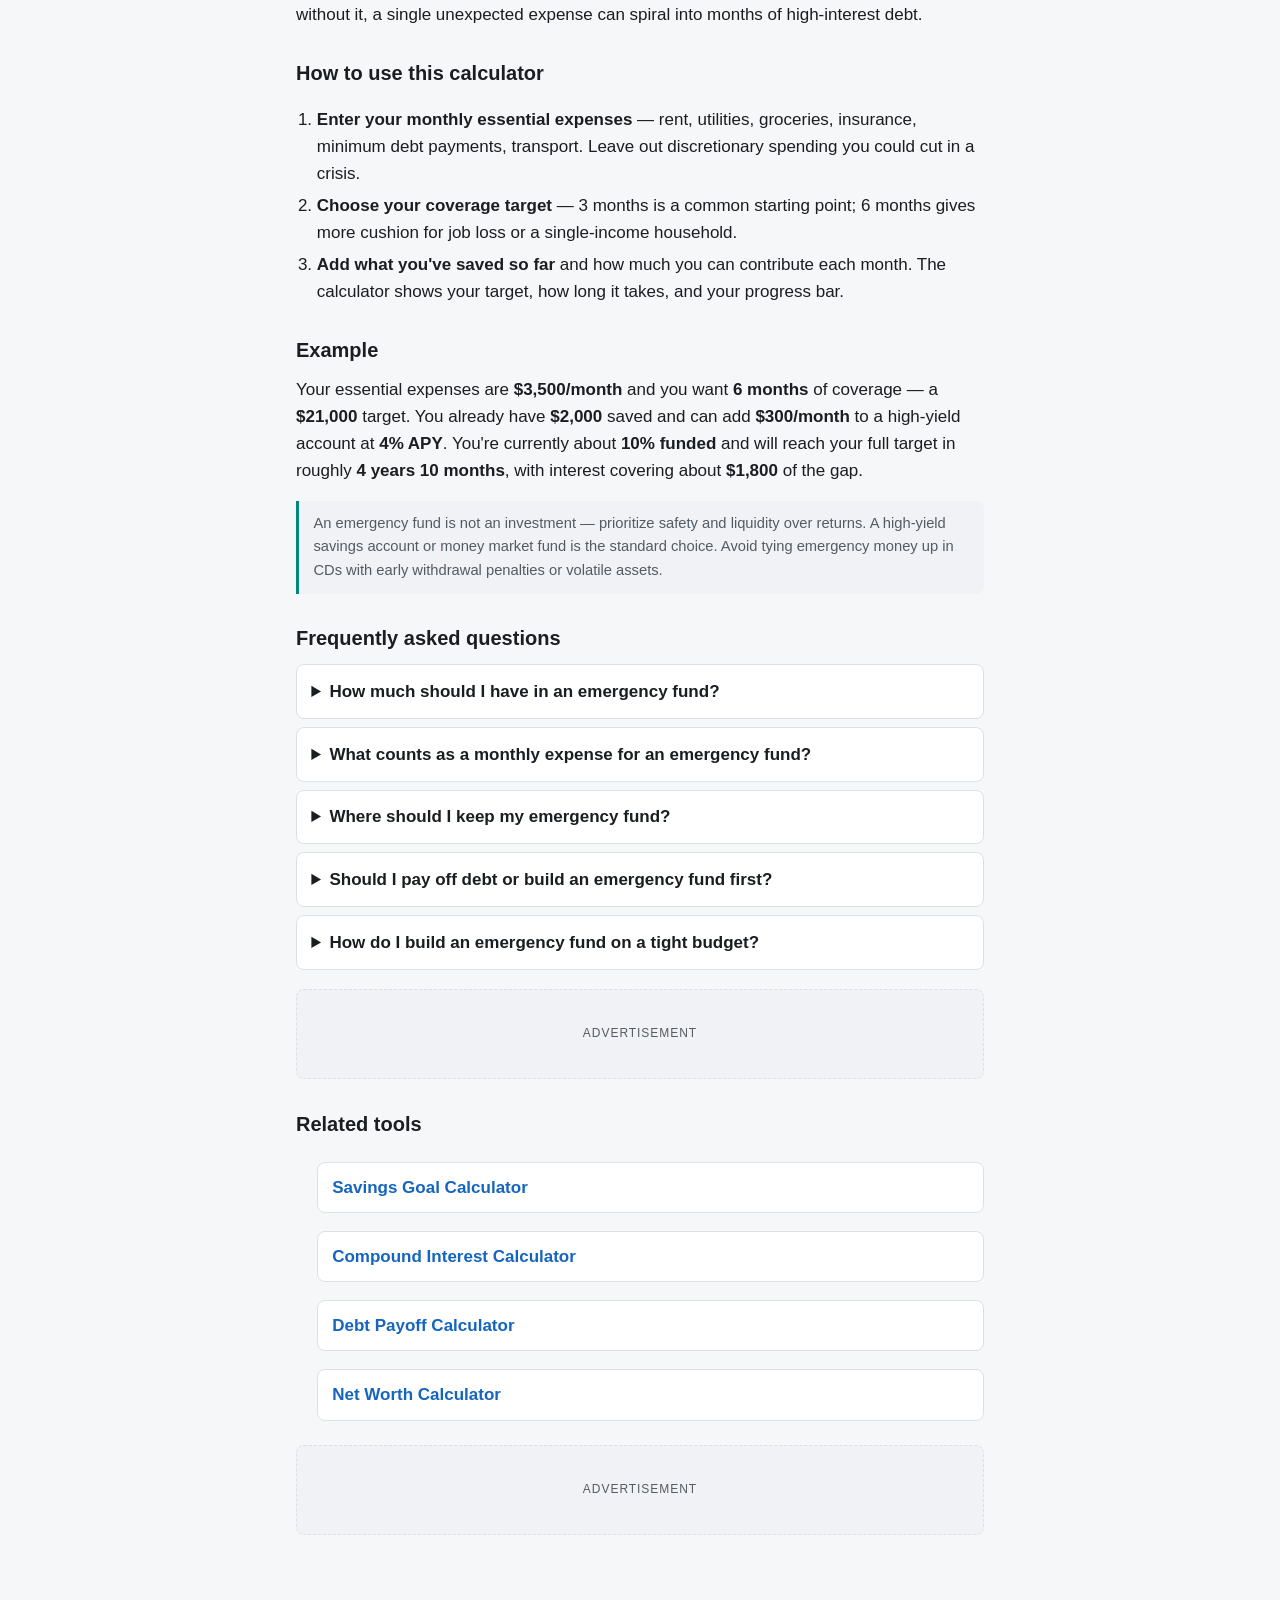
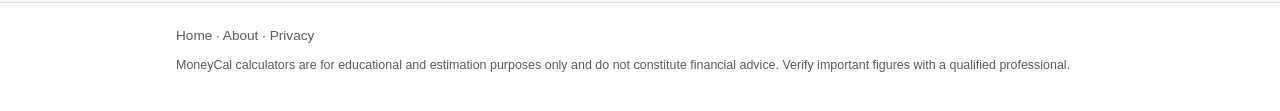
<file: finance/emergency-fund-calculator.html>
<!DOCTYPE html>
<html lang="en">
<head>
<!-- Google tag (gtag.js) -->
<script async src="https://www.googletagmanager.com/gtag/js?id=G-0LKD1BP2HB"></script>
<script>
  window.dataLayer = window.dataLayer || [];
  function gtag(){dataLayer.push(arguments);}
  gtag('js', new Date());
  gtag('config', 'G-0LKD1BP2HB');
</script>
<meta charset="utf-8">
<meta name="viewport" content="width=device-width, initial-scale=1">
<link rel="icon" href="/favicon.svg" type="image/svg+xml">
<link rel="icon" href="/favicon-32.png" sizes="32x32" type="image/png">
<link rel="apple-touch-icon" href="/apple-touch-icon.png">
<link rel="manifest" href="/manifest.json">
<meta name="theme-color" content="#1565c0">
<title>Emergency Fund Calculator — How Much Do You Need? | MoneyCal</title>
<meta name="description" content="Free emergency fund calculator. Find your target based on monthly expenses, see how long it takes to build, and track your progress toward 3-6 months of coverage.">
<link rel="canonical" href="https://moneycal.co/finance/emergency-fund-calculator.html">
<meta property="og:type" content="website">
<meta property="og:url" content="https://moneycal.co/finance/emergency-fund-calculator.html">
<meta property="og:title" content="Emergency Fund Calculator — How Much Do You Need? | MoneyCal">
<meta property="og:description" content="Free emergency fund calculator. Find your target based on monthly expenses, see how long it takes to build, and track your progress toward 3-6 months of coverage.">
<meta property="og:image" content="https://moneycal.co/og-image.png">
<meta property="og:site_name" content="MoneyCal">
<meta name="twitter:card" content="summary_large_image">
<meta name="twitter:title" content="Emergency Fund Calculator — How Much Do You Need? | MoneyCal">
<meta name="twitter:description" content="Free emergency fund calculator. Find your target based on monthly expenses, see how long it takes to build, and track your progress toward 3-6 months of coverage.">
<meta name="twitter:image" content="https://moneycal.co/og-image.png">
<link rel="stylesheet" href="../css/main.css">
<script type="application/ld+json">
{
  "@context": "https://schema.org",
  "@type": "SoftwareApplication",
  "name": "Emergency Fund Calculator",
  "url": "https://moneycal.co/finance/emergency-fund-calculator.html",
  "applicationCategory": "FinanceApplication",
  "operatingSystem": "Any",
  "offers": { "@type": "Offer", "price": "0", "priceCurrency": "USD" }
}
</script>
<script type="application/ld+json">
{
  "@context": "https://schema.org",
  "@type": "BreadcrumbList",
  "itemListElement": [
    { "@type": "ListItem", "position": 1, "name": "Home", "item": "https://moneycal.co/" },
    { "@type": "ListItem", "position": 2, "name": "Finance", "item": "https://moneycal.co/#finance" },
    { "@type": "ListItem", "position": 3, "name": "Emergency Fund Calculator" }
  ]
}
</script>
<script type="application/ld+json">
{
  "@context": "https://schema.org",
  "@type": "FAQPage",
  "mainEntity": [
    { "@type": "Question", "name": "How much should I have in an emergency fund?", "acceptedAnswer": { "@type": "Answer", "text": "Most financial advisors recommend 3 to 6 months of essential expenses. Three months works for dual-income households with stable jobs; six months or more is better for single-income earners, freelancers, or anyone in a volatile industry." } },
    { "@type": "Question", "name": "What counts as a monthly expense for an emergency fund?", "acceptedAnswer": { "@type": "Answer", "text": "Focus on essential expenses you cannot skip: rent or mortgage, utilities, groceries, insurance premiums, minimum debt payments, transportation, and prescriptions. Leave out discretionary spending like dining out or subscriptions you could cancel in a crisis." } },
    { "@type": "Question", "name": "Where should I keep my emergency fund?", "acceptedAnswer": { "@type": "Answer", "text": "A high-yield savings account is ideal. It earns interest while keeping the money liquid and FDIC-insured. Avoid investing your emergency fund in the stock market since you may need it during a market downturn." } },
    { "@type": "Question", "name": "Should I pay off debt or build an emergency fund first?", "acceptedAnswer": { "@type": "Answer", "text": "Start with a small emergency buffer of around one thousand dollars to avoid going deeper into debt for unexpected expenses. Then focus on high-interest debt. Once high-interest debt is gone, build the fund to 3-6 months." } },
    { "@type": "Question", "name": "How do I build an emergency fund on a tight budget?", "acceptedAnswer": { "@type": "Answer", "text": "Start with whatever you can afford, even twenty-five or fifty dollars a month. Automate the transfer so it happens without thinking. Every raise, bonus, or tax refund is an opportunity to add a lump sum. The calculator shows that even small amounts add up over time." } }
  ]
}
</script>
<script async src="https://pagead2.googlesyndication.com/pagead/js/adsbygoogle.js?client=ca-pub-2305668373346408" crossorigin="anonymous"></script>
</head>
<body>
<header class="site-header">
  <div class="wrap">
    <a class="logo" href="../index.html">Money<span>Cal</span></a>
    <nav class="nav">
      <a href="../index.html#finance">Finance</a>
      <a href="../index.html#insurance">Insurance</a>
      <a href="../about.html">About</a>
    </nav>
  </div>
</header>

<main>
  <div class="ad-slot lead">Advertisement</div>

  <nav class="breadcrumb">
    <a href="../index.html">Home</a><span>/</span>
    <a href="../index.html#finance">Finance</a><span>/</span>
    Emergency Fund Calculator
  </nav>

  <h1>🛟 Emergency Fund Calculator</h1>
  <p class="lede">Find out how much you need in your emergency fund and how long it will take to build it.</p>

  <section class="tool" aria-label="Emergency fund calculator">
    <div class="field">
      <label for="expenses">Monthly essential expenses</label>
      <div class="input-wrap"><span class="affix pre">$</span><input type="number" id="expenses" value="3500" min="0" max="100000" step="100" inputmode="decimal"></div>
    </div>
    <div class="field">
      <label for="months">Months of coverage</label>
      <div class="input-wrap"><input type="number" id="months" value="6" min="1" max="24" step="1" inputmode="numeric"><span class="affix post">months</span></div>
    </div>
    <div class="field">
      <label for="saved">Amount already saved</label>
      <div class="input-wrap"><span class="affix pre">$</span><input type="number" id="saved" value="2000" min="0" max="10000000" step="100" inputmode="decimal"></div>
    </div>
    <div class="field">
      <label for="contribution">Monthly contribution toward fund</label>
      <div class="input-wrap"><span class="affix pre">$</span><input type="number" id="contribution" value="300" min="0" max="1000000" step="25" inputmode="decimal"></div>
    </div>
    <div class="field">
      <label for="apy">Savings account APY <span class="hint">(use 0 if none)</span></label>
      <div class="input-wrap"><input type="number" id="apy" value="4" min="0" max="50" step="0.1" inputmode="decimal"><span class="affix post">%</span></div>
    </div>
    <button class="btn" id="calcBtn">Calculate</button>

    <div class="result hidden" id="result" aria-live="polite">
      <div class="headline-label">Your emergency fund target</div>
      <div class="headline" id="headline">—</div>
      <div class="stats">
        <div class="stat"><div class="k">Currently saved</div><div class="v" id="v1">—</div></div>
        <div class="stat"><div class="k">Still needed</div><div class="v" id="v2">—</div></div>
      </div>
      <div class="stats">
        <div class="stat"><div class="k">Time to fully funded</div><div class="v" id="v3">—</div></div>
        <div class="stat"><div class="k">Interest earned along the way</div><div class="v good" id="v4">—</div></div>
      </div>

      <div id="progressWrap" style="margin-top:1rem">
        <div style="display:flex;justify-content:space-between;font-size:.85rem;color:var(--text-soft);margin-bottom:.3rem">
          <span id="pctLabel">0% funded</span>
          <span id="pctRemain"></span>
        </div>
        <div style="background:var(--bg-card);border-radius:6px;height:14px;overflow:hidden;border:1px solid var(--border)">
          <div id="bar" style="height:100%;background:var(--accent);border-radius:6px;transition:width .3s"></div>
        </div>
      </div>
      <p id="subnote" style="margin-top:.8rem;color:var(--text-soft);font-size:.9rem"></p>
    </div>
  </section>

  <div class="ad-slot">Advertisement</div>

  <section class="content">
    <h2>What is an emergency fund?</h2>
    <p>An emergency fund is money set aside specifically for unplanned expenses — a job loss, a medical bill, a car breakdown, or an urgent home repair. It sits in a separate account from your everyday spending so you don't dip into it for routine purchases. The purpose is simple: when something expensive goes wrong, you cover it with savings instead of credit cards or loans. Financial planners call it the foundation of a sound financial plan because without it, a single unexpected expense can spiral into months of high-interest debt.</p>

    <h2>How to use this calculator</h2>
    <ol>
      <li><strong>Enter your monthly essential expenses</strong> — rent, utilities, groceries, insurance, minimum debt payments, transport. Leave out discretionary spending you could cut in a crisis.</li>
      <li><strong>Choose your coverage target</strong> — 3 months is a common starting point; 6 months gives more cushion for job loss or a single-income household.</li>
      <li><strong>Add what you've saved so far</strong> and how much you can contribute each month. The calculator shows your target, how long it takes, and your progress bar.</li>
    </ol>

    <h2>Example</h2>
    <p>Your essential expenses are <strong>$3,500/month</strong> and you want <strong>6 months</strong> of coverage — a <strong>$21,000</strong> target. You already have <strong>$2,000</strong> saved and can add <strong>$300/month</strong> to a high-yield account at <strong>4% APY</strong>. You're currently about <strong>10% funded</strong> and will reach your full target in roughly <strong>4 years 10 months</strong>, with interest covering about <strong>$1,800</strong> of the gap.</p>

    <div class="note">An emergency fund is not an investment — prioritize safety and liquidity over returns. A high-yield savings account or money market fund is the standard choice. Avoid tying emergency money up in CDs with early withdrawal penalties or volatile assets.</div>

    <h2>Frequently asked questions</h2>
    <div class="faq">
      <details><summary>How much should I have in an emergency fund?</summary><p>Most financial advisors recommend 3 to 6 months of essential expenses. Three months works for dual-income households with stable jobs; six months or more is better for single-income earners, freelancers, or anyone in a volatile industry.</p></details>
      <details><summary>What counts as a monthly expense for an emergency fund?</summary><p>Focus on essentials you cannot skip: rent or mortgage, utilities, groceries, insurance premiums, minimum debt payments, transportation, and prescriptions. Leave out discretionary spending like dining out or subscriptions you could cancel in a crisis.</p></details>
      <details><summary>Where should I keep my emergency fund?</summary><p>A high-yield savings account is ideal — it earns interest while keeping the money liquid and FDIC-insured. Avoid investing your emergency fund in the stock market since you may need it during a market downturn.</p></details>
      <details><summary>Should I pay off debt or build an emergency fund first?</summary><p>Start with a small buffer of around $1,000 to avoid going deeper into debt for unexpected expenses. Then focus on high-interest debt. Once that's gone, build the fund to 3-6 months.</p></details>
      <details><summary>How do I build an emergency fund on a tight budget?</summary><p>Start with whatever you can — even $25 or $50 a month. Automate the transfer so it happens without thinking. Every raise, bonus, or tax refund is a chance to add a lump sum. Small amounts add up.</p></details>
    </div>

    <div class="ad-slot">Advertisement</div>

    <h2>Related tools</h2>
    <ul class="related">
      <li><a href="savings-goal-calculator.html">Savings Goal Calculator</a></li>
      <li><a href="compound-interest-calculator.html">Compound Interest Calculator</a></li>
      <li><a href="debt-payoff-calculator.html">Debt Payoff Calculator</a></li>
      <li><a href="net-worth-calculator.html">Net Worth Calculator</a></li>
    </ul>

    <div class="ad-slot">Advertisement</div>
  </section>
</main>

<footer class="site-footer">
  <div class="wrap">
    <a href="../index.html">Home</a> · <a href="../about.html">About</a> · <a href="../privacy.html">Privacy</a>
    <p class="disclaimer">MoneyCal calculators are for educational and estimation purposes only and do not constitute financial advice. Verify important figures with a qualified professional.</p>
  </div>
</footer>

<script>
"use strict";
var MAX_MONTHS = 1200;

function fmtMoney(n) { return "$" + Math.round(n).toLocaleString("en-US"); }
function fmtTime(m) {
  if (m === 0) return "Already funded";
  var y = Math.floor(m / 12), mo = m % 12, p = [];
  if (y) p.push(y + (y === 1 ? " yr" : " yrs"));
  if (mo) p.push(mo + (mo === 1 ? " mo" : " mos"));
  return p.join(" ");
}

function run() {
  var expenses = Math.min(Math.max(parseFloat(document.getElementById("expenses").value) || 0, 0), 100000);
  var months = Math.min(Math.max(Math.round(parseFloat(document.getElementById("months").value) || 0), 1), 24);
  var saved = Math.min(Math.max(parseFloat(document.getElementById("saved").value) || 0, 0), 10000000);
  var contribution = Math.min(Math.max(parseFloat(document.getElementById("contribution").value) || 0, 0), 1000000);
  var apy = Math.min(Math.max(parseFloat(document.getElementById("apy").value) || 0, 0), 50);

  var target = expenses * months;
  var remaining = Math.max(0, target - saved);
  var pct = target > 0 ? Math.min(100, (saved / target) * 100) : 100;

  document.getElementById("headline").textContent = fmtMoney(target);
  document.getElementById("v1").textContent = fmtMoney(saved);
  document.getElementById("v2").textContent = remaining > 0 ? fmtMoney(remaining) : "$0";

  // Simulate month-by-month to find time to fully funded
  var i = apy / 100 / 12;
  var balance = saved;
  var m = 0;
  var reached = balance >= target;
  while (balance < target && m < MAX_MONTHS) {
    m++;
    balance = balance * (1 + i) + contribution;
  }
  reached = balance >= target;
  var interest = balance - saved - (contribution * m);

  document.getElementById("v3").textContent = saved >= target ? "Already funded" : (reached ? fmtTime(m) : "Not at this rate");
  document.getElementById("v4").textContent = fmtMoney(Math.max(0, interest));

  document.getElementById("bar").style.width = Math.round(pct) + "%";
  document.getElementById("pctLabel").textContent = Math.round(pct) + "% funded";
  document.getElementById("pctRemain").textContent = pct >= 100 ? "Fully funded" : fmtMoney(remaining) + " to go";

  var note = document.getElementById("subnote");
  if (saved >= target) {
    note.textContent = "Your current savings already cover " + months + " months of expenses. Consider whether you need more cushion.";
  } else if (reached) {
    note.textContent = "Saving " + fmtMoney(contribution) + "/month at " + apy + "% APY, you'll be fully funded in " + fmtTime(m) + ".";
  } else if (contribution === 0) {
    note.textContent = "Add a monthly contribution to see how long it will take to reach your target.";
  } else {
    note.textContent = "At " + fmtMoney(contribution) + "/month, you won't reach your target within 100 years. Try increasing the amount.";
  }

  document.getElementById("result").classList.remove("hidden");
}

// Input clamping
(function() {
  document.querySelectorAll('input[type="number"]').forEach(function(el) {
    el.addEventListener('input', function() {
      var v = parseFloat(el.value);
      if (isNaN(v)) return;
      var mx = parseFloat(el.getAttribute('max'));
      var mn = parseFloat(el.getAttribute('min')) || 0;
      if (!isNaN(mx) && v > mx) el.value = mx;
      if (!isNaN(mn) && v < mn) el.value = mn;
    });
  });
})();

document.getElementById("calcBtn").addEventListener("click", run);
run();
</script>
</body>
</html>
</file>
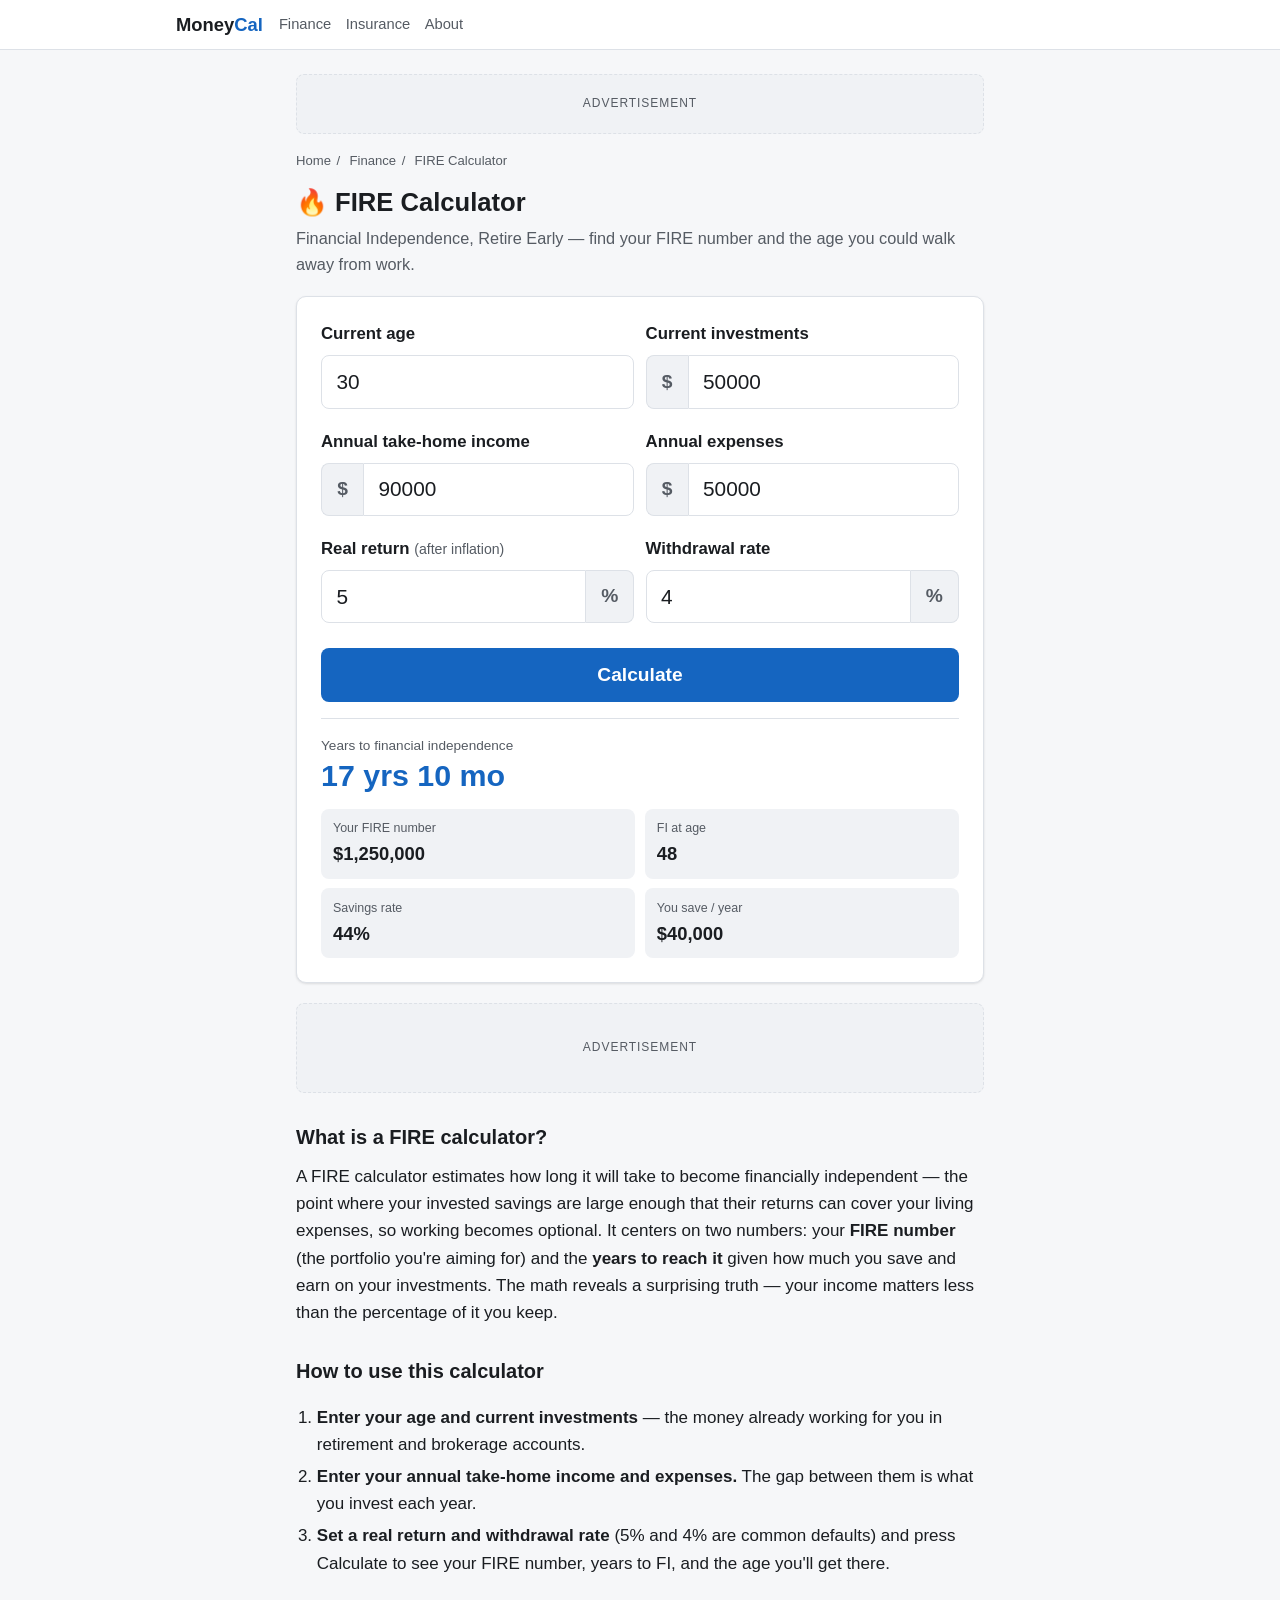
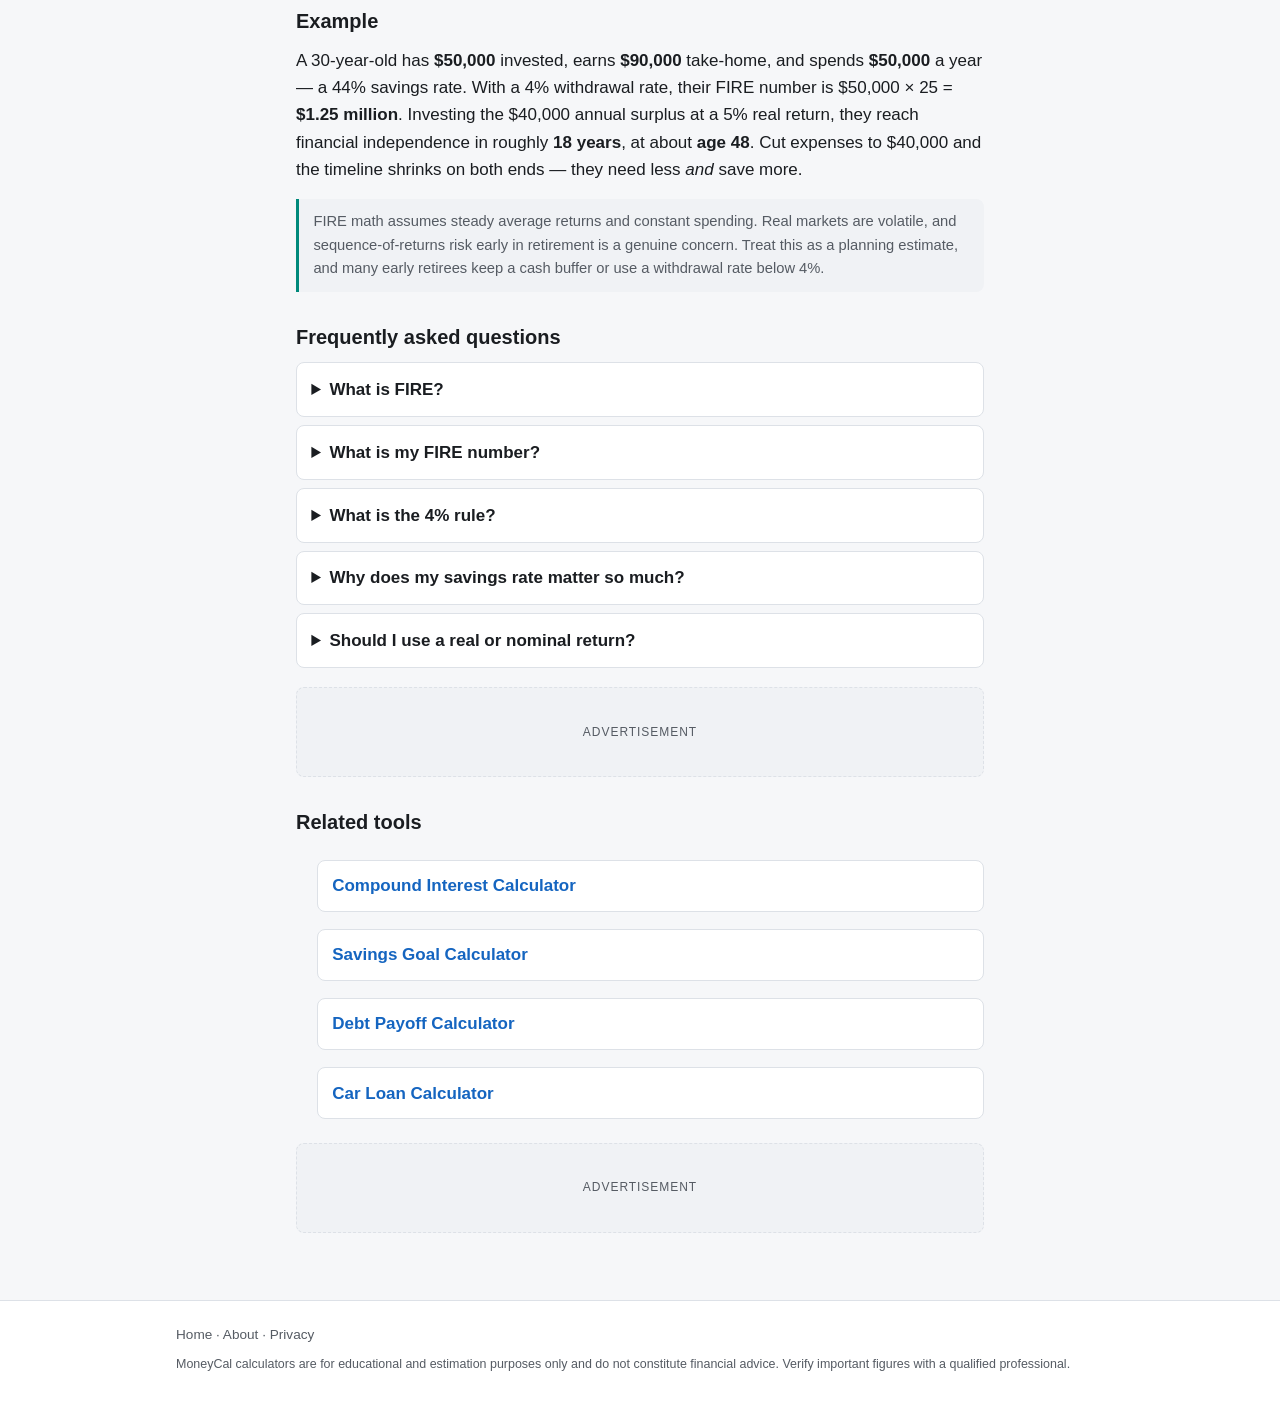
<file: finance/fire-calculator.html>
<!DOCTYPE html>
<html lang="en">
<head>
<!-- Google tag (gtag.js) -->
<script async src="https://www.googletagmanager.com/gtag/js?id=G-0LKD1BP2HB"></script>
<script>
  window.dataLayer = window.dataLayer || [];
  function gtag(){dataLayer.push(arguments);}
  gtag('js', new Date());
  gtag('config', 'G-0LKD1BP2HB');
</script>
<meta charset="utf-8">
<meta name="viewport" content="width=device-width, initial-scale=1">
<link rel="icon" href="/favicon.svg" type="image/svg+xml">
<link rel="icon" href="/favicon-32.png" sizes="32x32" type="image/png">
<link rel="apple-touch-icon" href="/apple-touch-icon.png">
<link rel="manifest" href="/manifest.json">
<meta name="theme-color" content="#1565c0">
<title>FIRE Calculator — Years to Financial Independence & Early Retirement | MoneyCal</title>
<meta name="description" content="Free FIRE calculator. Find your FIRE number, how many years until you can retire early, and the age you'll reach financial independence based on your savings rate.">
<link rel="canonical" href="https://moneycal.co/finance/fire-calculator.html">
<meta property="og:type" content="website">
<meta property="og:url" content="https://moneycal.co/finance/fire-calculator.html">
<meta property="og:title" content="FIRE Calculator — Years to Financial Independence &amp; Early Retirement | MoneyCal">
<meta property="og:description" content="Free FIRE calculator. Find your FIRE number, how many years until you can retire early, and the age you'll reach financial independence based on your savings rate.">
<meta property="og:image" content="https://moneycal.co/og-image.png">
<meta property="og:site_name" content="MoneyCal">
<meta name="twitter:card" content="summary_large_image">
<meta name="twitter:title" content="FIRE Calculator — Years to Financial Independence &amp; Early Retirement | MoneyCal">
<meta name="twitter:description" content="Free FIRE calculator. Find your FIRE number, how many years until you can retire early, and the age you'll reach financial independence based on your savings rate.">
<meta name="twitter:image" content="https://moneycal.co/og-image.png">
<link rel="stylesheet" href="../css/main.css">
<script type="application/ld+json">
{
  "@context": "https://schema.org",
  "@type": "SoftwareApplication",
  "name": "FIRE Calculator",
  "url": "https://moneycal.co/finance/fire-calculator.html",
  "applicationCategory": "FinanceApplication",
  "operatingSystem": "Any",
  "offers": { "@type": "Offer", "price": "0", "priceCurrency": "USD" }
}
</script>
<script type="application/ld+json">
{
  "@context": "https://schema.org",
  "@type": "BreadcrumbList",
  "itemListElement": [
    { "@type": "ListItem", "position": 1, "name": "Home", "item": "https://moneycal.co/" },
    { "@type": "ListItem", "position": 2, "name": "Finance", "item": "https://moneycal.co/#finance" },
    { "@type": "ListItem", "position": 3, "name": "FIRE Calculator" }
  ]
}
</script>
<script type="application/ld+json">
{
  "@context": "https://schema.org",
  "@type": "FAQPage",
  "mainEntity": [
    { "@type": "Question", "name": "What is FIRE?", "acceptedAnswer": { "@type": "Answer", "text": "FIRE stands for Financial Independence, Retire Early. The idea is to save and invest a large share of your income until your portfolio is big enough that its returns cover your living expenses indefinitely, freeing you from needing a paycheck." } },
    { "@type": "Question", "name": "What is my FIRE number?", "acceptedAnswer": { "@type": "Answer", "text": "Your FIRE number is the portfolio size that can sustainably fund your lifestyle. The common rule is your annual expenses divided by your safe withdrawal rate. At a 4 percent withdrawal rate that equals 25 times your annual expenses." } },
    { "@type": "Question", "name": "What is the 4 percent rule?", "acceptedAnswer": { "@type": "Answer", "text": "The 4 percent rule comes from the Trinity Study and suggests you can withdraw about 4 percent of your portfolio in the first year of retirement, adjusting for inflation thereafter, with a high probability the money lasts 30+ years. Some early retirees use a more conservative 3 to 3.5 percent." } },
    { "@type": "Question", "name": "Why does my savings rate matter so much?", "acceptedAnswer": { "@type": "Answer", "text": "Your savings rate is the single biggest lever in early retirement. A higher savings rate both grows your portfolio faster and lowers the FIRE number you need, because you live on less. Going from a 20 percent to a 50 percent savings rate can cut decades off your timeline." } },
    { "@type": "Question", "name": "Should I use a real or nominal return?", "acceptedAnswer": { "@type": "Answer", "text": "Use a real return, meaning your expected investment return after subtracting inflation, around 5 to 7 percent for a stock-heavy portfolio historically. That keeps your FIRE number and result in today's dollars, which is easier to reason about." } }
  ]
}
</script>
<script async src="https://pagead2.googlesyndication.com/pagead/js/adsbygoogle.js?client=ca-pub-2305668373346408" crossorigin="anonymous"></script>
</head>
<body>
<header class="site-header">
  <div class="wrap">
    <a class="logo" href="../index.html">Money<span>Cal</span></a>
    <nav class="nav">
      <a href="../index.html#finance">Finance</a>
      <a href="../index.html#insurance">Insurance</a>
      <a href="../about.html">About</a>
    </nav>
  </div>
</header>

<main>
  <div class="ad-slot lead">Advertisement</div>

  <nav class="breadcrumb">
    <a href="../index.html">Home</a><span>/</span>
    <a href="../index.html#finance">Finance</a><span>/</span>
    FIRE Calculator
  </nav>

  <h1>🔥 FIRE Calculator</h1>
  <p class="lede">Financial Independence, Retire Early — find your FIRE number and the age you could walk away from work.</p>

  <!-- ABOVE-THE-FOLD TOOL -->
  <section class="tool" aria-label="FIRE calculator">
    <div class="row2">
      <div class="field">
        <label for="age">Current age</label>
        <input type="number" id="age" value="30" min="16" max="90" step="1" inputmode="numeric">
      </div>
      <div class="field">
        <label for="portfolio">Current investments</label>
        <div class="input-wrap"><span class="affix pre">$</span><input type="number" id="portfolio" value="50000" min="0" max="50000000" step="1000" inputmode="decimal"></div>
      </div>
    </div>
    <div class="row2">
      <div class="field">
        <label for="income">Annual take-home income</label>
        <div class="input-wrap"><span class="affix pre">$</span><input type="number" id="income" value="90000" min="0" max="5000000" step="1000" inputmode="decimal"></div>
      </div>
      <div class="field">
        <label for="expenses">Annual expenses</label>
        <div class="input-wrap"><span class="affix pre">$</span><input type="number" id="expenses" value="50000" min="0" max="5000000" step="1000" inputmode="decimal"></div>
      </div>
    </div>
    <div class="row2">
      <div class="field">
        <label for="ret">Real return <span class="hint">(after inflation)</span></label>
        <div class="input-wrap"><input type="number" id="ret" value="5" min="0" max="30" step="0.1" inputmode="decimal"><span class="affix post">%</span></div>
      </div>
      <div class="field">
        <label for="swr">Withdrawal rate</label>
        <div class="input-wrap"><input type="number" id="swr" value="4" min="1" max="10" step="0.1" inputmode="decimal"><span class="affix post">%</span></div>
      </div>
    </div>
    <button class="btn" id="calcBtn">Calculate</button>

    <div class="result hidden" id="result" aria-live="polite">
      <div id="warn" class="note" style="display:none;border-left-color:var(--warn);color:var(--warn)"></div>
      <div class="headline-label">Years to financial independence</div>
      <div class="headline" id="years">—</div>
      <div class="stats">
        <div class="stat"><div class="k">Your FIRE number</div><div class="v" id="fireNum">—</div></div>
        <div class="stat"><div class="k">FI at age</div><div class="v" id="fiAge">—</div></div>
        <div class="stat"><div class="k">Savings rate</div><div class="v" id="savingsRate">—</div></div>
        <div class="stat"><div class="k">You save / year</div><div class="v" id="annualSave">—</div></div>
      </div>
    </div>
  </section>

  <div class="ad-slot">Advertisement</div>

  <section class="content">
    <h2>What is a FIRE calculator?</h2>
    <p>A FIRE calculator estimates how long it will take to become financially independent — the point where your invested savings are large enough that their returns can cover your living expenses, so working becomes optional. It centers on two numbers: your <strong>FIRE number</strong> (the portfolio you're aiming for) and the <strong>years to reach it</strong> given how much you save and earn on your investments. The math reveals a surprising truth — your income matters less than the percentage of it you keep.</p>

    <h2>How to use this calculator</h2>
    <ol>
      <li><strong>Enter your age and current investments</strong> — the money already working for you in retirement and brokerage accounts.</li>
      <li><strong>Enter your annual take-home income and expenses.</strong> The gap between them is what you invest each year.</li>
      <li><strong>Set a real return and withdrawal rate</strong> (5% and 4% are common defaults) and press Calculate to see your FIRE number, years to FI, and the age you'll get there.</li>
    </ol>

    <h2>Example</h2>
    <p>A 30-year-old has <strong>$50,000</strong> invested, earns <strong>$90,000</strong> take-home, and spends <strong>$50,000</strong> a year — a 44% savings rate. With a 4% withdrawal rate, their FIRE number is $50,000 × 25 = <strong>$1.25 million</strong>. Investing the $40,000 annual surplus at a 5% real return, they reach financial independence in roughly <strong>18 years</strong>, at about <strong>age 48</strong>. Cut expenses to $40,000 and the timeline shrinks on both ends — they need less <em>and</em> save more.</p>

    <div class="note">FIRE math assumes steady average returns and constant spending. Real markets are volatile, and sequence-of-returns risk early in retirement is a genuine concern. Treat this as a planning estimate, and many early retirees keep a cash buffer or use a withdrawal rate below 4%.</div>

    <h2>Frequently asked questions</h2>
    <div class="faq">
      <details><summary>What is FIRE?</summary><p>FIRE stands for <strong>Financial Independence, Retire Early</strong>. You save and invest a large share of your income until your portfolio's returns can cover your living expenses indefinitely, freeing you from needing a paycheck.</p></details>
      <details><summary>What is my FIRE number?</summary><p>It's the portfolio size that can sustainably fund your lifestyle — your annual expenses divided by your safe withdrawal rate. At a 4% withdrawal rate that's 25× your annual expenses.</p></details>
      <details><summary>What is the 4% rule?</summary><p>From the Trinity Study: you can withdraw about 4% of your portfolio in year one of retirement, adjusting for inflation after, with a high chance the money lasts 30+ years. Conservative early retirees use 3–3.5%.</p></details>
      <details><summary>Why does my savings rate matter so much?</summary><p>It's the biggest lever in early retirement. A higher savings rate grows your portfolio faster <em>and</em> lowers the FIRE number you need, because you live on less. Going from 20% to 50% can cut decades off the timeline.</p></details>
      <details><summary>Should I use a real or nominal return?</summary><p>Use a <strong>real</strong> return — your expected return after inflation, around 5–7% for a stock-heavy portfolio historically. That keeps your FIRE number and result in today's dollars.</p></details>
    </div>

    <div class="ad-slot">Advertisement</div>

    <h2>Related tools</h2>
    <ul class="related">
      <li><a href="compound-interest-calculator.html">Compound Interest Calculator</a></li>
      <li><a href="savings-goal-calculator.html">Savings Goal Calculator</a></li>
      <li><a href="debt-payoff-calculator.html">Debt Payoff Calculator</a></li>
      <li><a href="car-loan-calculator.html">Car Loan Calculator</a></li>
    </ul>

    <div class="ad-slot">Advertisement</div>
  </section>
</main>

<footer class="site-footer">
  <div class="wrap">
    <a href="../index.html">Home</a> · <a href="../about.html">About</a> · <a href="../privacy.html">Privacy</a>
    <p class="disclaimer">MoneyCal calculators are for educational and estimation purposes only and do not constitute financial advice. Verify important figures with a qualified professional.</p>
  </div>
</footer>

<script>
"use strict";
var MAX_MONTHS = 1200;

function computeFire({ age, portfolio, income, expenses, retPct, swrPct }) {
  var fireNumber = swrPct > 0 ? expenses / (swrPct / 100) : Infinity;
  var annualSavings = income - expenses;
  var savingsRate = income > 0 ? annualSavings / income : 0;
  var monthlyReturn = Math.pow(1 + retPct / 100, 1 / 12) - 1;
  var monthlyContribution = annualSavings / 12;

  var balance = portfolio, months = 0, reached = true;
  if (balance < fireNumber) {
    if (annualSavings <= 0 && monthlyReturn <= 0) {
      reached = false;
    } else {
      while (balance < fireNumber - 0.01 && months < MAX_MONTHS) {
        months++;
        balance = balance * (1 + monthlyReturn) + monthlyContribution;
      }
      if (months >= MAX_MONTHS) reached = false;
    }
  }
  return {
    fireNumber: fireNumber,
    annualSavings: annualSavings,
    savingsRate: savingsRate,
    months: months,
    years: months / 12,
    ageAtFI: age + months / 12,
    reached: reached
  };
}

function fmtMoney(n) { return "$" + Math.round(n).toLocaleString("en-US"); }
function fmtYears(years) {
  if (years === 0) return "0 — already FI";
  var y = Math.floor(years), m = Math.round((years - y) * 12);
  if (m === 12) { y++; m = 0; }
  return y + (y === 1 ? " yr" : " yrs") + (m ? " " + m + " mo" : "");
}

function clampField(id, lo, hi) {
  var el = document.getElementById(id);
  var v = Math.min(Math.max(parseFloat(el.value) || 0, lo), hi);
  el.value = v;
  return v;
}

function run() {
  var data = {
    age:      clampField("age", 16, 90),
    portfolio:clampField("portfolio", 0, 50000000),
    income:   clampField("income", 0, 5000000),
    expenses: clampField("expenses", 0, 5000000),
    retPct:   clampField("ret", 0, 30),
    swrPct:   clampField("swr", 1, 10)
  };
  var out = computeFire(data);
  var warnEl = document.getElementById("warn");

  document.getElementById("fireNum").textContent = fmtMoney(out.fireNumber);
  document.getElementById("savingsRate").textContent = Math.round(out.savingsRate * 100) + "%";
  document.getElementById("annualSave").textContent = fmtMoney(out.annualSavings);

  if (out.reached) {
    warnEl.style.display = "none";
    document.getElementById("years").textContent = fmtYears(out.years);
    document.getElementById("fiAge").textContent = Math.round(out.ageAtFI);
  } else {
    warnEl.style.display = "block";
    warnEl.textContent = data.expenses >= data.income
      ? "⚠️ You're spending as much as or more than you earn — there's no surplus to invest. Lower expenses to start your FIRE timeline."
      : "⚠️ Financial independence isn't reached within 100 years at these numbers. Increase savings or returns.";
    document.getElementById("years").textContent = "Never";
    document.getElementById("fiAge").textContent = "—";
  }
  document.getElementById("result").classList.remove("hidden");
}

(function() {
  document.querySelectorAll('input[type="number"]').forEach(function(el) {
    el.addEventListener('input', function() {
      var v = parseFloat(el.value);
      if (isNaN(v)) return;
      var mx = parseFloat(el.getAttribute('max'));
      var mn = parseFloat(el.getAttribute('min')) || 0;
      if (!isNaN(mx) && v > mx) el.value = mx;
      if (!isNaN(mn) && v < mn) el.value = mn;
    });
  });
})();

document.getElementById("calcBtn").addEventListener("click", run);
run();
</script>
</body>
</html>
</file>
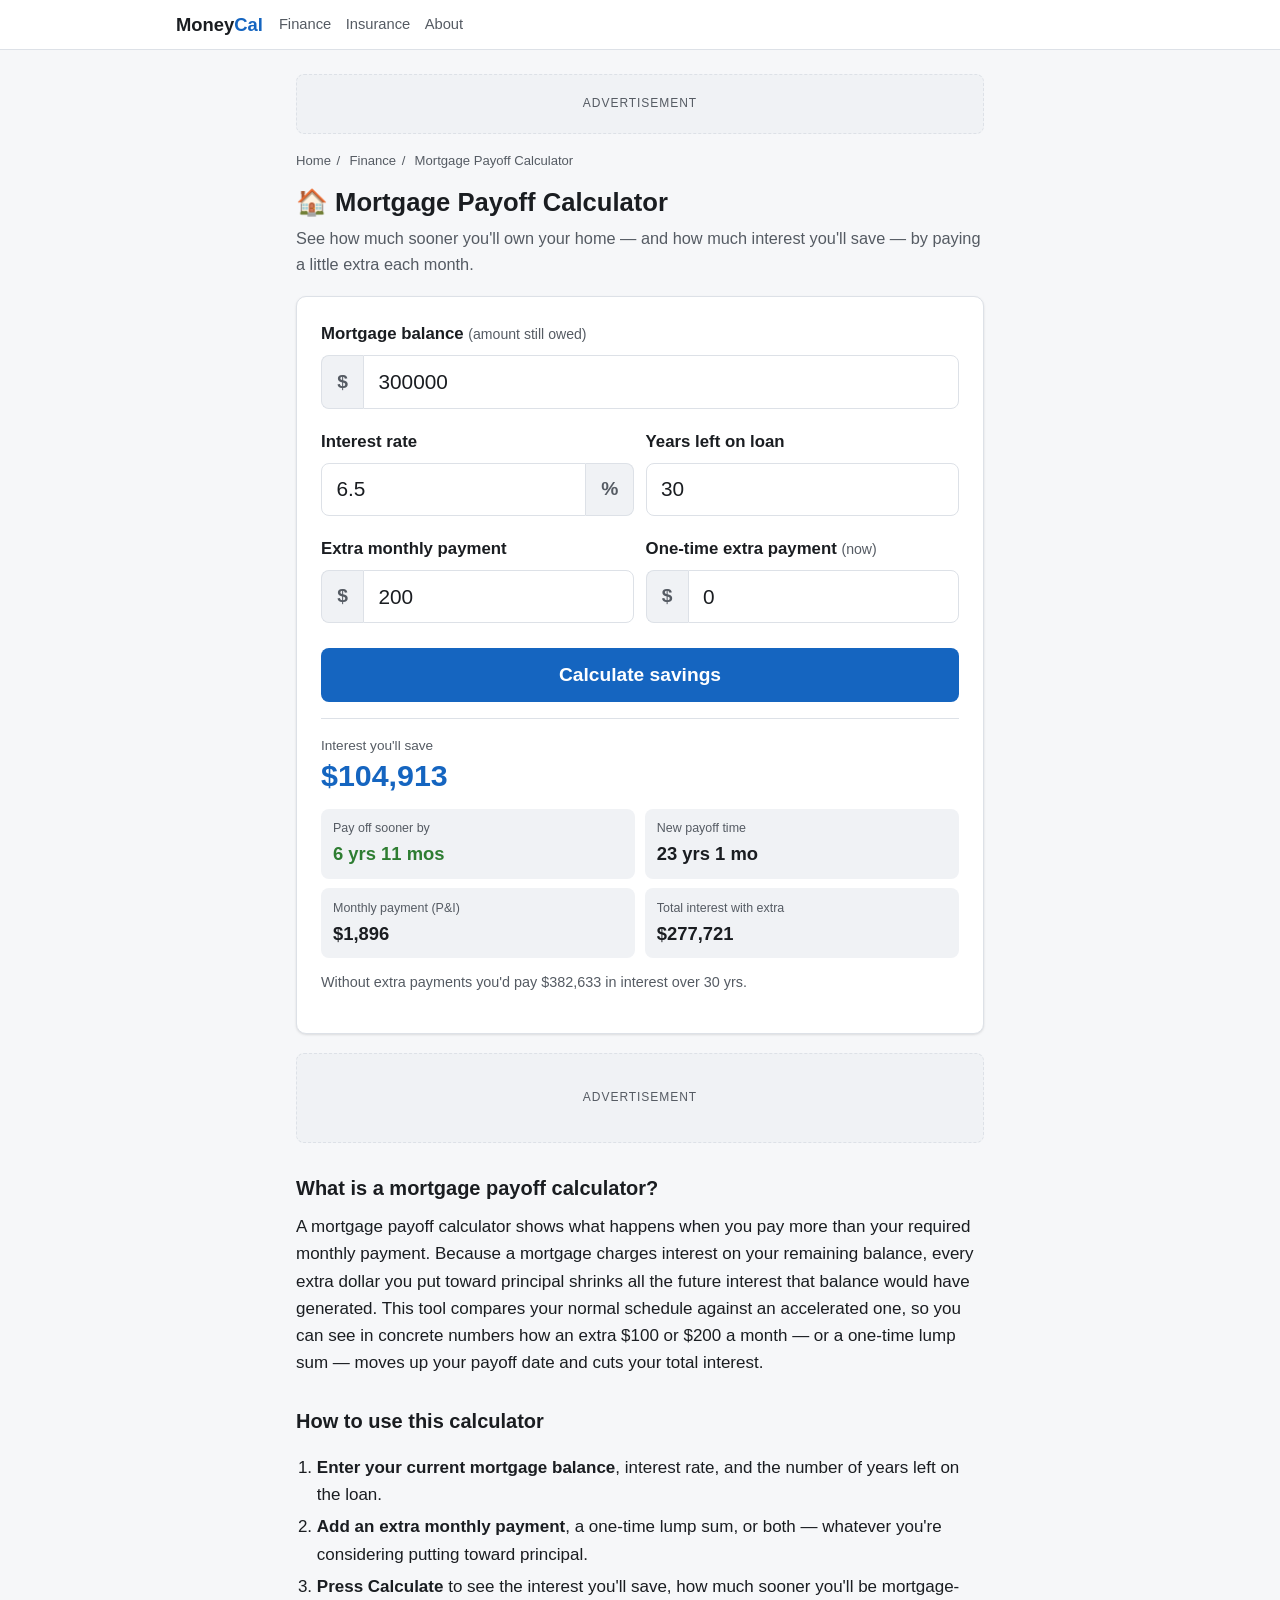
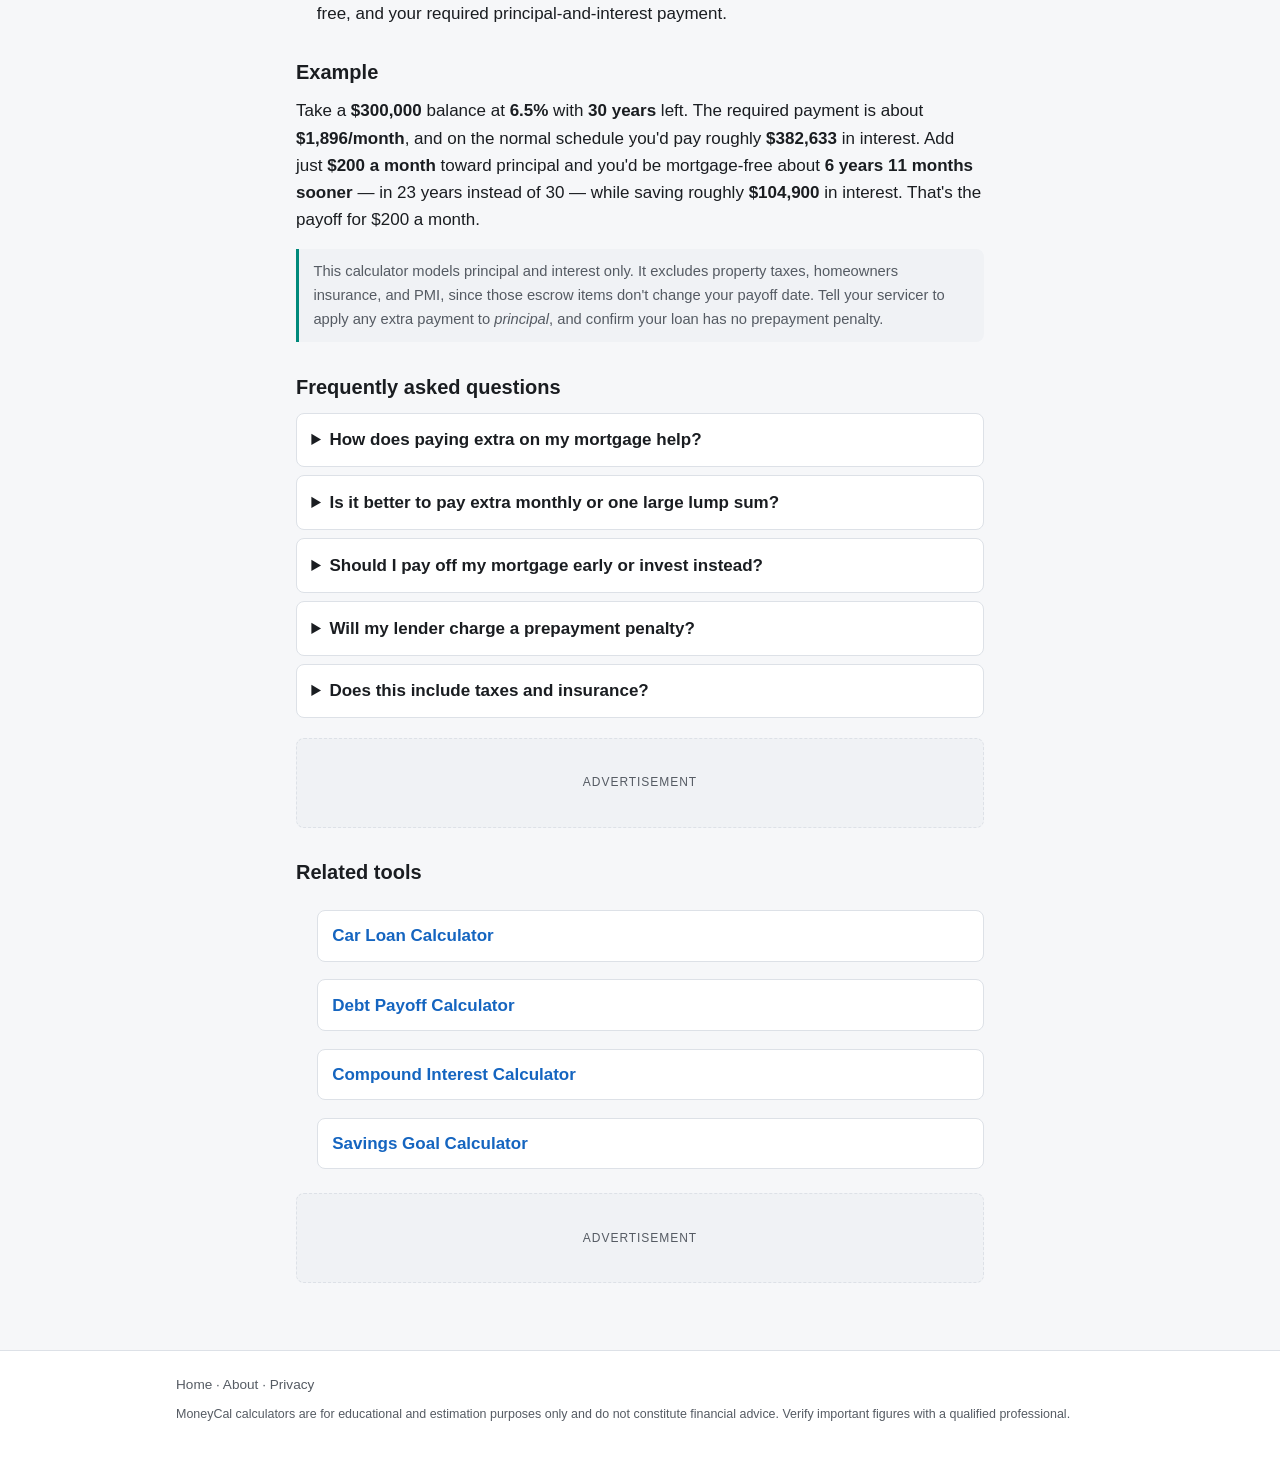
<file: finance/mortgage-payoff-calculator.html>
<!DOCTYPE html>
<html lang="en">
<head>
<!-- Google tag (gtag.js) -->
<script async src="https://www.googletagmanager.com/gtag/js?id=G-0LKD1BP2HB"></script>
<script>
  window.dataLayer = window.dataLayer || [];
  function gtag(){dataLayer.push(arguments);}
  gtag('js', new Date());
  gtag('config', 'G-0LKD1BP2HB');
</script>
<meta charset="utf-8">
<meta name="viewport" content="width=device-width, initial-scale=1">
<link rel="icon" href="/favicon.svg" type="image/svg+xml">
<link rel="icon" href="/favicon-32.png" sizes="32x32" type="image/png">
<link rel="apple-touch-icon" href="/apple-touch-icon.png">
<link rel="manifest" href="/manifest.json">
<meta name="theme-color" content="#1565c0">
<title>Mortgage Payoff Calculator — Extra Payment Savings | MoneyCal</title>
<meta name="description" content="Free mortgage payoff calculator. See how much sooner you'll be mortgage-free and how much interest you save by making extra monthly or one-time principal payments.">
<link rel="canonical" href="https://moneycal.co/finance/mortgage-payoff-calculator.html">
<meta property="og:type" content="website">
<meta property="og:url" content="https://moneycal.co/finance/mortgage-payoff-calculator.html">
<meta property="og:title" content="Mortgage Payoff Calculator — Extra Payment Savings | MoneyCal">
<meta property="og:description" content="Free mortgage payoff calculator. See how much sooner you'll be mortgage-free and how much interest you save by making extra monthly or one-time principal payments.">
<meta property="og:image" content="https://moneycal.co/og-image.png">
<meta property="og:site_name" content="MoneyCal">
<meta name="twitter:card" content="summary_large_image">
<meta name="twitter:title" content="Mortgage Payoff Calculator — Extra Payment Savings | MoneyCal">
<meta name="twitter:description" content="Free mortgage payoff calculator. See how much sooner you'll be mortgage-free and how much interest you save by making extra monthly or one-time principal payments.">
<meta name="twitter:image" content="https://moneycal.co/og-image.png">
<link rel="stylesheet" href="../css/main.css">
<script type="application/ld+json">
{
  "@context": "https://schema.org",
  "@type": "SoftwareApplication",
  "name": "Mortgage Payoff Calculator",
  "url": "https://moneycal.co/finance/mortgage-payoff-calculator.html",
  "applicationCategory": "FinanceApplication",
  "operatingSystem": "Any",
  "offers": { "@type": "Offer", "price": "0", "priceCurrency": "USD" }
}
</script>
<script type="application/ld+json">
{
  "@context": "https://schema.org",
  "@type": "BreadcrumbList",
  "itemListElement": [
    { "@type": "ListItem", "position": 1, "name": "Home", "item": "https://moneycal.co/" },
    { "@type": "ListItem", "position": 2, "name": "Finance", "item": "https://moneycal.co/#finance" },
    { "@type": "ListItem", "position": 3, "name": "Mortgage Payoff Calculator" }
  ]
}
</script>
<script type="application/ld+json">
{
  "@context": "https://schema.org",
  "@type": "FAQPage",
  "mainEntity": [
    { "@type": "Question", "name": "How does paying extra on my mortgage help?", "acceptedAnswer": { "@type": "Answer", "text": "Every extra dollar goes straight to principal, so you owe less and are charged less interest in every future month. Because mortgages front-load interest, even small extra payments early in the loan compound into large interest savings and a much earlier payoff date." } },
    { "@type": "Question", "name": "Is it better to pay extra monthly or one large lump sum?", "acceptedAnswer": { "@type": "Answer", "text": "Both reduce principal and save interest. A lump sum applied today saves the most per dollar because it cuts the balance sooner, but a consistent extra monthly payment is easier to budget and still saves tens of thousands over the life of a loan. This calculator lets you model either or both." } },
    { "@type": "Question", "name": "Should I pay off my mortgage early or invest instead?", "acceptedAnswer": { "@type": "Answer", "text": "It depends on your mortgage rate versus your expected investment return, your tax situation, and how much you value being debt-free. Paying down a 7 percent mortgage is a guaranteed 7 percent return; investing might beat that but carries risk. Many people do some of both." } },
    { "@type": "Question", "name": "Will my lender charge a prepayment penalty?", "acceptedAnswer": { "@type": "Answer", "text": "Most modern conventional mortgages have no prepayment penalty, but some loans do, especially older or non-conforming ones. Check your loan documents or ask your servicer before making large extra payments, and tell them to apply the extra to principal." } },
    { "@type": "Question", "name": "Does this calculator include taxes and insurance?", "acceptedAnswer": { "@type": "Answer", "text": "No. It models principal and interest only, which is the part of your payment that extra payments affect. Property taxes, homeowners insurance, and PMI are escrow items that do not change your payoff date, so they are excluded for clarity." } }
  ]
}
</script>
<script async src="https://pagead2.googlesyndication.com/pagead/js/adsbygoogle.js?client=ca-pub-2305668373346408" crossorigin="anonymous"></script>
</head>
<body>
<header class="site-header">
  <div class="wrap">
    <a class="logo" href="../index.html">Money<span>Cal</span></a>
    <nav class="nav">
      <a href="../index.html#finance">Finance</a>
      <a href="../index.html#insurance">Insurance</a>
      <a href="../about.html">About</a>
    </nav>
  </div>
</header>

<main>
  <div class="ad-slot lead">Advertisement</div>

  <nav class="breadcrumb">
    <a href="../index.html">Home</a><span>/</span>
    <a href="../index.html#finance">Finance</a><span>/</span>
    Mortgage Payoff Calculator
  </nav>

  <h1>🏠 Mortgage Payoff Calculator</h1>
  <p class="lede">See how much sooner you'll own your home — and how much interest you'll save — by paying a little extra each month.</p>

  <!-- ABOVE-THE-FOLD TOOL -->
  <section class="tool" aria-label="Mortgage payoff calculator">
    <div class="field">
      <label for="balance">Mortgage balance <span class="hint">(amount still owed)</span></label>
      <div class="input-wrap"><span class="affix pre">$</span><input type="number" id="balance" value="300000" min="0" max="10000000" step="1000" inputmode="decimal"></div>
    </div>
    <div class="row2">
      <div class="field">
        <label for="rate">Interest rate</label>
        <div class="input-wrap"><input type="number" id="rate" value="6.5" min="0" max="30" step="0.05" inputmode="decimal"><span class="affix post">%</span></div>
      </div>
      <div class="field">
        <label for="years">Years left on loan</label>
        <input type="number" id="years" value="30" min="1" max="40" step="1" inputmode="numeric">
      </div>
    </div>
    <div class="row2">
      <div class="field">
        <label for="extra">Extra monthly payment</label>
        <div class="input-wrap"><span class="affix pre">$</span><input type="number" id="extra" value="200" min="0" max="50000" step="25" inputmode="decimal"></div>
      </div>
      <div class="field">
        <label for="lump">One-time extra payment <span class="hint">(now)</span></label>
        <div class="input-wrap"><span class="affix pre">$</span><input type="number" id="lump" value="0" min="0" max="10000000" step="500" inputmode="decimal"></div>
      </div>
    </div>
    <button class="btn" id="calcBtn">Calculate savings</button>

    <div class="result hidden" id="result" aria-live="polite">
      <div id="warn" class="note" style="display:none;border-left-color:var(--warn);color:var(--warn)"></div>
      <div class="headline-label">Interest you'll save</div>
      <div class="headline" id="saved">$0</div>
      <div class="stats">
        <div class="stat"><div class="k">Pay off sooner by</div><div class="v good" id="timeSaved">—</div></div>
        <div class="stat"><div class="k">New payoff time</div><div class="v" id="newTime">—</div></div>
        <div class="stat"><div class="k">Monthly payment (P&amp;I)</div><div class="v" id="payment">—</div></div>
        <div class="stat"><div class="k">Total interest with extra</div><div class="v" id="newInterest">—</div></div>
      </div>
      <p id="subnote" style="margin-top:.8rem;color:var(--text-soft);font-size:.9rem"></p>
    </div>
  </section>

  <div class="ad-slot">Advertisement</div>

  <section class="content">
    <h2>What is a mortgage payoff calculator?</h2>
    <p>A mortgage payoff calculator shows what happens when you pay more than your required monthly payment. Because a mortgage charges interest on your remaining balance, every extra dollar you put toward principal shrinks all the future interest that balance would have generated. This tool compares your normal schedule against an accelerated one, so you can see in concrete numbers how an extra $100 or $200 a month — or a one-time lump sum — moves up your payoff date and cuts your total interest.</p>

    <h2>How to use this calculator</h2>
    <ol>
      <li><strong>Enter your current mortgage balance</strong>, interest rate, and the number of years left on the loan.</li>
      <li><strong>Add an extra monthly payment</strong>, a one-time lump sum, or both — whatever you're considering putting toward principal.</li>
      <li><strong>Press Calculate</strong> to see the interest you'll save, how much sooner you'll be mortgage-free, and your required principal-and-interest payment.</li>
    </ol>

    <h2>Example</h2>
    <p>Take a <strong>$300,000</strong> balance at <strong>6.5%</strong> with <strong>30 years</strong> left. The required payment is about <strong>$1,896/month</strong>, and on the normal schedule you'd pay roughly <strong>$382,633</strong> in interest. Add just <strong>$200 a month</strong> toward principal and you'd be mortgage-free about <strong>6 years 11 months sooner</strong> — in 23 years instead of 30 — while saving roughly <strong>$104,900</strong> in interest. That's the payoff for $200 a month.</p>

    <div class="note">This calculator models principal and interest only. It excludes property taxes, homeowners insurance, and PMI, since those escrow items don't change your payoff date. Tell your servicer to apply any extra payment to <em>principal</em>, and confirm your loan has no prepayment penalty.</div>

    <h2>Frequently asked questions</h2>
    <div class="faq">
      <details><summary>How does paying extra on my mortgage help?</summary><p>Every extra dollar goes straight to principal, so you owe less and are charged less interest every future month. Because mortgages front-load interest, even small extra payments early on compound into large savings and a much earlier payoff.</p></details>
      <details><summary>Is it better to pay extra monthly or one large lump sum?</summary><p>Both save interest. A lump sum today saves the most per dollar because it cuts the balance sooner, but a steady extra monthly payment is easier to budget and still saves tens of thousands over the life of a loan. You can model either or both here.</p></details>
      <details><summary>Should I pay off my mortgage early or invest instead?</summary><p>It depends on your mortgage rate versus your expected investment return, taxes, and how much you value being debt-free. Paying down a 7% mortgage is a guaranteed 7% return; investing might beat that but carries risk. Many people do some of both.</p></details>
      <details><summary>Will my lender charge a prepayment penalty?</summary><p>Most modern conventional mortgages have none, but some loans do — especially older or non-conforming ones. Check your loan documents or ask your servicer before making large extra payments.</p></details>
      <details><summary>Does this include taxes and insurance?</summary><p>No — principal and interest only, which is the part extra payments affect. Property taxes, insurance, and PMI are escrow items that don't change your payoff date, so they're excluded for clarity.</p></details>
    </div>

    <div class="ad-slot">Advertisement</div>

    <h2>Related tools</h2>
    <ul class="related">
      <li><a href="car-loan-calculator.html">Car Loan Calculator</a></li>
      <li><a href="debt-payoff-calculator.html">Debt Payoff Calculator</a></li>
      <li><a href="compound-interest-calculator.html">Compound Interest Calculator</a></li>
      <li><a href="savings-goal-calculator.html">Savings Goal Calculator</a></li>
    </ul>

    <div class="ad-slot">Advertisement</div>
  </section>
</main>

<footer class="site-footer">
  <div class="wrap">
    <a href="../index.html">Home</a> · <a href="../about.html">About</a> · <a href="../privacy.html">Privacy</a>
    <p class="disclaimer">MoneyCal calculators are for educational and estimation purposes only and do not constitute financial advice. Verify important figures with a qualified professional.</p>
  </div>
</footer>

<script>
"use strict";
var MAX_MONTHS = 1200;

// Required principal & interest payment for the original schedule.
function monthlyPayment(P, r, n) {
  if (P <= 0) return 0;
  if (r === 0) return P / n;
  return P * r / (1 - Math.pow(1 + r, -n));
}

// Simulate paying down `balance` at payment `pay`/month (+ already-applied lump). Returns months + interest.
function amortize(balance, r, pay) {
  var months = 0, interest = 0;
  while (balance > 0.005 && months < MAX_MONTHS) {
    months++;
    var intr = balance * r;
    interest += intr;
    var principal = pay - intr;
    if (principal <= 0) { months = MAX_MONTHS; break; } // payment doesn't cover interest
    balance -= principal;
  }
  // overshoot correction on final payment
  if (balance < 0) interest += balance; // we counted a touch too much interest on the last partial month
  return { months: months, interest: interest, reached: months < MAX_MONTHS };
}

function computePayoff({ balance, ratePct, years, extra, lump }) {
  var r = ratePct / 100 / 12;
  var n = Math.round(years * 12);
  var payment = monthlyPayment(balance, r, n);

  // Baseline: required payment, no extras.
  var base = amortize(balance, r, payment);
  // Accelerated: lump sum applied now, then payment + extra each month.
  var startBal = Math.max(0, balance - lump);
  var accel = amortize(startBal, r, payment + extra);

  var interestSaved = base.interest - accel.interest;
  var monthsSaved = base.months - accel.months;
  return {
    payment: payment,
    baseInterest: base.interest,
    baseMonths: base.months,
    accelInterest: accel.interest,
    accelMonths: accel.months,
    interestSaved: interestSaved,
    monthsSaved: monthsSaved,
    reached: accel.reached
  };
}

function fmtMoney(n) { return "$" + Math.round(n).toLocaleString("en-US"); }
function fmtTime(months) {
  if (months <= 0) return "0 mo";
  var y = Math.floor(months / 12), m = months % 12, parts = [];
  if (y) parts.push(y + (y === 1 ? " yr" : " yrs"));
  if (m) parts.push(m + (m === 1 ? " mo" : " mos"));
  return parts.join(" ");
}

function clampField(id, lo, hi) {
  var el = document.getElementById(id);
  var v = Math.min(Math.max(parseFloat(el.value) || 0, lo), hi);
  el.value = v;
  return v;
}

function run() {
  var data = {
    balance: clampField("balance", 0, 10000000),
    ratePct: clampField("rate", 0, 30),
    years:   clampField("years", 1, 40),
    extra:   clampField("extra", 0, 50000),
    lump:    clampField("lump", 0, 10000000)
  };
  var out = computePayoff(data);
  var warnEl = document.getElementById("warn");
  warnEl.style.display = "none";

  document.getElementById("payment").textContent = fmtMoney(out.payment);
  document.getElementById("saved").textContent = fmtMoney(Math.max(0, out.interestSaved));
  document.getElementById("timeSaved").textContent = out.monthsSaved > 0 ? fmtTime(out.monthsSaved) : "—";
  document.getElementById("newTime").textContent = fmtTime(out.accelMonths);
  document.getElementById("newInterest").textContent = fmtMoney(out.accelInterest);

  if (data.extra === 0 && data.lump === 0) {
    document.getElementById("subnote").textContent =
      "This is your normal schedule. Add an extra monthly or one-time payment above to see how much you'd save.";
  } else {
    document.getElementById("subnote").textContent =
      "Without extra payments you'd pay " + fmtMoney(out.baseInterest) + " in interest over " + fmtTime(out.baseMonths) + ".";
  }
  document.getElementById("result").classList.remove("hidden");
}

(function() {
  document.querySelectorAll('input[type="number"]').forEach(function(el) {
    el.addEventListener('input', function() {
      var v = parseFloat(el.value);
      if (isNaN(v)) return;
      var mx = parseFloat(el.getAttribute('max'));
      var mn = parseFloat(el.getAttribute('min')) || 0;
      if (!isNaN(mx) && v > mx) el.value = mx;
      if (!isNaN(mn) && v < mn) el.value = mn;
    });
  });
})();

document.getElementById("calcBtn").addEventListener("click", run);
run();
</script>
</body>
</html>
</file>
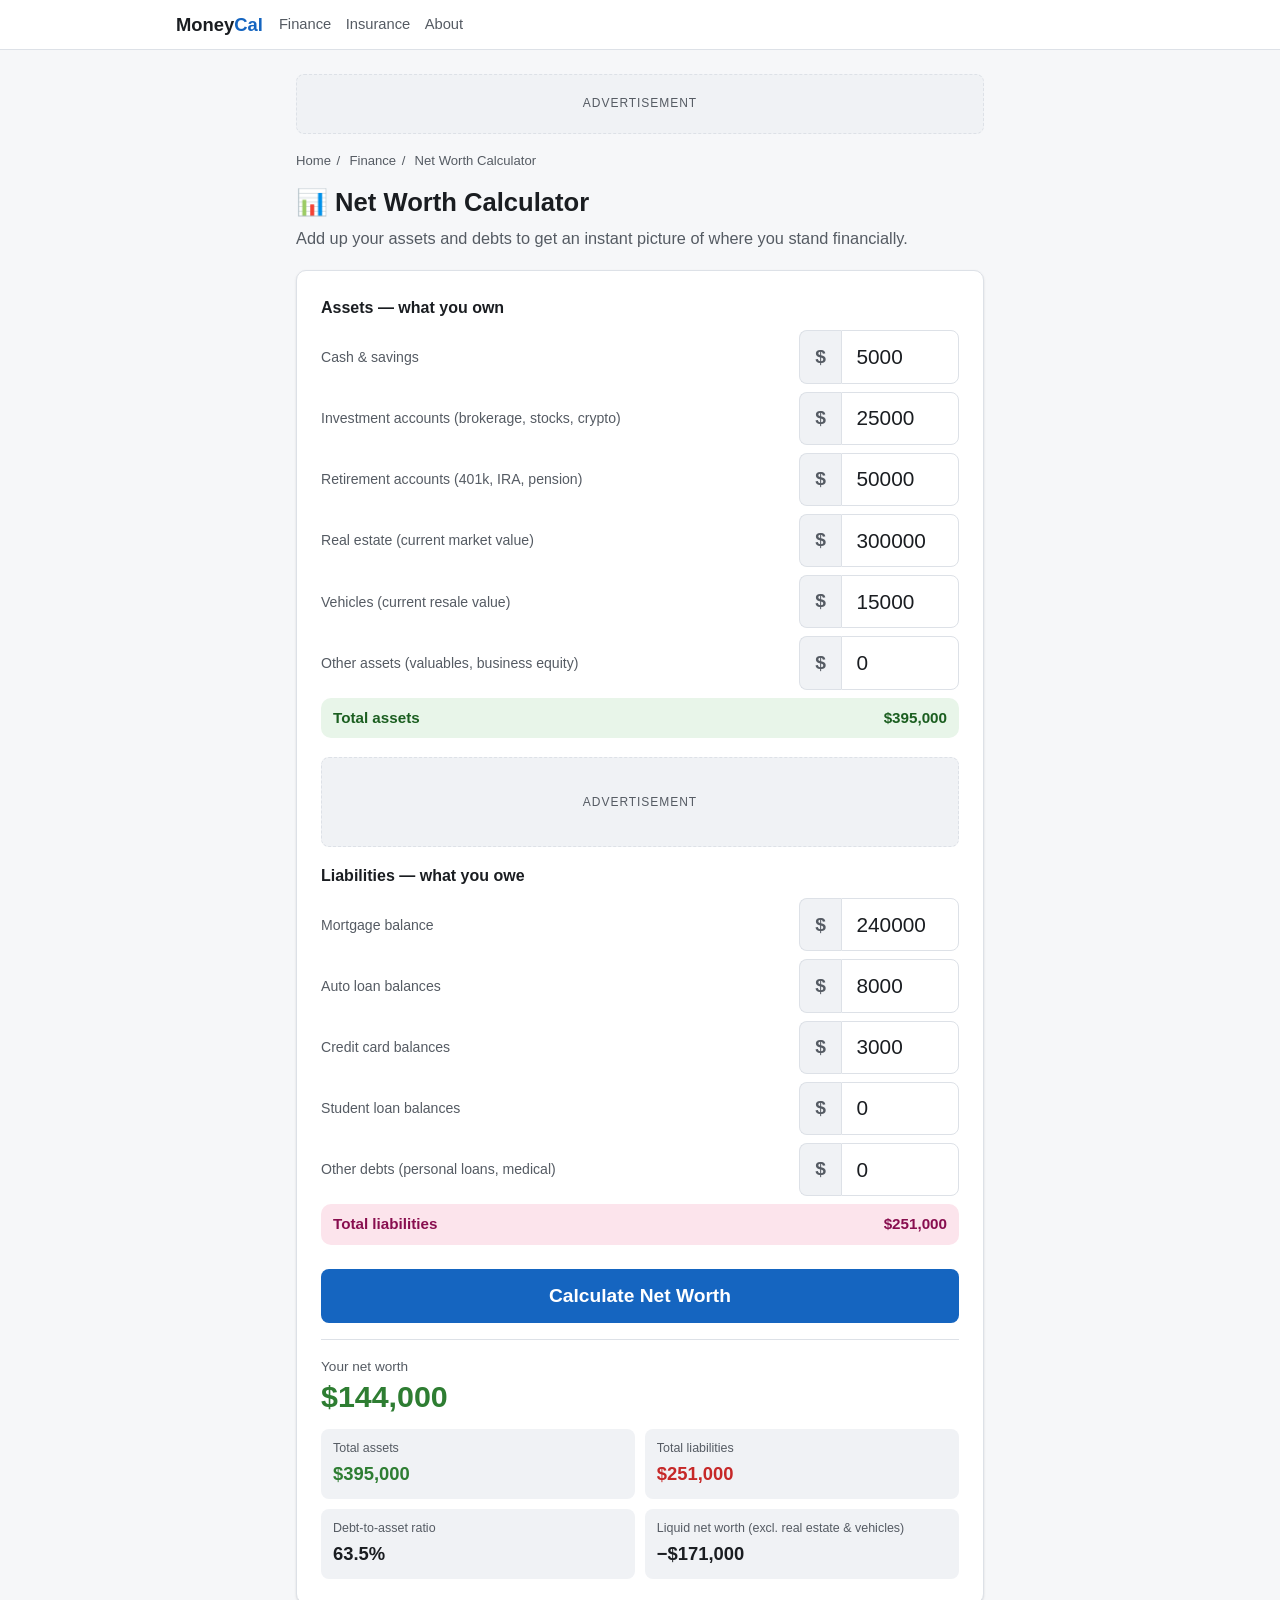
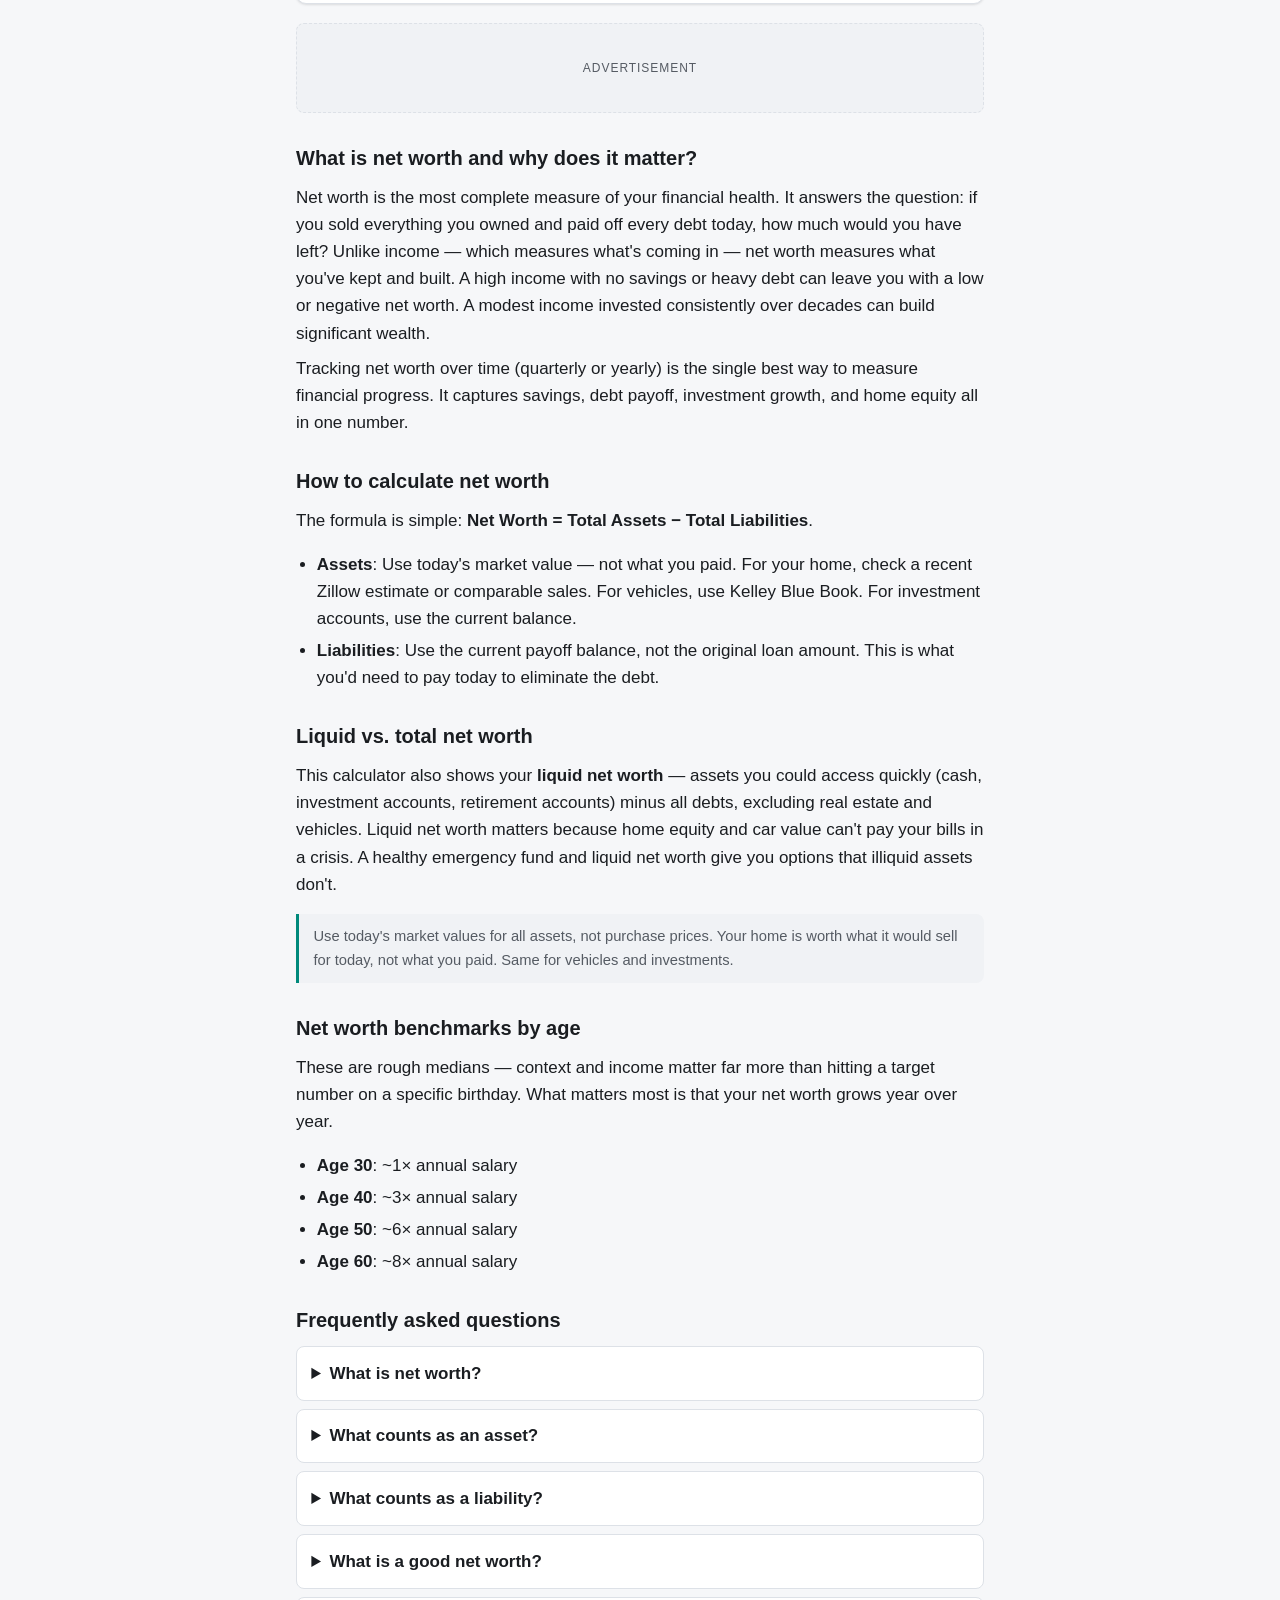
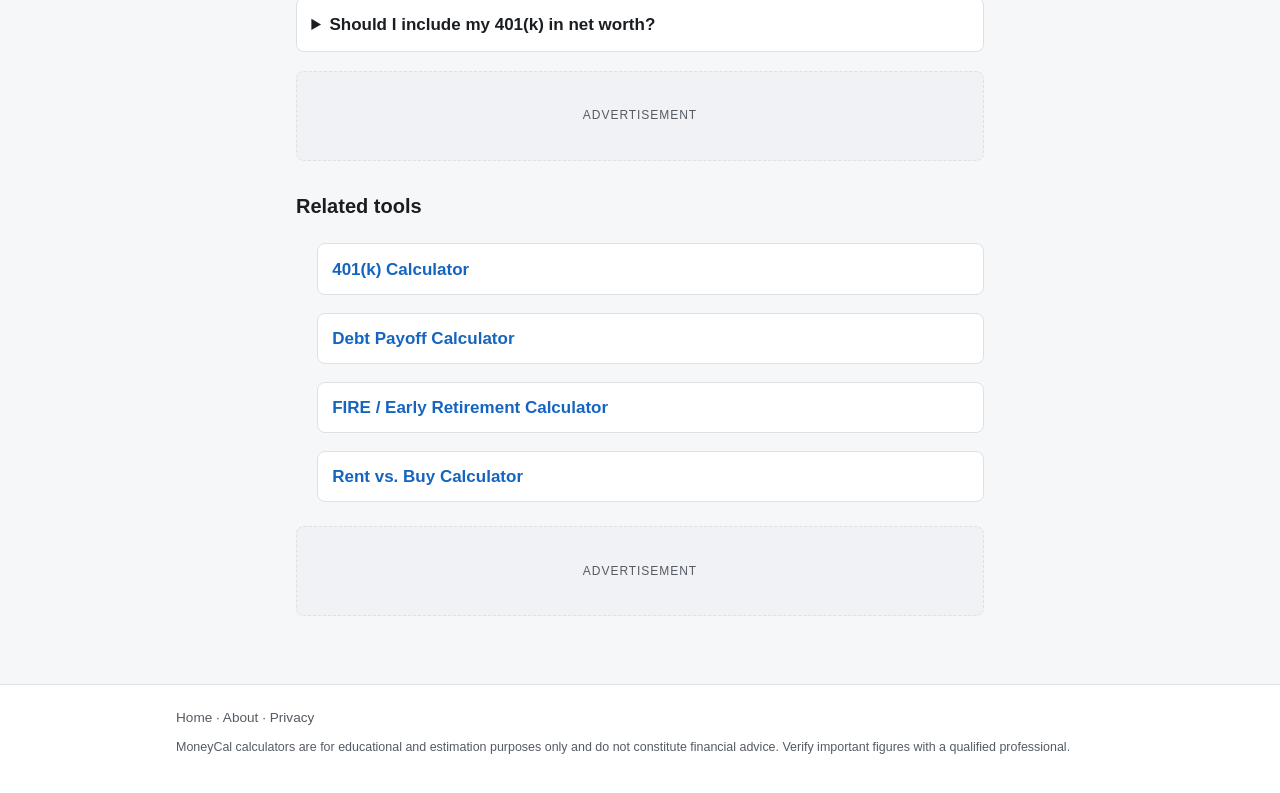
<file: finance/net-worth-calculator.html>
<!DOCTYPE html>
<html lang="en">
<head>
<!-- Google tag (gtag.js) -->
<script async src="https://www.googletagmanager.com/gtag/js?id=G-0LKD1BP2HB"></script>
<script>
  window.dataLayer = window.dataLayer || [];
  function gtag(){dataLayer.push(arguments);}
  gtag('js', new Date());
  gtag('config', 'G-0LKD1BP2HB');
</script>
<meta charset="utf-8">
<meta name="viewport" content="width=device-width, initial-scale=1">
<link rel="icon" href="/favicon.svg" type="image/svg+xml">
<link rel="icon" href="/favicon-32.png" sizes="32x32" type="image/png">
<link rel="apple-touch-icon" href="/apple-touch-icon.png">
<link rel="manifest" href="/manifest.json">
<meta name="theme-color" content="#1565c0">
<title>Net Worth Calculator — Assets Minus Liabilities | MoneyCal</title>
<meta name="description" content="Free net worth calculator. Add your assets and debts to instantly see your net worth, total assets, and total liabilities broken down by category.">
<link rel="canonical" href="https://moneycal.co/finance/net-worth-calculator.html">
<meta property="og:type" content="website">
<meta property="og:url" content="https://moneycal.co/finance/net-worth-calculator.html">
<meta property="og:title" content="Net Worth Calculator — Assets Minus Liabilities | MoneyCal">
<meta property="og:description" content="Free net worth calculator. Add your assets and debts to instantly see your net worth, total assets, and total liabilities broken down by category.">
<meta property="og:image" content="https://moneycal.co/og-image.png">
<meta property="og:site_name" content="MoneyCal">
<meta name="twitter:card" content="summary_large_image">
<meta name="twitter:title" content="Net Worth Calculator — Assets Minus Liabilities | MoneyCal">
<meta name="twitter:description" content="Free net worth calculator. Add your assets and debts to instantly see your net worth, total assets, and total liabilities broken down by category.">
<meta name="twitter:image" content="https://moneycal.co/og-image.png">
<link rel="stylesheet" href="../css/main.css">
<style>
  .nw-section { margin-bottom: 1.2rem; }
  .nw-section h3 { font-size: 1rem; margin: 0 0 .6rem; color: var(--text); }
  .nw-row { display: flex; align-items: center; gap: .6rem; margin-bottom: .5rem; }
  .nw-row label { flex: 1; font-size: .88rem; color: var(--text-soft); min-width: 140px; }
  .nw-row .input-wrap { flex: 0 0 160px; }
  .nw-total { display: flex; justify-content: space-between; align-items: center;
    padding: .5rem .75rem; border-radius: var(--radius); font-size: .95rem; font-weight: 600; margin-top: .25rem; }
  .nw-total-assets { background: #e8f5e9; color: #1b5e20; }
  .nw-total-liab   { background: #fce4ec; color: #880e4f; }
  @media (prefers-color-scheme: dark) {
    .nw-total-assets { background: #1b3a1f; color: #a5d6a7; }
    .nw-total-liab   { background: #3a1a22; color: #f48fb1; }
  }
  .nw-positive { color: var(--good); }
  .nw-negative { color: var(--warn); }
  @media (max-width: 480px) {
    .nw-row { flex-wrap: wrap; }
    .nw-row .input-wrap { flex: 1 1 100%; }
  }
</style>
<script type="application/ld+json">
{
  "@context": "https://schema.org",
  "@type": "SoftwareApplication",
  "name": "Net Worth Calculator",
  "url": "https://moneycal.co/finance/net-worth-calculator.html",
  "applicationCategory": "FinanceApplication",
  "operatingSystem": "Any",
  "offers": { "@type": "Offer", "price": "0", "priceCurrency": "USD" }
}
</script>
<script type="application/ld+json">
{
  "@context": "https://schema.org",
  "@type": "BreadcrumbList",
  "itemListElement": [
    { "@type": "ListItem", "position": 1, "name": "Home", "item": "https://moneycal.co/" },
    { "@type": "ListItem", "position": 2, "name": "Finance", "item": "https://moneycal.co/#finance" },
    { "@type": "ListItem", "position": 3, "name": "Net Worth Calculator" }
  ]
}
</script>
<script type="application/ld+json">
{
  "@context": "https://schema.org",
  "@type": "FAQPage",
  "mainEntity": [
    { "@type": "Question", "name": "What is net worth?", "acceptedAnswer": { "@type": "Answer", "text": "Net worth is the total value of everything you own (assets) minus everything you owe (liabilities). It is the single best snapshot of your financial position. A positive net worth means your assets exceed your debts; a negative net worth means you owe more than you own." } },
    { "@type": "Question", "name": "What counts as an asset?", "acceptedAnswer": { "@type": "Answer", "text": "Assets are anything you own that has monetary value: cash and checking/savings balances, investment accounts (brokerage, 401k, IRA), the current market value of your home, current resale value of your vehicles, and any other valuables. Use today's market value, not what you paid." } },
    { "@type": "Question", "name": "What counts as a liability?", "acceptedAnswer": { "@type": "Answer", "text": "Liabilities are debts you owe: remaining mortgage balance, auto loan balances, total credit card balances owed, student loan balances, personal loans, and any other money owed. Use the current payoff balance, not the original loan amount." } },
    { "@type": "Question", "name": "What is a good net worth?", "acceptedAnswer": { "@type": "Answer", "text": "Net worth benchmarks vary widely by age, income, and location. A common rule of thumb: by age 30, aim for 1× your annual salary; by 40, 3×; by 50, 6×; by 60, 8×. These are rough targets, not hard rules. What matters most is that your net worth is growing year over year." } },
    { "@type": "Question", "name": "Should I include my 401(k) in my net worth?", "acceptedAnswer": { "@type": "Answer", "text": "Yes. Your 401(k), IRA, and other retirement accounts are assets you own and should be included in your net worth. Some people calculate two versions — one including retirement accounts and one without — to understand their liquid vs. total net worth." } }
  ]
}
</script>
<script async src="https://pagead2.googlesyndication.com/pagead/js/adsbygoogle.js?client=ca-pub-2305668373346408" crossorigin="anonymous"></script>
</head>
<body>
<header class="site-header">
  <div class="wrap">
    <a class="logo" href="../index.html">Money<span>Cal</span></a>
    <nav class="nav">
      <a href="../index.html#finance">Finance</a>
      <a href="../index.html#insurance">Insurance</a>
      <a href="../about.html">About</a>
    </nav>
  </div>
</header>

<main>
  <div class="ad-slot lead">Advertisement</div>

  <nav class="breadcrumb">
    <a href="../index.html">Home</a><span>/</span>
    <a href="../index.html#finance">Finance</a><span>/</span>
    Net Worth Calculator
  </nav>

  <h1>📊 Net Worth Calculator</h1>
  <p class="lede">Add up your assets and debts to get an instant picture of where you stand financially.</p>

  <!-- ABOVE-THE-FOLD TOOL -->
  <section class="tool" aria-label="Net worth calculator">

    <!-- ASSETS -->
    <div class="nw-section">
      <h3>Assets — what you own</h3>

      <div class="nw-row">
        <label for="cash">Cash &amp; savings</label>
        <div class="input-wrap"><span class="affix pre">$</span><input type="number" id="cash" value="5000" min="0" max="100000000" step="100" inputmode="decimal"></div>
      </div>
      <div class="nw-row">
        <label for="investments">Investment accounts <span class="hint">(brokerage, stocks, crypto)</span></label>
        <div class="input-wrap"><span class="affix pre">$</span><input type="number" id="investments" value="25000" min="0" max="100000000" step="500" inputmode="decimal"></div>
      </div>
      <div class="nw-row">
        <label for="retirement">Retirement accounts <span class="hint">(401k, IRA, pension)</span></label>
        <div class="input-wrap"><span class="affix pre">$</span><input type="number" id="retirement" value="50000" min="0" max="100000000" step="500" inputmode="decimal"></div>
      </div>
      <div class="nw-row">
        <label for="realEstate">Real estate <span class="hint">(current market value)</span></label>
        <div class="input-wrap"><span class="affix pre">$</span><input type="number" id="realEstate" value="300000" min="0" max="100000000" step="1000" inputmode="decimal"></div>
      </div>
      <div class="nw-row">
        <label for="vehicles">Vehicles <span class="hint">(current resale value)</span></label>
        <div class="input-wrap"><span class="affix pre">$</span><input type="number" id="vehicles" value="15000" min="0" max="10000000" step="500" inputmode="decimal"></div>
      </div>
      <div class="nw-row">
        <label for="otherAssets">Other assets <span class="hint">(valuables, business equity)</span></label>
        <div class="input-wrap"><span class="affix pre">$</span><input type="number" id="otherAssets" value="0" min="0" max="100000000" step="100" inputmode="decimal"></div>
      </div>

      <div class="nw-total nw-total-assets">
        <span>Total assets</span><span id="totalAssets">$395,000</span>
      </div>
    </div>

    <div class="ad-slot" style="margin:0 0 1rem">Advertisement</div>

    <!-- LIABILITIES -->
    <div class="nw-section">
      <h3>Liabilities — what you owe</h3>

      <div class="nw-row">
        <label for="mortgage">Mortgage balance</label>
        <div class="input-wrap"><span class="affix pre">$</span><input type="number" id="mortgage" value="240000" min="0" max="100000000" step="1000" inputmode="decimal"></div>
      </div>
      <div class="nw-row">
        <label for="carLoans">Auto loan balances</label>
        <div class="input-wrap"><span class="affix pre">$</span><input type="number" id="carLoans" value="8000" min="0" max="10000000" step="500" inputmode="decimal"></div>
      </div>
      <div class="nw-row">
        <label for="creditCards">Credit card balances</label>
        <div class="input-wrap"><span class="affix pre">$</span><input type="number" id="creditCards" value="3000" min="0" max="1000000" step="100" inputmode="decimal"></div>
      </div>
      <div class="nw-row">
        <label for="studentLoans">Student loan balances</label>
        <div class="input-wrap"><span class="affix pre">$</span><input type="number" id="studentLoans" value="0" min="0" max="10000000" step="500" inputmode="decimal"></div>
      </div>
      <div class="nw-row">
        <label for="otherDebts">Other debts <span class="hint">(personal loans, medical)</span></label>
        <div class="input-wrap"><span class="affix pre">$</span><input type="number" id="otherDebts" value="0" min="0" max="100000000" step="100" inputmode="decimal"></div>
      </div>

      <div class="nw-total nw-total-liab">
        <span>Total liabilities</span><span id="totalLiab">$251,000</span>
      </div>
    </div>

    <button class="btn" id="calcBtn">Calculate Net Worth</button>

    <div class="result hidden" id="result" aria-live="polite">
      <div class="headline-label">Your net worth</div>
      <div class="headline" id="netWorth">$0</div>
      <div class="stats">
        <div class="stat"><div class="k">Total assets</div><div class="v good" id="totalAssetsResult">$0</div></div>
        <div class="stat"><div class="k">Total liabilities</div><div class="v" style="color:var(--warn)" id="totalLiabResult">$0</div></div>
        <div class="stat"><div class="k">Debt-to-asset ratio</div><div class="v" id="dta">0%</div></div>
        <div class="stat"><div class="k">Liquid net worth <span class="hint">(excl. real estate &amp; vehicles)</span></div><div class="v" id="liquidNW">$0</div></div>
      </div>
    </div>
  </section>

  <div class="ad-slot">Advertisement</div>

  <section class="content">
    <h2>What is net worth and why does it matter?</h2>
    <p>Net worth is the most complete measure of your financial health. It answers the question: if you sold everything you owned and paid off every debt today, how much would you have left? Unlike income — which measures what's coming in — net worth measures what you've kept and built. A high income with no savings or heavy debt can leave you with a low or negative net worth. A modest income invested consistently over decades can build significant wealth.</p>
    <p>Tracking net worth over time (quarterly or yearly) is the single best way to measure financial progress. It captures savings, debt payoff, investment growth, and home equity all in one number.</p>

    <h2>How to calculate net worth</h2>
    <p>The formula is simple: <strong>Net Worth = Total Assets − Total Liabilities</strong>.</p>
    <ul>
      <li><strong>Assets</strong>: Use today's market value — not what you paid. For your home, check a recent Zillow estimate or comparable sales. For vehicles, use Kelley Blue Book. For investment accounts, use the current balance.</li>
      <li><strong>Liabilities</strong>: Use the current payoff balance, not the original loan amount. This is what you'd need to pay today to eliminate the debt.</li>
    </ul>

    <h2>Liquid vs. total net worth</h2>
    <p>This calculator also shows your <strong>liquid net worth</strong> — assets you could access quickly (cash, investment accounts, retirement accounts) minus all debts, excluding real estate and vehicles. Liquid net worth matters because home equity and car value can't pay your bills in a crisis. A healthy emergency fund and liquid net worth give you options that illiquid assets don't.</p>

    <div class="note">Use today's market values for all assets, not purchase prices. Your home is worth what it would sell for today, not what you paid. Same for vehicles and investments.</div>

    <h2>Net worth benchmarks by age</h2>
    <p>These are rough medians — context and income matter far more than hitting a target number on a specific birthday. What matters most is that your net worth grows year over year.</p>
    <ul>
      <li><strong>Age 30</strong>: ~1× annual salary</li>
      <li><strong>Age 40</strong>: ~3× annual salary</li>
      <li><strong>Age 50</strong>: ~6× annual salary</li>
      <li><strong>Age 60</strong>: ~8× annual salary</li>
    </ul>

    <h2>Frequently asked questions</h2>
    <div class="faq">
      <details><summary>What is net worth?</summary><p>Net worth is total assets minus total liabilities — everything you own minus everything you owe. It's the single best snapshot of your financial position. Positive means assets exceed debts; negative means you owe more than you own (common early in life with student loans or a large mortgage).</p></details>
      <details><summary>What counts as an asset?</summary><p>Any financial resource you own with monetary value: cash, checking and savings balances, brokerage and retirement accounts (at today's value), real estate (at today's market value), vehicle resale value, and other valuables. Always use current market value, not what you paid.</p></details>
      <details><summary>What counts as a liability?</summary><p>Debts you owe: remaining mortgage balance, auto loan balances, total credit card balances owed, student loan balances, personal loans, medical debt, and any other money owed. Use the current payoff balance.</p></details>
      <details><summary>What is a good net worth?</summary><p>Benchmarks vary by age and income. A common target: by 30, 1× salary; by 40, 3×; by 50, 6×; by 60, 8×. These are rough guides, not hard rules. Growing your net worth year over year is what matters most regardless of where you start.</p></details>
      <details><summary>Should I include my 401(k) in net worth?</summary><p>Yes. Retirement accounts are assets you own and belong in your net worth. Some people also track a separate "liquid net worth" that excludes retirement accounts (to gauge short-term financial flexibility), but the standard net worth figure includes them.</p></details>
    </div>

    <div class="ad-slot">Advertisement</div>

    <h2>Related tools</h2>
    <ul class="related">
      <li><a href="401k-calculator.html">401(k) Calculator</a></li>
      <li><a href="debt-payoff-calculator.html">Debt Payoff Calculator</a></li>
      <li><a href="fire-calculator.html">FIRE / Early Retirement Calculator</a></li>
      <li><a href="rent-vs-buy-calculator.html">Rent vs. Buy Calculator</a></li>
    </ul>

    <div class="ad-slot">Advertisement</div>
  </section>
</main>

<footer class="site-footer">
  <div class="wrap">
    <a href="../index.html">Home</a> · <a href="../about.html">About</a> · <a href="../privacy.html">Privacy</a>
    <p class="disclaimer">MoneyCal calculators are for educational and estimation purposes only and do not constitute financial advice. Verify important figures with a qualified professional.</p>
  </div>
</footer>

<script>
"use strict";

var ASSET_IDS = ["cash","investments","retirement","realEstate","vehicles","otherAssets"];
var LIAB_IDS  = ["mortgage","carLoans","creditCards","studentLoans","otherDebts"];

function clampField(id) {
  var el = document.getElementById(id);
  var v = Math.min(Math.max(parseFloat(el.value) || 0, 0), 100000000);
  el.value = v;
  return v;
}

function fmt(n) {
  var s = "$" + Math.abs(Math.round(n)).toLocaleString("en-US");
  return n < 0 ? "−" + s : s;
}

function sumIds(ids) {
  return ids.reduce(function(acc, id) { return acc + clampField(id); }, 0);
}

function updateTotals() {
  var a = sumIds(ASSET_IDS);
  var l = sumIds(LIAB_IDS);
  document.getElementById("totalAssets").textContent = fmt(a);
  document.getElementById("totalLiab").textContent   = fmt(l);
}

function run() {
  var totalAssets = sumIds(ASSET_IDS);
  var totalLiab   = sumIds(LIAB_IDS);
  var netWorth    = totalAssets - totalLiab;

  // Liquid net worth: excl. real estate and vehicles
  var illiquid    = clampField("realEstate") + clampField("vehicles");
  var liquidNW    = (totalAssets - illiquid) - totalLiab;

  var dta = totalAssets > 0 ? (totalLiab / totalAssets * 100) : 0;

  var nwEl = document.getElementById("netWorth");
  nwEl.textContent = fmt(netWorth);
  nwEl.className   = "headline " + (netWorth >= 0 ? "nw-positive" : "nw-negative");

  document.getElementById("totalAssetsResult").textContent = fmt(totalAssets);
  document.getElementById("totalLiabResult").textContent   = fmt(totalLiab);
  document.getElementById("dta").textContent               = dta.toFixed(1) + "%";
  document.getElementById("liquidNW").textContent          = fmt(liquidNW);

  document.getElementById("totalAssets").textContent = fmt(totalAssets);
  document.getElementById("totalLiab").textContent   = fmt(totalLiab);

  document.getElementById("result").classList.remove("hidden");
}

// Snap typed values back within min/max bounds immediately (no waiting for Calculate)
(function() {
  document.querySelectorAll('input[type="number"]').forEach(function(el) {
    el.addEventListener('input', function() {
      var v = parseFloat(el.value);
      if (isNaN(v)) return;
      var mx = parseFloat(el.getAttribute('max'));
      var mn = parseFloat(el.getAttribute('min')) || 0;
      if (!isNaN(mx) && v > mx) el.value = mx;
      if (!isNaN(mn) && v < mn) el.value = mn;
    });
  });
})();

// Live-update subtotals as user types
ASSET_IDS.concat(LIAB_IDS).forEach(function(id) {
  document.getElementById(id).addEventListener("input", updateTotals);
});

document.getElementById("calcBtn").addEventListener("click", run);
updateTotals();
run();
</script>
</body>
</html>
</file>
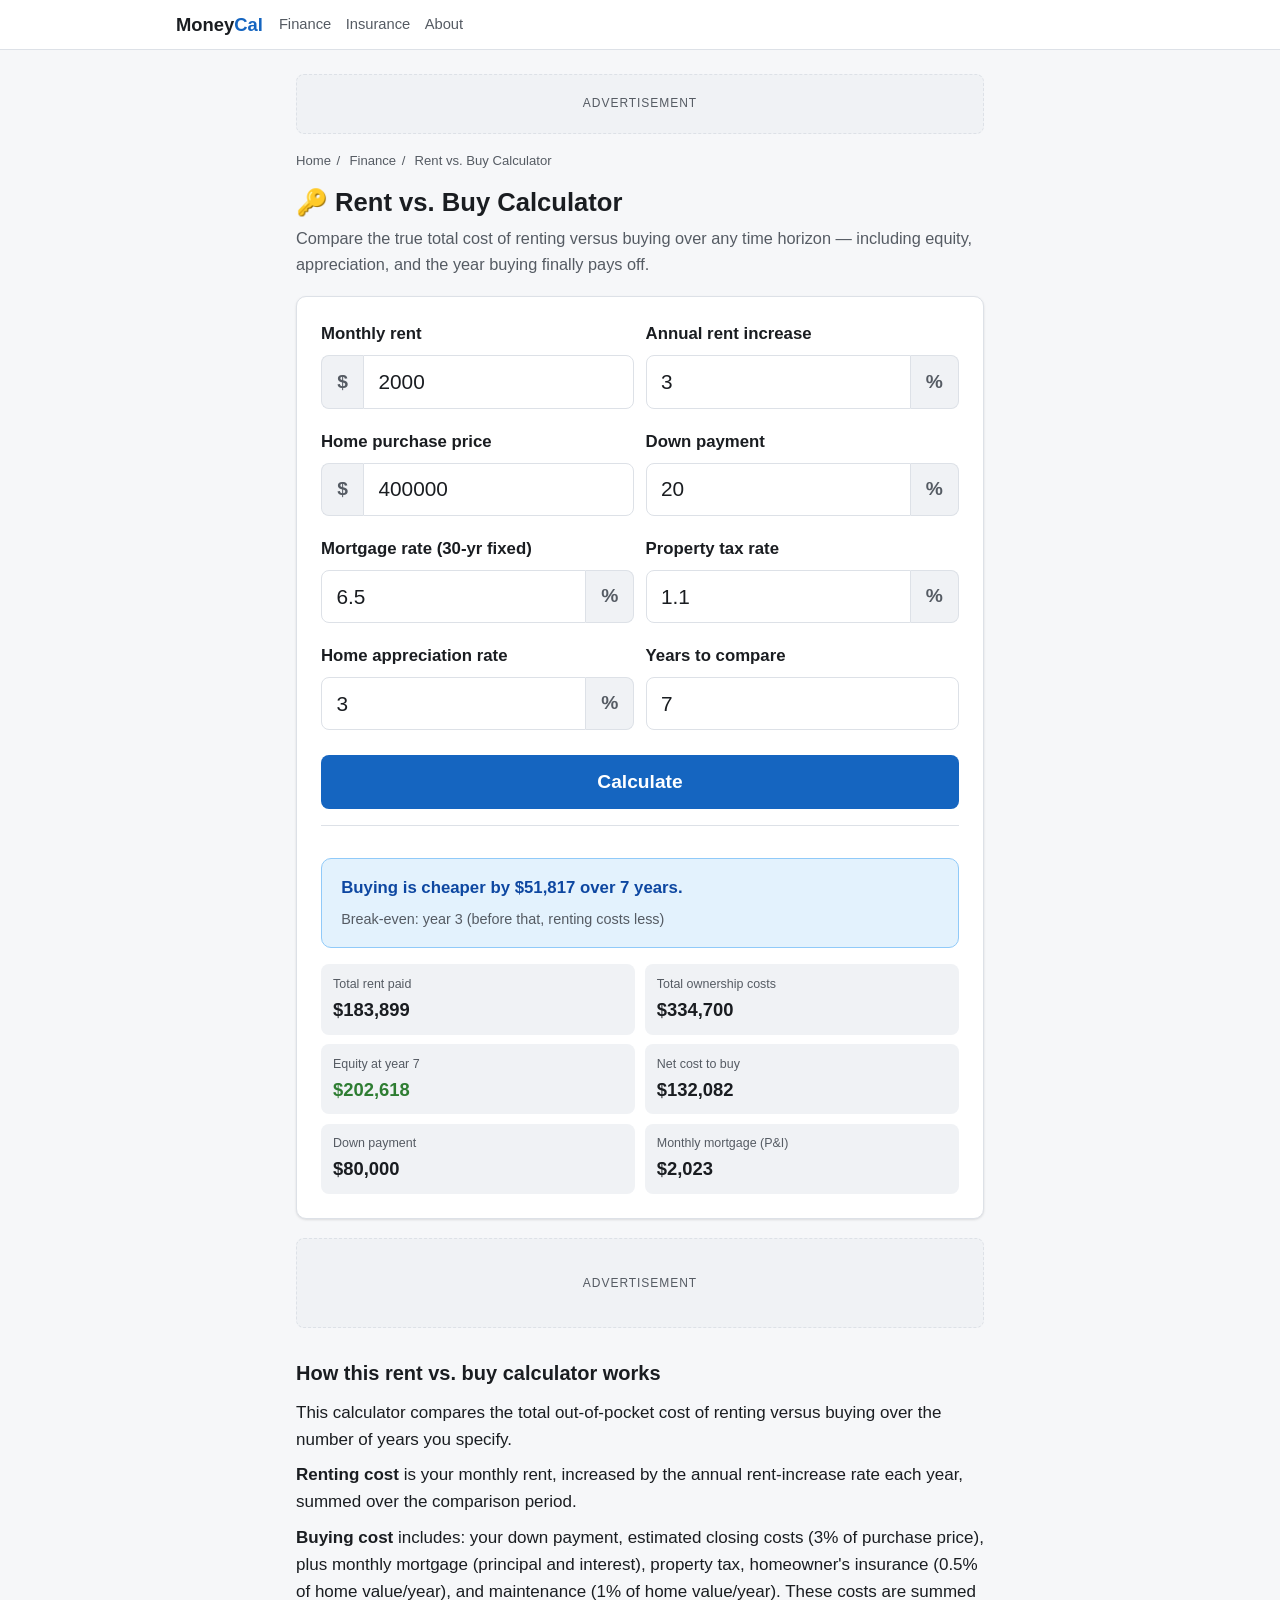
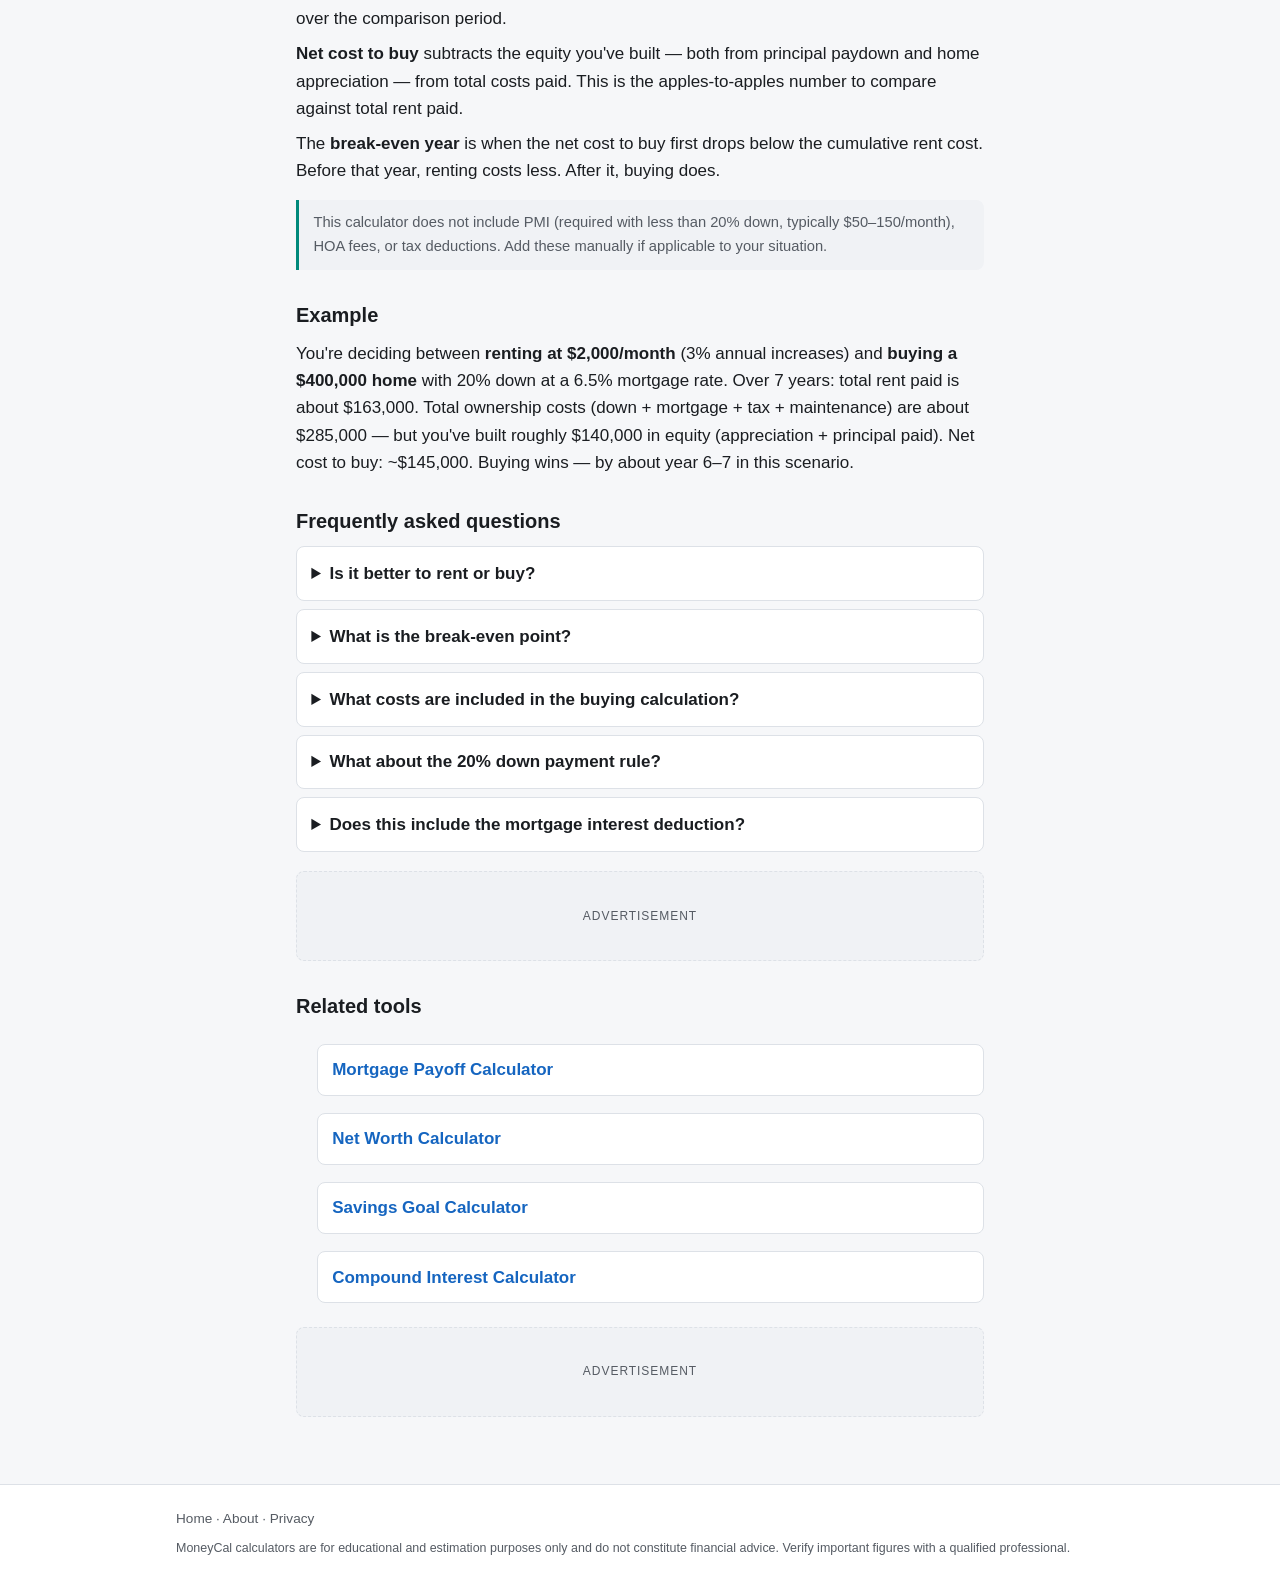
<file: finance/rent-vs-buy-calculator.html>
<!DOCTYPE html>
<html lang="en">
<head>
<!-- Google tag (gtag.js) -->
<script async src="https://www.googletagmanager.com/gtag/js?id=G-0LKD1BP2HB"></script>
<script>
  window.dataLayer = window.dataLayer || [];
  function gtag(){dataLayer.push(arguments);}
  gtag('js', new Date());
  gtag('config', 'G-0LKD1BP2HB');
</script>
<meta charset="utf-8">
<meta name="viewport" content="width=device-width, initial-scale=1">
<link rel="icon" href="/favicon.svg" type="image/svg+xml">
<link rel="icon" href="/favicon-32.png" sizes="32x32" type="image/png">
<link rel="apple-touch-icon" href="/apple-touch-icon.png">
<link rel="manifest" href="/manifest.json">
<meta name="theme-color" content="#1565c0">
<title>Rent vs. Buy Calculator — Break-Even & Total Cost Comparison | MoneyCal</title>
<meta name="description" content="Free rent vs. buy calculator. Compare the true total cost of renting versus buying a home over any time period, including equity, appreciation, and break-even year.">
<link rel="canonical" href="https://moneycal.co/finance/rent-vs-buy-calculator.html">
<meta property="og:type" content="website">
<meta property="og:url" content="https://moneycal.co/finance/rent-vs-buy-calculator.html">
<meta property="og:title" content="Rent vs. Buy Calculator — Break-Even &amp; Total Cost Comparison | MoneyCal">
<meta property="og:description" content="Free rent vs. buy calculator. Compare the true total cost of renting versus buying a home over any time period, including equity, appreciation, and break-even year.">
<meta property="og:image" content="https://moneycal.co/og-image.png">
<meta property="og:site_name" content="MoneyCal">
<meta name="twitter:card" content="summary_large_image">
<meta name="twitter:title" content="Rent vs. Buy Calculator — Break-Even &amp; Total Cost Comparison | MoneyCal">
<meta name="twitter:description" content="Free rent vs. buy calculator. Compare the true total cost of renting versus buying a home over any time period, including equity, appreciation, and break-even year.">
<meta name="twitter:image" content="https://moneycal.co/og-image.png">
<link rel="stylesheet" href="../css/main.css">
<style>
  .verdict-box { border-radius: var(--radius); padding: 1rem 1.2rem; margin: 1rem 0 0; font-weight: 600; font-size: 1.05rem; }
  .verdict-rent { background: #e8f5e9; color: #1b5e20; border: 1px solid #a5d6a7; }
  .verdict-buy  { background: #e3f2fd; color: #0d47a1; border: 1px solid #90caf9; }
  @media (prefers-color-scheme: dark) {
    .verdict-rent { background: #1b3a1f; color: #a5d6a7; border-color: #2e7d32; }
    .verdict-buy  { background: #0d2744; color: #90caf9; border-color: #1565c0; }
  }
  .breakeven-line { font-size: .9rem; color: var(--text-soft); margin-top: .4rem; font-weight: 400; }
</style>
<script type="application/ld+json">
{
  "@context": "https://schema.org",
  "@type": "SoftwareApplication",
  "name": "Rent vs. Buy Calculator",
  "url": "https://moneycal.co/finance/rent-vs-buy-calculator.html",
  "applicationCategory": "FinanceApplication",
  "operatingSystem": "Any",
  "offers": { "@type": "Offer", "price": "0", "priceCurrency": "USD" }
}
</script>
<script type="application/ld+json">
{
  "@context": "https://schema.org",
  "@type": "BreadcrumbList",
  "itemListElement": [
    { "@type": "ListItem", "position": 1, "name": "Home", "item": "https://moneycal.co/" },
    { "@type": "ListItem", "position": 2, "name": "Finance", "item": "https://moneycal.co/#finance" },
    { "@type": "ListItem", "position": 3, "name": "Rent vs. Buy Calculator" }
  ]
}
</script>
<script type="application/ld+json">
{
  "@context": "https://schema.org",
  "@type": "FAQPage",
  "mainEntity": [
    { "@type": "Question", "name": "Is it better to rent or buy a home?", "acceptedAnswer": { "@type": "Answer", "text": "It depends on how long you plan to stay, local home prices relative to rents, and the mortgage rate. Buying typically wins after 5–7 years in most markets because equity accumulation and appreciation outweigh the high upfront costs. In expensive markets with low rent-to-price ratios, renting can be cheaper even long-term." } },
    { "@type": "Question", "name": "What is the break-even point for buying vs. renting?", "acceptedAnswer": { "@type": "Answer", "text": "The break-even point is the year when the total net cost of buying (all costs paid minus equity built) equals the total cost of renting. Before that year, renting is cheaper. After that year, buying becomes the lower-cost option. Most markets see a break-even between 4 and 8 years." } },
    { "@type": "Question", "name": "What costs are included in the buying calculation?", "acceptedAnswer": { "@type": "Answer", "text": "This calculator includes: down payment, closing costs (estimated at 3% of purchase price), monthly mortgage principal and interest, property tax, homeowner's insurance, and annual maintenance (1% of home value). Equity from appreciation and principal paydown is subtracted to arrive at the net cost to buy." } },
    { "@type": "Question", "name": "What does the 20% down payment rule mean?", "acceptedAnswer": { "@type": "Answer", "text": "Putting 20% down avoids private mortgage insurance (PMI), which typically costs 0.5–1% of the loan amount per year. With less than 20% down, add roughly $50–150/month to the buying costs shown here. PMI is usually cancellable once you reach 20% equity." } },
    { "@type": "Question", "name": "Does this calculator include the tax deduction for mortgage interest?", "acceptedAnswer": { "@type": "Answer", "text": "No — this calculator shows pre-tax costs. The mortgage interest deduction benefits roughly 10–15% of homeowners (those who itemize deductions). For most people, the standard deduction is larger. Consult a tax advisor for your specific situation." } }
  ]
}
</script>
<script async src="https://pagead2.googlesyndication.com/pagead/js/adsbygoogle.js?client=ca-pub-2305668373346408" crossorigin="anonymous"></script>
</head>
<body>
<header class="site-header">
  <div class="wrap">
    <a class="logo" href="../index.html">Money<span>Cal</span></a>
    <nav class="nav">
      <a href="../index.html#finance">Finance</a>
      <a href="../index.html#insurance">Insurance</a>
      <a href="../about.html">About</a>
    </nav>
  </div>
</header>

<main>
  <div class="ad-slot lead">Advertisement</div>

  <nav class="breadcrumb">
    <a href="../index.html">Home</a><span>/</span>
    <a href="../index.html#finance">Finance</a><span>/</span>
    Rent vs. Buy Calculator
  </nav>

  <h1>🔑 Rent vs. Buy Calculator</h1>
  <p class="lede">Compare the true total cost of renting versus buying over any time horizon — including equity, appreciation, and the year buying finally pays off.</p>

  <!-- ABOVE-THE-FOLD TOOL -->
  <section class="tool" aria-label="Rent vs buy calculator">

    <div class="row2">
      <div class="field">
        <label for="monthlyRent">Monthly rent</label>
        <div class="input-wrap"><span class="affix pre">$</span><input type="number" id="monthlyRent" value="2000" min="0" max="100000" step="50" inputmode="decimal"></div>
      </div>
      <div class="field">
        <label for="rentIncrease">Annual rent increase</label>
        <div class="input-wrap"><input type="number" id="rentIncrease" value="3" min="0" max="20" step="0.5" inputmode="decimal"><span class="affix post">%</span></div>
      </div>
    </div>

    <div class="row2">
      <div class="field">
        <label for="homePrice">Home purchase price</label>
        <div class="input-wrap"><span class="affix pre">$</span><input type="number" id="homePrice" value="400000" min="0" max="100000000" step="5000" inputmode="decimal"></div>
      </div>
      <div class="field">
        <label for="downPct">Down payment</label>
        <div class="input-wrap"><input type="number" id="downPct" value="20" min="0" max="100" step="1" inputmode="decimal"><span class="affix post">%</span></div>
      </div>
    </div>

    <div class="row2">
      <div class="field">
        <label for="mortgageRate">Mortgage rate (30-yr fixed)</label>
        <div class="input-wrap"><input type="number" id="mortgageRate" value="6.5" min="0" max="20" step="0.125" inputmode="decimal"><span class="affix post">%</span></div>
      </div>
      <div class="field">
        <label for="propertyTax">Property tax rate</label>
        <div class="input-wrap"><input type="number" id="propertyTax" value="1.1" min="0" max="5" step="0.1" inputmode="decimal"><span class="affix post">%</span></div>
      </div>
    </div>

    <div class="row2">
      <div class="field">
        <label for="appreciation">Home appreciation rate</label>
        <div class="input-wrap"><input type="number" id="appreciation" value="3" min="0" max="15" step="0.5" inputmode="decimal"><span class="affix post">%</span></div>
      </div>
      <div class="field">
        <label for="compareYears">Years to compare</label>
        <input type="number" id="compareYears" value="7" min="1" max="30" step="1" inputmode="numeric">
      </div>
    </div>

    <button class="btn" id="calcBtn">Calculate</button>

    <div class="result hidden" id="result" aria-live="polite">
      <div id="verdictBox" class="verdict-box verdict-buy"></div>

      <div class="stats" style="margin-top:1rem">
        <div class="stat"><div class="k">Total rent paid</div><div class="v" id="totalRent">$0</div></div>
        <div class="stat"><div class="k">Total ownership costs</div><div class="v" id="totalBuyPaid">$0</div></div>
        <div class="stat"><div class="k">Equity at year <span id="yearsLabel">7</span></div><div class="v good" id="equity">$0</div></div>
        <div class="stat"><div class="k">Net cost to buy</div><div class="v" id="netBuyCost">$0</div></div>
        <div class="stat"><div class="k">Down payment</div><div class="v" id="downPayment">$0</div></div>
        <div class="stat"><div class="k">Monthly mortgage (P&amp;I)</div><div class="v" id="monthlyPI">$0</div></div>
      </div>
    </div>
  </section>

  <div class="ad-slot">Advertisement</div>

  <section class="content">
    <h2>How this rent vs. buy calculator works</h2>
    <p>This calculator compares the total out-of-pocket cost of renting versus buying over the number of years you specify.</p>
    <p><strong>Renting cost</strong> is your monthly rent, increased by the annual rent-increase rate each year, summed over the comparison period.</p>
    <p><strong>Buying cost</strong> includes: your down payment, estimated closing costs (3% of purchase price), plus monthly mortgage (principal and interest), property tax, homeowner's insurance (0.5% of home value/year), and maintenance (1% of home value/year). These costs are summed over the comparison period.</p>
    <p><strong>Net cost to buy</strong> subtracts the equity you've built — both from principal paydown and home appreciation — from total costs paid. This is the apples-to-apples number to compare against total rent paid.</p>
    <p>The <strong>break-even year</strong> is when the net cost to buy first drops below the cumulative rent cost. Before that year, renting costs less. After it, buying does.</p>

    <div class="note">This calculator does not include PMI (required with less than 20% down, typically $50–150/month), HOA fees, or tax deductions. Add these manually if applicable to your situation.</div>

    <h2>Example</h2>
    <p>You're deciding between <strong>renting at $2,000/month</strong> (3% annual increases) and <strong>buying a $400,000 home</strong> with 20% down at a 6.5% mortgage rate. Over 7 years: total rent paid is about $163,000. Total ownership costs (down + mortgage + tax + maintenance) are about $285,000 — but you've built roughly $140,000 in equity (appreciation + principal paid). Net cost to buy: ~$145,000. Buying wins — by about year 6–7 in this scenario.</p>

    <h2>Frequently asked questions</h2>
    <div class="faq">
      <details><summary>Is it better to rent or buy?</summary><p>It depends on how long you plan to stay, local home prices relative to rents, and the mortgage rate. Buying typically wins after 5–7 years in most markets because equity accumulation outweighs the high upfront costs. In expensive markets with high price-to-rent ratios, renting can be cheaper even long-term.</p></details>
      <details><summary>What is the break-even point?</summary><p>The break-even point is the year when the net cost of buying equals the cumulative rent you would have paid. Before that year, renting is cheaper on a cash-flow basis. After it, buying becomes the lower total-cost option. Most markets see a break-even between 4 and 8 years.</p></details>
      <details><summary>What costs are included in the buying calculation?</summary><p>Down payment, closing costs (3% of purchase price), monthly mortgage P&I, property tax, homeowner's insurance (0.5%/yr), and maintenance (1%/yr). Equity from appreciation and principal paydown is subtracted to get the net cost to buy.</p></details>
      <details><summary>What about the 20% down payment rule?</summary><p>Putting 20% down avoids PMI, which typically adds $50–150/month on the loan. With less than 20% down, add your PMI cost to the monthly ownership costs shown. PMI is cancellable once you reach 20% equity — usually in 7–10 years depending on your rate and appreciation.</p></details>
      <details><summary>Does this include the mortgage interest deduction?</summary><p>No. The mortgage interest deduction benefits roughly 10–15% of homeowners (those who itemize). For most people, the standard deduction is larger. Consult a tax advisor for your specific situation.</p></details>
    </div>

    <div class="ad-slot">Advertisement</div>

    <h2>Related tools</h2>
    <ul class="related">
      <li><a href="mortgage-payoff-calculator.html">Mortgage Payoff Calculator</a></li>
      <li><a href="net-worth-calculator.html">Net Worth Calculator</a></li>
      <li><a href="savings-goal-calculator.html">Savings Goal Calculator</a></li>
      <li><a href="compound-interest-calculator.html">Compound Interest Calculator</a></li>
    </ul>

    <div class="ad-slot">Advertisement</div>
  </section>
</main>

<footer class="site-footer">
  <div class="wrap">
    <a href="../index.html">Home</a> · <a href="../about.html">About</a> · <a href="../privacy.html">Privacy</a>
    <p class="disclaimer">MoneyCal calculators are for educational and estimation purposes only and do not constitute financial advice. Verify important figures with a qualified professional.</p>
  </div>
</footer>

<script>
"use strict";

function clampField(id, lo, hi) {
  var el = document.getElementById(id);
  var v = Math.min(Math.max(parseFloat(el.value) || 0, lo), hi);
  el.value = v;
  return v;
}

function fmt(n) {
  return "$" + Math.round(n).toLocaleString("en-US");
}

function calcMonthlyPI(loanAmt, annualRate, termMonths) {
  if (annualRate === 0) return loanAmt / termMonths;
  var r = annualRate / 100 / 12;
  return loanAmt * r * Math.pow(1 + r, termMonths) / (Math.pow(1 + r, termMonths) - 1);
}

function remainingBalance(loanAmt, annualRate, termMonths, paymentsMade) {
  if (annualRate === 0) return Math.max(0, loanAmt - (loanAmt / termMonths) * paymentsMade);
  var r = annualRate / 100 / 12;
  var monthlyPI = loanAmt * r * Math.pow(1 + r, termMonths) / (Math.pow(1 + r, termMonths) - 1);
  return loanAmt * Math.pow(1 + r, paymentsMade) - monthlyPI * (Math.pow(1 + r, paymentsMade) - 1) / r;
}

function findBreakEven(homePrice, downPct, mortgageRate, propertyTax, appreciation, monthlyRent, rentIncrease, maxYrs) {
  var loanAmt = homePrice * (1 - downPct / 100);
  var monthlyPI = calcMonthlyPI(loanAmt, mortgageRate, 360);
  var monthlyTax = homePrice * (propertyTax / 100) / 12;
  var monthlyIns = homePrice * 0.005 / 12;
  var monthlyMaint = homePrice * 0.01 / 12;
  var closingCosts = homePrice * 0.03;
  var downPayment = homePrice * (downPct / 100);

  var cumulRent = 0;
  var cumulBuy = downPayment + closingCosts;
  var curRent = monthlyRent;
  var curHomeVal = homePrice;

  for (var yr = 1; yr <= maxYrs; yr++) {
    cumulRent += curRent * 12;
    curRent *= (1 + rentIncrease / 100);
    cumulBuy += (monthlyPI + monthlyTax + monthlyIns + monthlyMaint) * 12;
    curHomeVal *= (1 + appreciation / 100);
    var remBal = Math.max(0, remainingBalance(loanAmt, mortgageRate, 360, yr * 12));
    var equity = curHomeVal - remBal;
    var netBuy = cumulBuy - equity;
    if (netBuy <= cumulRent) return yr;
  }
  return null;
}

function run() {
  var monthlyRent  = clampField("monthlyRent",   0, 100000);
  var rentIncrease = clampField("rentIncrease",  0, 20);
  var homePrice    = clampField("homePrice",      0, 100000000);
  var downPct      = clampField("downPct",        0, 100);
  var mortgageRate = clampField("mortgageRate",   0, 20);
  var propertyTax  = clampField("propertyTax",    0, 5);
  var appreciation = clampField("appreciation",   0, 15);
  var compareYears = clampField("compareYears",   1, 30);

  document.getElementById("yearsLabel").textContent = compareYears;

  var loanAmt    = homePrice * (1 - downPct / 100);
  var downPayAmt = homePrice * (downPct / 100);
  var closingCosts = homePrice * 0.03;
  var monthly    = calcMonthlyPI(loanAmt, mortgageRate, 360);
  var monthlyTax = homePrice * (propertyTax / 100) / 12;
  var monthlyIns = homePrice * 0.005 / 12;
  var monthlyMaint = homePrice * 0.01 / 12;

  // Simulate year by year
  var totalRent = 0;
  var totalBuyPaid = downPayAmt + closingCosts;
  var curRent = monthlyRent;
  var curHomeVal = homePrice;

  for (var yr = 1; yr <= compareYears; yr++) {
    totalRent += curRent * 12;
    curRent *= (1 + rentIncrease / 100);
    totalBuyPaid += (monthly + monthlyTax + monthlyIns + monthlyMaint) * 12;
    curHomeVal *= (1 + appreciation / 100);
  }

  var remBal = Math.max(0, remainingBalance(loanAmt, mortgageRate, 360, compareYears * 12));
  var equity = curHomeVal - remBal;
  var netBuyCost = totalBuyPaid - equity;

  var breakevenYr = findBreakEven(homePrice, downPct, mortgageRate, propertyTax, appreciation, monthlyRent, rentIncrease, 30);

  var verdictBox = document.getElementById("verdictBox");
  var diff = Math.abs(totalRent - netBuyCost);
  if (netBuyCost < totalRent) {
    verdictBox.className = "verdict-box verdict-buy";
    verdictBox.innerHTML = "Buying is cheaper by " + fmt(diff) + " over " + compareYears + " years."
      + (breakevenYr ? '<div class="breakeven-line">Break-even: year ' + breakevenYr + ' (before that, renting costs less)</div>' : '');
  } else if (totalRent < netBuyCost) {
    verdictBox.className = "verdict-box verdict-rent";
    verdictBox.innerHTML = "Renting is cheaper by " + fmt(diff) + " over " + compareYears + " years."
      + (breakevenYr ? '<div class="breakeven-line">Break-even: year ' + breakevenYr + ' — buying wins after that</div>' : '<div class="breakeven-line">Buying doesn\'t break even within 30 years at these inputs.</div>');
  } else {
    verdictBox.className = "verdict-box verdict-buy";
    verdictBox.innerHTML = "Renting and buying cost the same over " + compareYears + " years.";
  }

  document.getElementById("totalRent").textContent    = fmt(totalRent);
  document.getElementById("totalBuyPaid").textContent = fmt(totalBuyPaid);
  document.getElementById("equity").textContent       = fmt(equity);
  document.getElementById("netBuyCost").textContent   = fmt(netBuyCost);
  document.getElementById("downPayment").textContent  = fmt(downPayAmt);
  document.getElementById("monthlyPI").textContent    = fmt(monthly);
  document.getElementById("result").classList.remove("hidden");
}

document.getElementById("calcBtn").addEventListener("click", run);

// Snap typed values back within min/max bounds immediately (no waiting for Calculate)
(function() {
  document.querySelectorAll('input[type="number"]').forEach(function(el) {
    el.addEventListener('input', function() {
      var v = parseFloat(el.value);
      if (isNaN(v)) return;
      var mx = parseFloat(el.getAttribute('max'));
      var mn = parseFloat(el.getAttribute('min')) || 0;
      if (!isNaN(mx) && v > mx) el.value = mx;
      if (!isNaN(mn) && v < mn) el.value = mn;
    });
  });
})();

run();
</script>
</body>
</html>
</file>
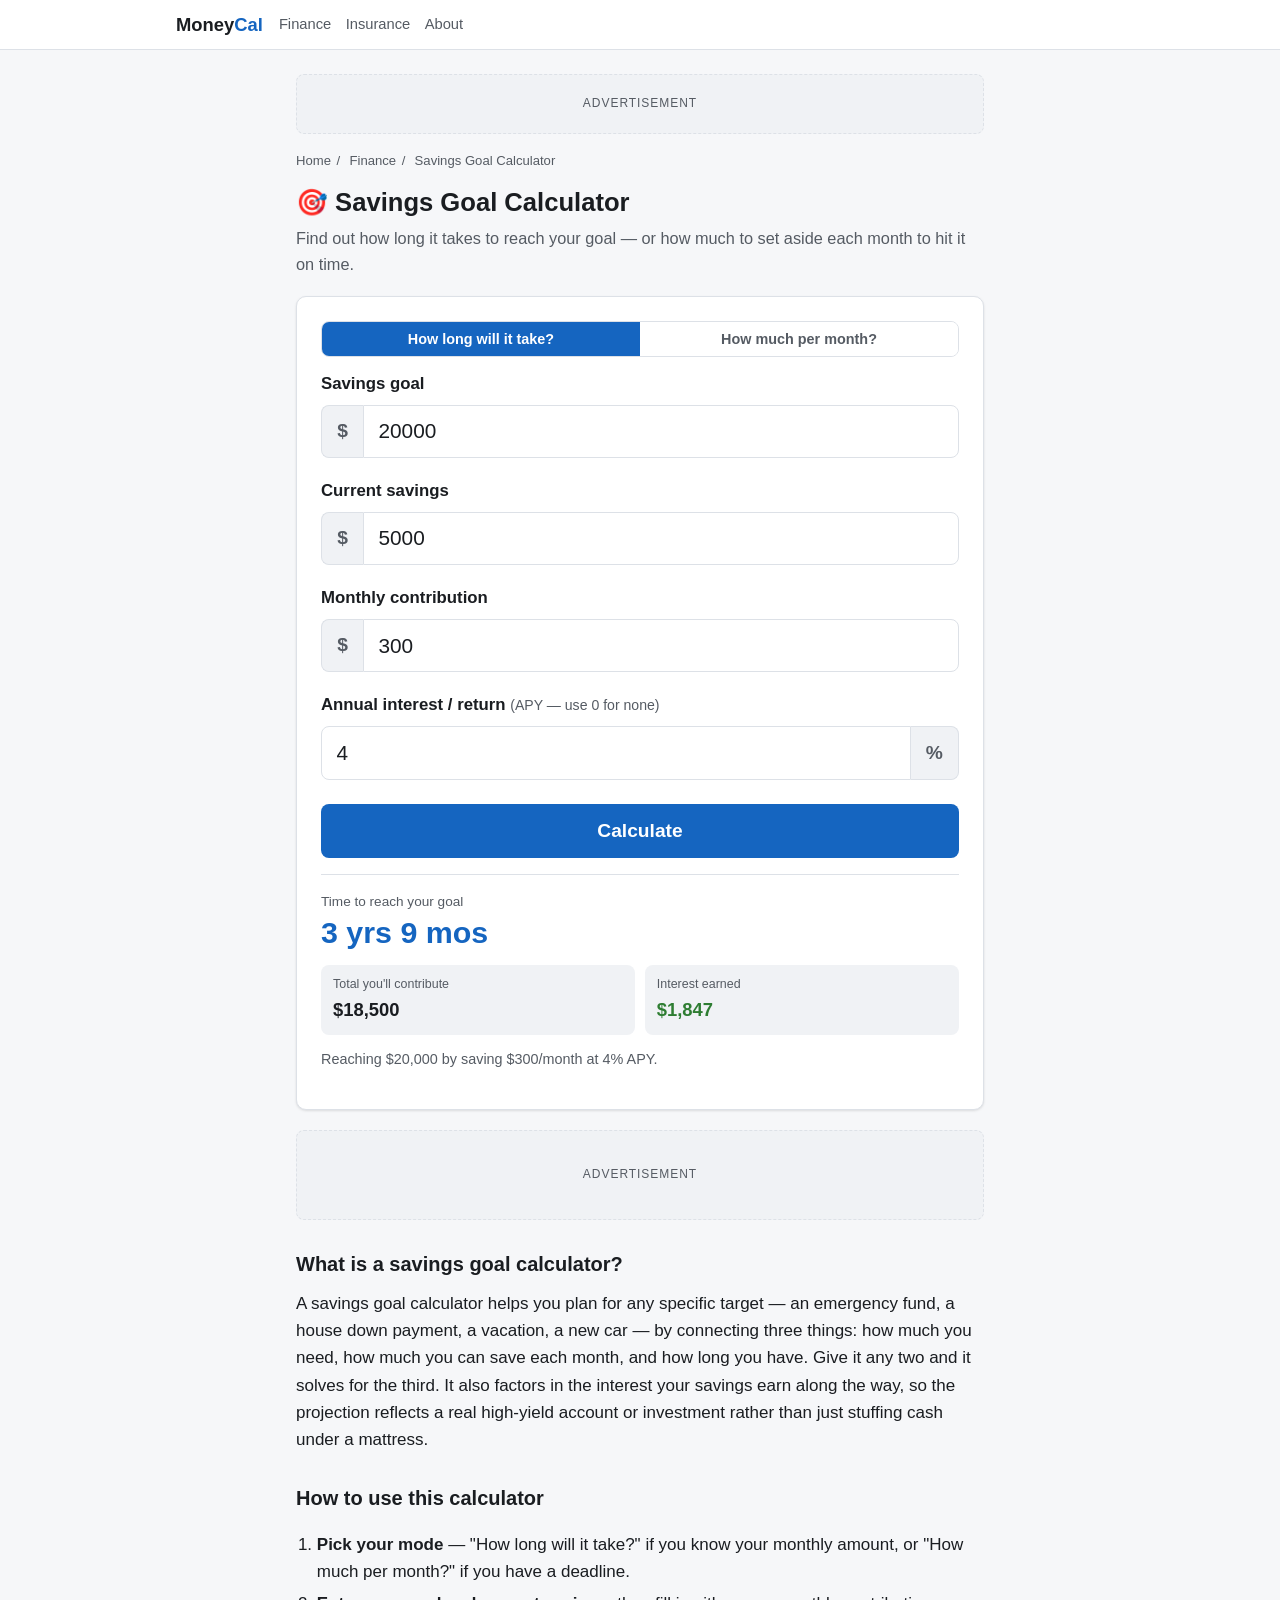
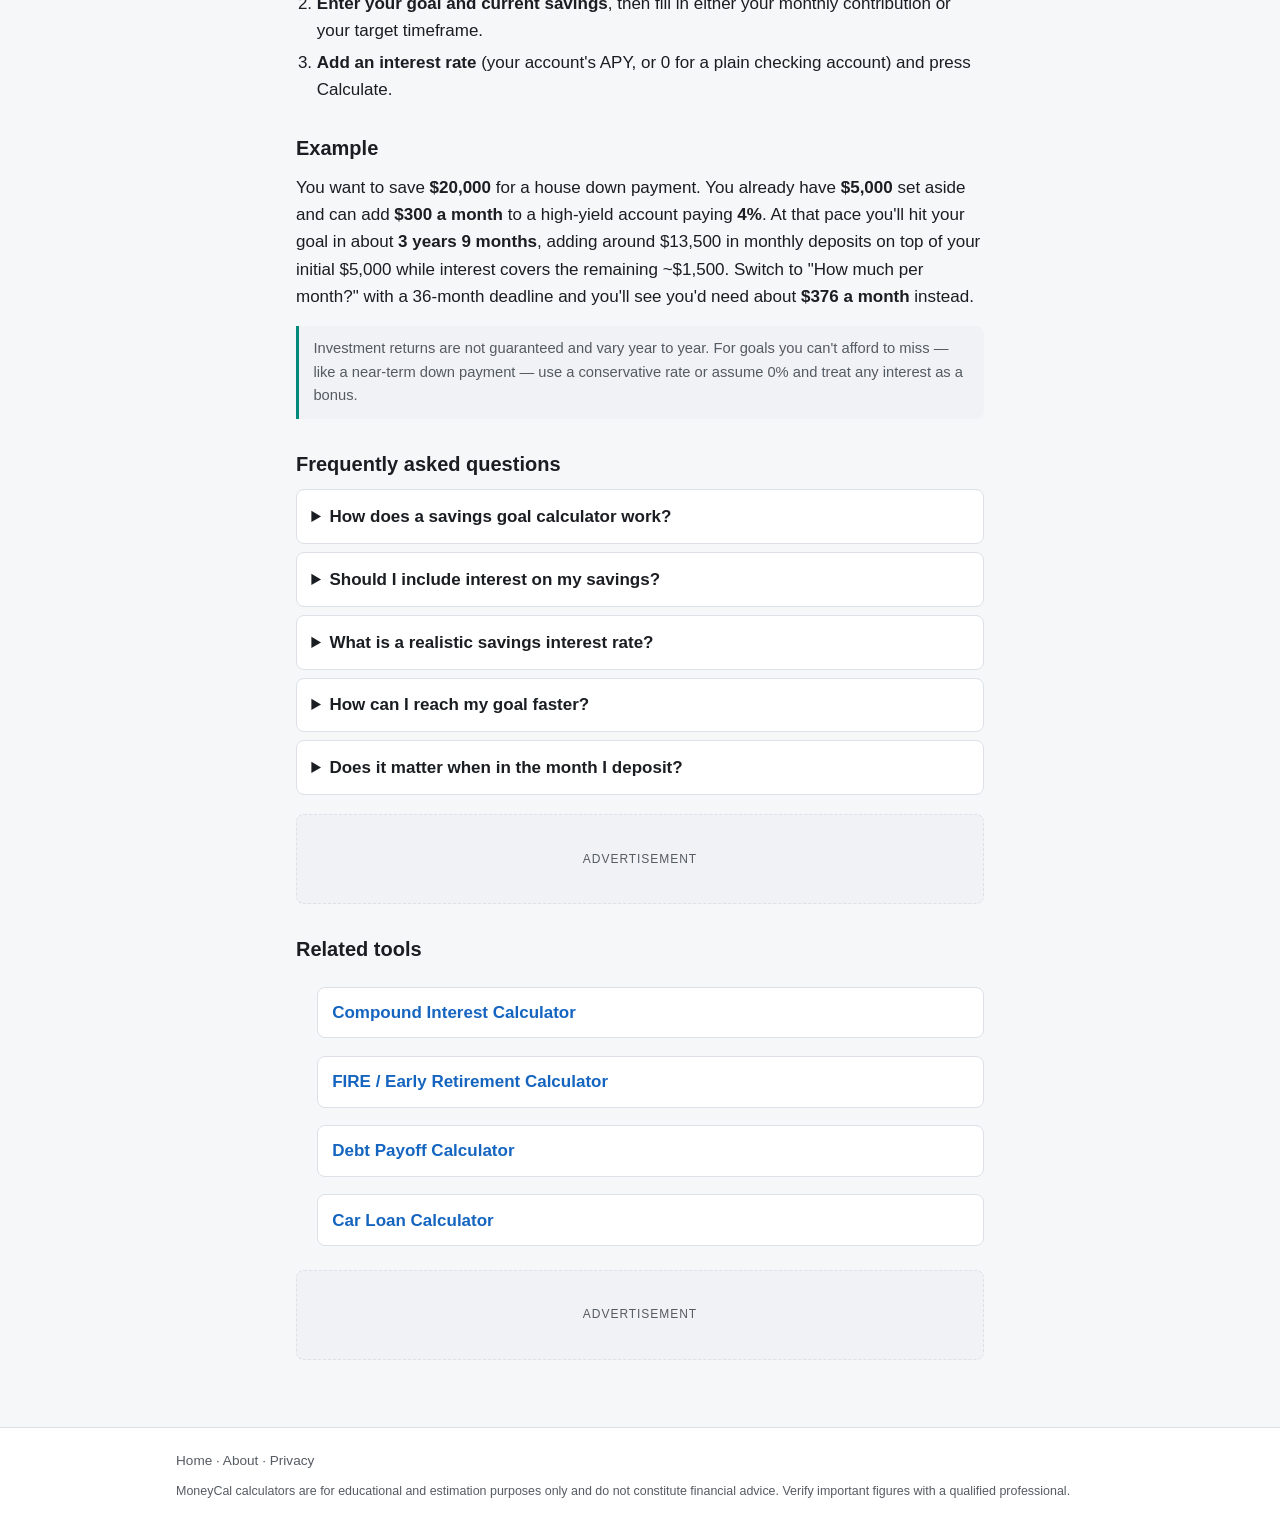
<file: finance/savings-goal-calculator.html>
<!DOCTYPE html>
<html lang="en">
<head>
<!-- Google tag (gtag.js) -->
<script async src="https://www.googletagmanager.com/gtag/js?id=G-0LKD1BP2HB"></script>
<script>
  window.dataLayer = window.dataLayer || [];
  function gtag(){dataLayer.push(arguments);}
  gtag('js', new Date());
  gtag('config', 'G-0LKD1BP2HB');
</script>
<meta charset="utf-8">
<meta name="viewport" content="width=device-width, initial-scale=1">
<link rel="icon" href="/favicon.svg" type="image/svg+xml">
<link rel="icon" href="/favicon-32.png" sizes="32x32" type="image/png">
<link rel="apple-touch-icon" href="/apple-touch-icon.png">
<link rel="manifest" href="/manifest.json">
<meta name="theme-color" content="#1565c0">
<title>Savings Goal Calculator — How Long & How Much to Save | MoneyCal</title>
<meta name="description" content="Free savings goal calculator. Find out how long it takes to reach your goal, or how much to save each month to hit it by a target date, with interest factored in.">
<link rel="canonical" href="https://moneycal.co/finance/savings-goal-calculator.html">
<meta property="og:type" content="website">
<meta property="og:url" content="https://moneycal.co/finance/savings-goal-calculator.html">
<meta property="og:title" content="Savings Goal Calculator — How Long &amp; How Much to Save | MoneyCal">
<meta property="og:description" content="Free savings goal calculator. Find out how long it takes to reach your goal, or how much to save each month to hit it by a target date, with interest factored in.">
<meta property="og:image" content="https://moneycal.co/og-image.png">
<meta property="og:site_name" content="MoneyCal">
<meta name="twitter:card" content="summary_large_image">
<meta name="twitter:title" content="Savings Goal Calculator — How Long &amp; How Much to Save | MoneyCal">
<meta name="twitter:description" content="Free savings goal calculator. Find out how long it takes to reach your goal, or how much to save each month to hit it by a target date, with interest factored in.">
<meta name="twitter:image" content="https://moneycal.co/og-image.png">
<link rel="stylesheet" href="../css/main.css">
<script type="application/ld+json">
{
  "@context": "https://schema.org",
  "@type": "SoftwareApplication",
  "name": "Savings Goal Calculator",
  "url": "https://moneycal.co/finance/savings-goal-calculator.html",
  "applicationCategory": "FinanceApplication",
  "operatingSystem": "Any",
  "offers": { "@type": "Offer", "price": "0", "priceCurrency": "USD" }
}
</script>
<script type="application/ld+json">
{
  "@context": "https://schema.org",
  "@type": "BreadcrumbList",
  "itemListElement": [
    { "@type": "ListItem", "position": 1, "name": "Home", "item": "https://moneycal.co/" },
    { "@type": "ListItem", "position": 2, "name": "Finance", "item": "https://moneycal.co/#finance" },
    { "@type": "ListItem", "position": 3, "name": "Savings Goal Calculator" }
  ]
}
</script>
<script type="application/ld+json">
{
  "@context": "https://schema.org",
  "@type": "FAQPage",
  "mainEntity": [
    { "@type": "Question", "name": "How does a savings goal calculator work?", "acceptedAnswer": { "@type": "Answer", "text": "It projects your balance forward month by month. Starting from what you have today, it adds your regular contribution and any interest each month until you reach your target, or it works backward to find the monthly amount needed to hit your goal by a chosen date." } },
    { "@type": "Question", "name": "Should I include interest on my savings?", "acceptedAnswer": { "@type": "Answer", "text": "If your money sits in a high-yield savings account, CD, or investment, yes. Enter the annual percentage yield. For a short-term goal in a checking account, you can leave the rate at zero and the calculator simply divides the remaining amount by your timeline." } },
    { "@type": "Question", "name": "What is a realistic savings interest rate?", "acceptedAnswer": { "@type": "Answer", "text": "High-yield savings accounts and CDs commonly pay in the low single digits. Long-term stock market investments have historically averaged around 7 percent after inflation, but with year-to-year risk. Use a conservative number for goals you cannot afford to miss." } },
    { "@type": "Question", "name": "How can I reach my savings goal faster?", "acceptedAnswer": { "@type": "Answer", "text": "Increase your monthly contribution, start with a larger initial deposit, move the money to a higher-yield account, or extend your timeline. Even small increases to the monthly amount compound into a meaningfully earlier finish date." } },
    { "@type": "Question", "name": "Does it matter when in the month I deposit?", "acceptedAnswer": { "@type": "Answer", "text": "Only slightly. This calculator credits interest and then adds your contribution at the end of each month. Depositing earlier earns a tiny bit more interest, but for most goals the difference is negligible." } }
  ]
}
</script>
<script async src="https://pagead2.googlesyndication.com/pagead/js/adsbygoogle.js?client=ca-pub-2305668373346408" crossorigin="anonymous"></script>
</head>
<body>
<header class="site-header">
  <div class="wrap">
    <a class="logo" href="../index.html">Money<span>Cal</span></a>
    <nav class="nav">
      <a href="../index.html#finance">Finance</a>
      <a href="../index.html#insurance">Insurance</a>
      <a href="../about.html">About</a>
    </nav>
  </div>
</header>

<main>
  <div class="ad-slot lead">Advertisement</div>

  <nav class="breadcrumb">
    <a href="../index.html">Home</a><span>/</span>
    <a href="../index.html#finance">Finance</a><span>/</span>
    Savings Goal Calculator
  </nav>

  <h1>🎯 Savings Goal Calculator</h1>
  <p class="lede">Find out how long it takes to reach your goal — or how much to set aside each month to hit it on time.</p>

  <!-- ABOVE-THE-FOLD TOOL -->
  <section class="tool" aria-label="Savings goal calculator">
    <div class="seg" role="tablist">
      <button id="modeTime" class="active" type="button">How long will it take?</button>
      <button id="modeAmount" type="button">How much per month?</button>
    </div>

    <div class="field">
      <label for="goal">Savings goal</label>
      <div class="input-wrap"><span class="affix pre">$</span><input type="number" id="goal" value="20000" min="0" max="10000000" step="500" inputmode="decimal"></div>
    </div>
    <div class="field">
      <label for="current">Current savings</label>
      <div class="input-wrap"><span class="affix pre">$</span><input type="number" id="current" value="5000" min="0" max="10000000" step="100" inputmode="decimal"></div>
    </div>

    <!-- mode = time: ask for monthly contribution -->
    <div class="field" id="rowContribution">
      <label for="monthly">Monthly contribution</label>
      <div class="input-wrap"><span class="affix pre">$</span><input type="number" id="monthly" value="300" min="0" max="1000000" step="25" inputmode="decimal"></div>
    </div>

    <!-- mode = amount: ask for timeframe -->
    <div class="field" id="rowTimeframe" style="display:none">
      <label for="months">Reach it in</label>
      <div class="input-wrap"><input type="number" id="months" value="36" min="1" max="600" step="1" inputmode="numeric"><span class="affix post">months</span></div>
    </div>

    <div class="field">
      <label for="apy">Annual interest / return <span class="hint">(APY — use 0 for none)</span></label>
      <div class="input-wrap"><input type="number" id="apy" value="4" min="0" max="50" step="0.1" inputmode="decimal"><span class="affix post">%</span></div>
    </div>
    <button class="btn" id="calcBtn">Calculate</button>

    <div class="result hidden" id="result" aria-live="polite">
      <div class="headline-label" id="headlineLabel">Time to reach your goal</div>
      <div class="headline" id="headline">—</div>
      <div class="stats">
        <div class="stat"><div class="k" id="k1">Total you'll contribute</div><div class="v" id="v1">—</div></div>
        <div class="stat"><div class="k">Interest earned</div><div class="v good" id="v2">—</div></div>
      </div>
      <p id="subnote" style="margin-top:.8rem;color:var(--text-soft);font-size:.9rem"></p>
    </div>
  </section>

  <div class="ad-slot">Advertisement</div>

  <section class="content">
    <h2>What is a savings goal calculator?</h2>
    <p>A savings goal calculator helps you plan for any specific target — an emergency fund, a house down payment, a vacation, a new car — by connecting three things: how much you need, how much you can save each month, and how long you have. Give it any two and it solves for the third. It also factors in the interest your savings earn along the way, so the projection reflects a real high-yield account or investment rather than just stuffing cash under a mattress.</p>

    <h2>How to use this calculator</h2>
    <ol>
      <li><strong>Pick your mode</strong> — "How long will it take?" if you know your monthly amount, or "How much per month?" if you have a deadline.</li>
      <li><strong>Enter your goal and current savings</strong>, then fill in either your monthly contribution or your target timeframe.</li>
      <li><strong>Add an interest rate</strong> (your account's APY, or 0 for a plain checking account) and press Calculate.</li>
    </ol>

    <h2>Example</h2>
    <p>You want to save <strong>$20,000</strong> for a house down payment. You already have <strong>$5,000</strong> set aside and can add <strong>$300 a month</strong> to a high-yield account paying <strong>4%</strong>. At that pace you'll hit your goal in about <strong>3 years 9 months</strong>, adding around $13,500 in monthly deposits on top of your initial $5,000 while interest covers the remaining ~$1,500. Switch to "How much per month?" with a 36-month deadline and you'll see you'd need about <strong>$376 a month</strong> instead.</p>

    <div class="note">Investment returns are not guaranteed and vary year to year. For goals you can't afford to miss — like a near-term down payment — use a conservative rate or assume 0% and treat any interest as a bonus.</div>

    <h2>Frequently asked questions</h2>
    <div class="faq">
      <details><summary>How does a savings goal calculator work?</summary><p>It projects your balance forward month by month from what you have today, adding your contribution and interest each month until you reach the target — or works backward to find the monthly amount needed to hit your goal by a chosen date.</p></details>
      <details><summary>Should I include interest on my savings?</summary><p>If your money sits in a high-yield savings account, CD, or investment, yes — enter the APY. For a short-term goal in checking, leave the rate at zero and it simply divides the remaining amount by your timeline.</p></details>
      <details><summary>What is a realistic savings interest rate?</summary><p>High-yield savings and CDs commonly pay low single digits. Long-term stock investments have historically averaged around 7% after inflation, but with risk. Use a conservative number for goals you can't miss.</p></details>
      <details><summary>How can I reach my goal faster?</summary><p>Increase your monthly contribution, start with a larger deposit, move to a higher-yield account, or extend your timeline. Small increases to the monthly amount compound into a meaningfully earlier finish.</p></details>
      <details><summary>Does it matter when in the month I deposit?</summary><p>Only slightly. This calculator credits interest and then adds your contribution at month end. Depositing earlier earns a tiny bit more, but the difference is usually negligible.</p></details>
    </div>

    <div class="ad-slot">Advertisement</div>

    <h2>Related tools</h2>
    <ul class="related">
      <li><a href="compound-interest-calculator.html">Compound Interest Calculator</a></li>
      <li><a href="fire-calculator.html">FIRE / Early Retirement Calculator</a></li>
      <li><a href="debt-payoff-calculator.html">Debt Payoff Calculator</a></li>
      <li><a href="car-loan-calculator.html">Car Loan Calculator</a></li>
    </ul>

    <div class="ad-slot">Advertisement</div>
  </section>
</main>

<footer class="site-footer">
  <div class="wrap">
    <a href="../index.html">Home</a> · <a href="../about.html">About</a> · <a href="../privacy.html">Privacy</a>
    <p class="disclaimer">MoneyCal calculators are for educational and estimation purposes only and do not constitute financial advice. Verify important figures with a qualified professional.</p>
  </div>
</footer>

<script>
"use strict";
var MAX_MONTHS = 1200;

// Mode A — months to reach goal given a monthly contribution.
function monthsToGoal(goal, current, monthly, apyPct) {
  var i = apyPct / 100 / 12;
  var EPS = 0.01; // half-cent tolerance so this mode agrees with the "how much per month" mode
  var balance = current, contributed = current, months = 0;
  if (balance >= goal - EPS) return { months: 0, contributed: contributed, interest: balance - contributed, reached: true };
  while (balance < goal - EPS && months < MAX_MONTHS) {
    months++;
    balance = balance * (1 + i) + monthly;
    contributed += monthly;
  }
  return { months: months, contributed: contributed, interest: balance - contributed, reached: months < MAX_MONTHS };
}

// Mode B — monthly contribution needed to reach goal in n months.
function monthlyForGoal(goal, current, months, apyPct) {
  var i = apyPct / 100 / 12;
  var grownCurrent, factor;
  if (i === 0) {
    grownCurrent = current;
    factor = months;
  } else {
    var g = Math.pow(1 + i, months);
    grownCurrent = current * g;
    factor = (g - 1) / i; // future value annuity factor (end of period)
  }
  var needed = (goal - grownCurrent) / factor;
  if (needed < 0) needed = 0; // current savings alone already gets there
  var contributed = current + needed * months;
  return { monthly: needed, contributed: contributed, interest: goal - contributed, alreadyThere: needed === 0 };
}

var mode = "time";
function fmtMoney(n) { return "$" + Math.round(n).toLocaleString("en-US"); }
function fmtTime(months) {
  if (months === 0) return "Already there";
  var y = Math.floor(months / 12), m = months % 12, parts = [];
  if (y) parts.push(y + (y === 1 ? " yr" : " yrs"));
  if (m) parts.push(m + (m === 1 ? " mo" : " mos"));
  return parts.join(" ");
}

function clampField(id, lo, hi) {
  var el = document.getElementById(id);
  var v = Math.min(Math.max(parseFloat(el.value) || 0, lo), hi);
  el.value = v;
  return v;
}

function run() {
  var goal = clampField("goal", 0, 10000000);
  var current = clampField("current", 0, 10000000);
  var apy = clampField("apy", 0, 50);
  var res = document.getElementById("result");

  if (mode === "time") {
    var monthly = clampField("monthly", 0, 1000000);
    var out = monthsToGoal(goal, current, monthly, apy);
    document.getElementById("headlineLabel").textContent = "Time to reach your goal";
    document.getElementById("headline").textContent = out.reached ? fmtTime(out.months) : "Not at this rate";
    document.getElementById("k1").textContent = "Total you'll contribute";
    document.getElementById("v1").textContent = fmtMoney(out.contributed);
    document.getElementById("v2").textContent = fmtMoney(out.interest);
    document.getElementById("subnote").textContent = out.reached
      ? (out.months === 0 ? "Your current savings already meet the goal." : "Reaching " + fmtMoney(goal) + " by saving " + fmtMoney(monthly) + "/month at " + apy + "% APY.")
      : "Your goal isn't reached within 100 years at this contribution. Increase the monthly amount.";
  } else {
    var months = Math.round(clampField("months", 1, 1200));
    var out2 = monthlyForGoal(goal, current, months, apy);
    document.getElementById("headlineLabel").textContent = "Save this much per month";
    document.getElementById("headline").textContent = fmtMoney(out2.monthly);
    document.getElementById("k1").textContent = "Total you'll contribute";
    document.getElementById("v1").textContent = fmtMoney(out2.contributed);
    document.getElementById("v2").textContent = fmtMoney(Math.max(0, out2.interest));
    document.getElementById("subnote").textContent = out2.alreadyThere
      ? "Your current savings plus interest already reach the goal in " + months + " months — no monthly contribution needed."
      : "To reach " + fmtMoney(goal) + " in " + fmtTime(months) + " at " + apy + "% APY.";
  }
  res.classList.remove("hidden");
}

function setMode(m) {
  mode = m;
  document.getElementById("modeTime").classList.toggle("active", m === "time");
  document.getElementById("modeAmount").classList.toggle("active", m === "amount");
  document.getElementById("rowContribution").style.display = m === "time" ? "" : "none";
  document.getElementById("rowTimeframe").style.display = m === "amount" ? "" : "none";
  run();
}

(function() {
  document.querySelectorAll('input[type="number"]').forEach(function(el) {
    el.addEventListener('input', function() {
      var v = parseFloat(el.value);
      if (isNaN(v)) return;
      var mx = parseFloat(el.getAttribute('max'));
      var mn = parseFloat(el.getAttribute('min')) || 0;
      if (!isNaN(mx) && v > mx) el.value = mx;
      if (!isNaN(mn) && v < mn) el.value = mn;
    });
  });
})();

document.getElementById("modeTime").addEventListener("click", function () { setMode("time"); });
document.getElementById("modeAmount").addEventListener("click", function () { setMode("amount"); });
document.getElementById("calcBtn").addEventListener("click", run);
run();
</script>
</body>
</html>
</file>
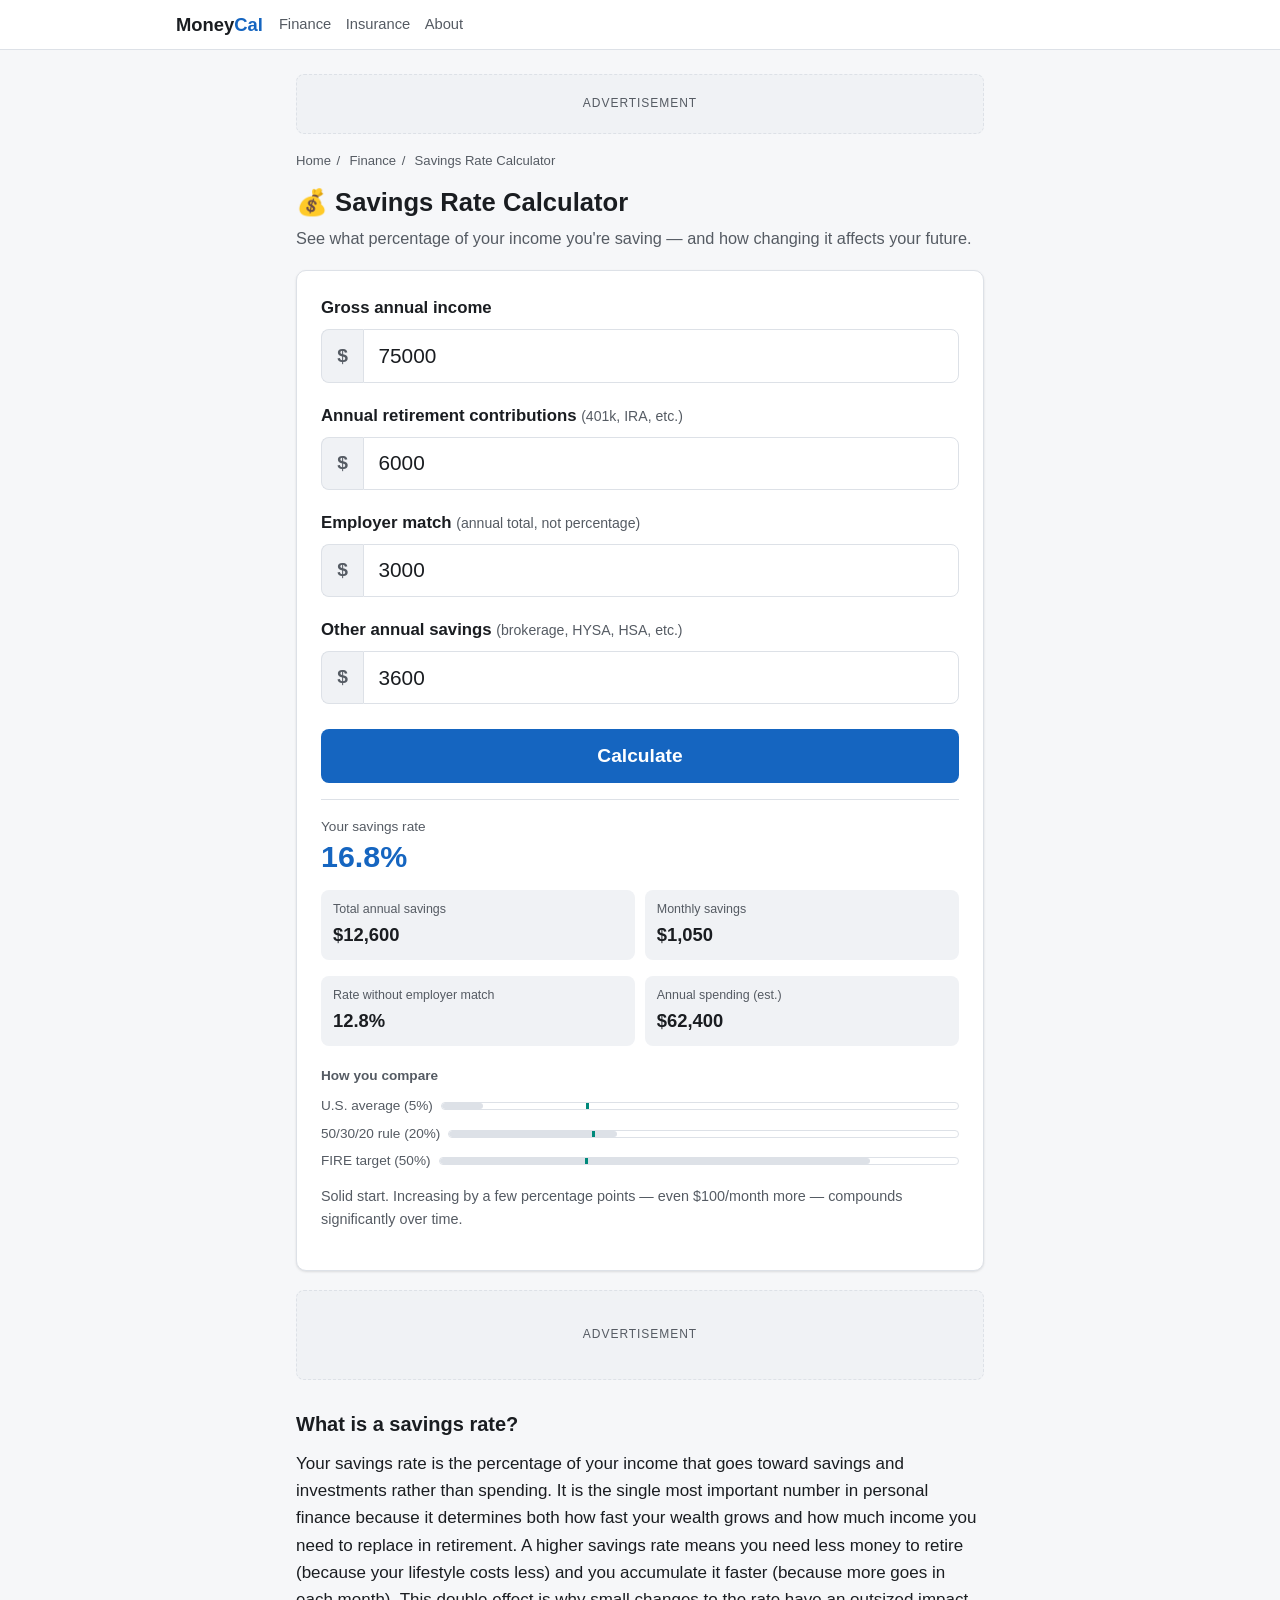
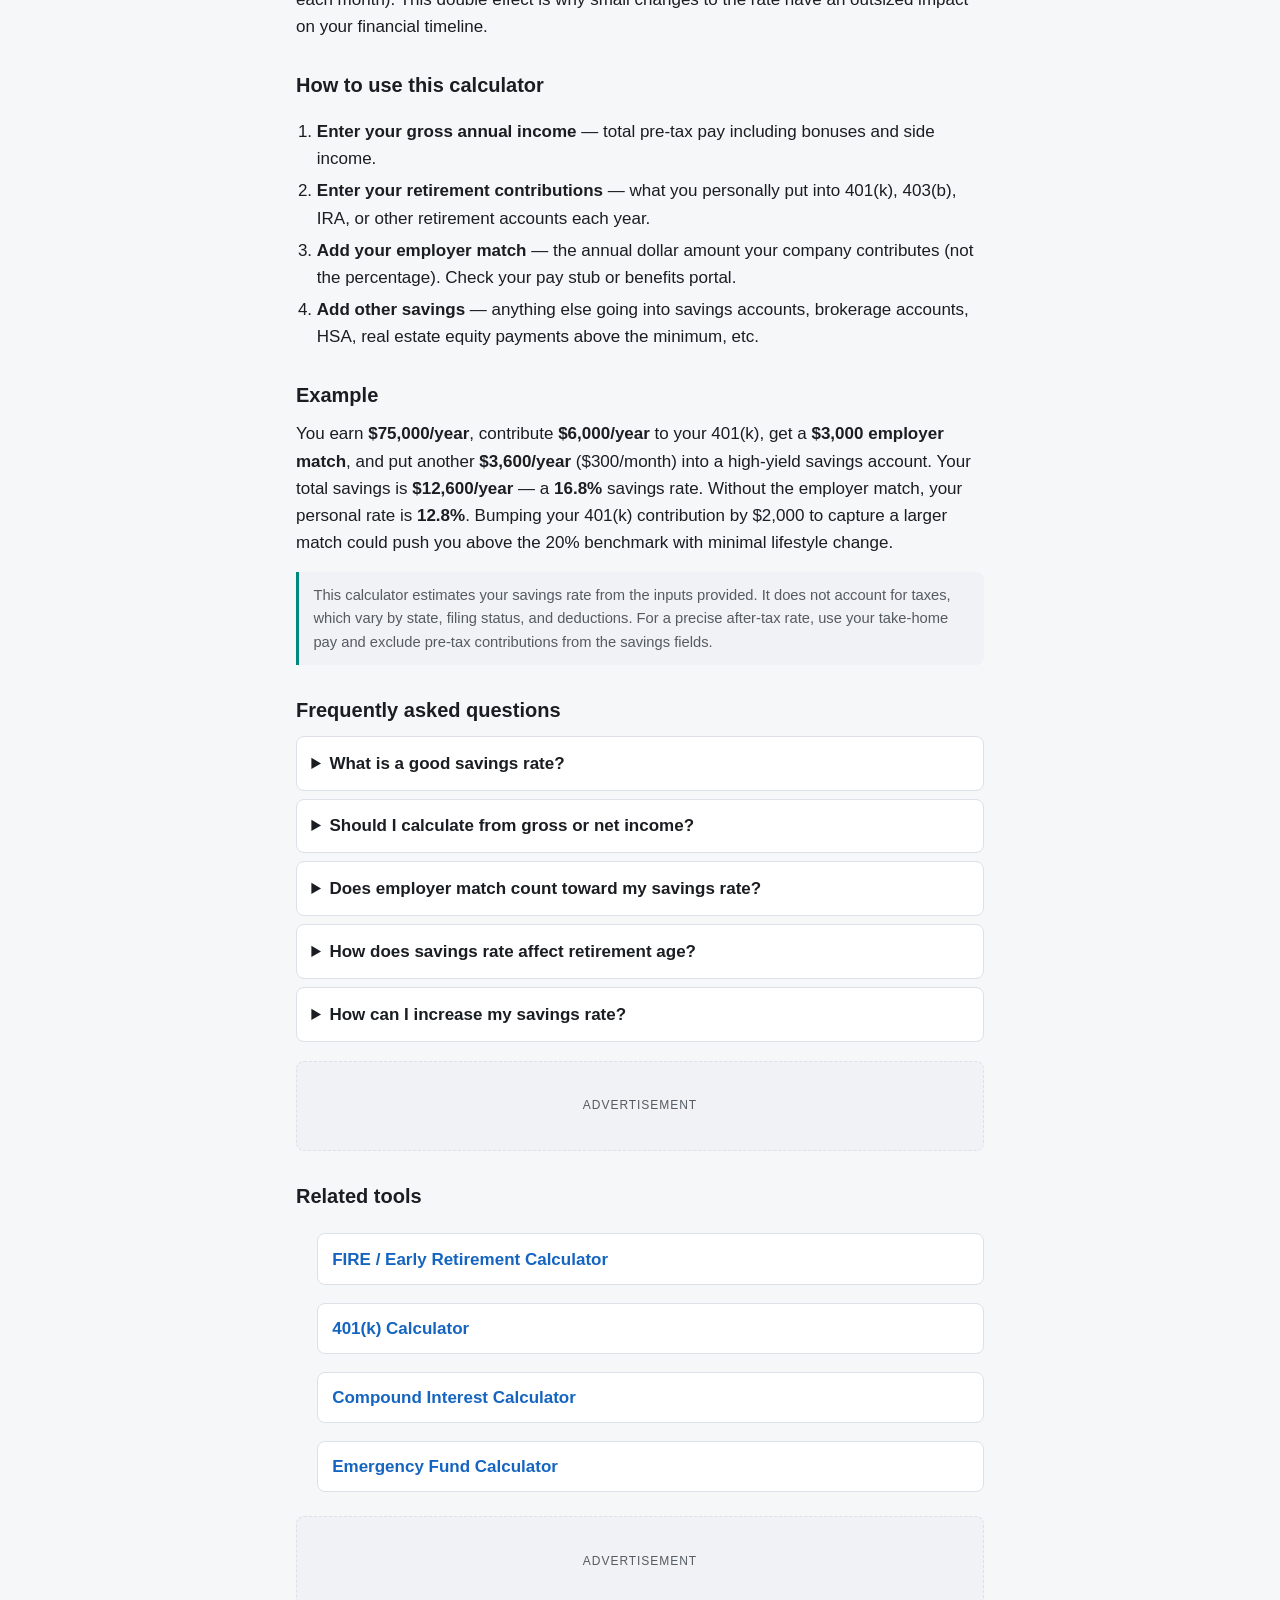
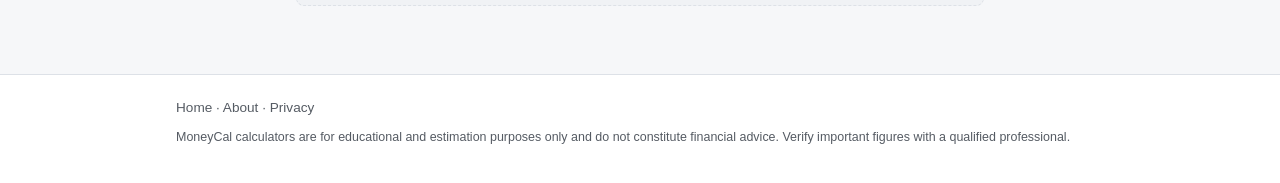
<file: finance/savings-rate-calculator.html>
<!DOCTYPE html>
<html lang="en">
<head>
<!-- Google tag (gtag.js) -->
<script async src="https://www.googletagmanager.com/gtag/js?id=G-0LKD1BP2HB"></script>
<script>
  window.dataLayer = window.dataLayer || [];
  function gtag(){dataLayer.push(arguments);}
  gtag('js', new Date());
  gtag('config', 'G-0LKD1BP2HB');
</script>
<meta charset="utf-8">
<meta name="viewport" content="width=device-width, initial-scale=1">
<link rel="icon" href="/favicon.svg" type="image/svg+xml">
<link rel="icon" href="/favicon-32.png" sizes="32x32" type="image/png">
<link rel="apple-touch-icon" href="/apple-touch-icon.png">
<link rel="manifest" href="/manifest.json">
<meta name="theme-color" content="#1565c0">
<title>Savings Rate Calculator — What Percentage Are You Saving? | MoneyCal</title>
<meta name="description" content="Free savings rate calculator. See what percentage of your income you're saving, how it compares to benchmarks, and how raising your rate changes your retirement timeline.">
<link rel="canonical" href="https://moneycal.co/finance/savings-rate-calculator.html">
<meta property="og:type" content="website">
<meta property="og:url" content="https://moneycal.co/finance/savings-rate-calculator.html">
<meta property="og:title" content="Savings Rate Calculator — What Percentage Are You Saving? | MoneyCal">
<meta property="og:description" content="Free savings rate calculator. See what percentage of your income you're saving, how it compares to benchmarks, and how raising your rate changes your retirement timeline.">
<meta property="og:image" content="https://moneycal.co/og-image.png">
<meta property="og:site_name" content="MoneyCal">
<meta name="twitter:card" content="summary_large_image">
<meta name="twitter:title" content="Savings Rate Calculator — What Percentage Are You Saving? | MoneyCal">
<meta name="twitter:description" content="Free savings rate calculator. See what percentage of your income you're saving, how it compares to benchmarks, and how raising your rate changes your retirement timeline.">
<meta name="twitter:image" content="https://moneycal.co/og-image.png">
<link rel="stylesheet" href="../css/main.css">
<script type="application/ld+json">
{
  "@context": "https://schema.org",
  "@type": "SoftwareApplication",
  "name": "Savings Rate Calculator",
  "url": "https://moneycal.co/finance/savings-rate-calculator.html",
  "applicationCategory": "FinanceApplication",
  "operatingSystem": "Any",
  "offers": { "@type": "Offer", "price": "0", "priceCurrency": "USD" }
}
</script>
<script type="application/ld+json">
{
  "@context": "https://schema.org",
  "@type": "BreadcrumbList",
  "itemListElement": [
    { "@type": "ListItem", "position": 1, "name": "Home", "item": "https://moneycal.co/" },
    { "@type": "ListItem", "position": 2, "name": "Finance", "item": "https://moneycal.co/#finance" },
    { "@type": "ListItem", "position": 3, "name": "Savings Rate Calculator" }
  ]
}
</script>
<script type="application/ld+json">
{
  "@context": "https://schema.org",
  "@type": "FAQPage",
  "mainEntity": [
    { "@type": "Question", "name": "What is a good savings rate?", "acceptedAnswer": { "@type": "Answer", "text": "A common benchmark is 20 percent of gross income, based on the 50/30/20 budgeting rule. The average American personal savings rate has fluctuated between 3 and 8 percent in recent years. FIRE enthusiasts often target 50 percent or higher to retire decades early." } },
    { "@type": "Question", "name": "Should I calculate savings rate from gross or net income?", "acceptedAnswer": { "@type": "Answer", "text": "Either works as long as you are consistent. This calculator uses gross income because pre-tax retirement contributions like 401k deferrals are savings too. If you prefer net income, enter your take-home pay and exclude pre-tax contributions from the savings fields." } },
    { "@type": "Question", "name": "Does employer 401k match count toward my savings rate?", "acceptedAnswer": { "@type": "Answer", "text": "Many financial planners include employer match in total savings rate since it is money going toward your future. This calculator includes it as a separate field so you can see your rate with and without the match." } },
    { "@type": "Question", "name": "How does savings rate affect retirement age?", "acceptedAnswer": { "@type": "Answer", "text": "Savings rate is the single biggest lever for retirement timing. At 10 percent it takes roughly 40 years of working to retire. At 25 percent it drops to about 30 years. At 50 percent it can be under 17 years. The math is powerful because a higher rate both adds more to savings and reduces the lifestyle you need to fund in retirement." } },
    { "@type": "Question", "name": "How can I increase my savings rate?", "acceptedAnswer": { "@type": "Answer", "text": "Start by tracking where your money goes for one month. Cut or reduce the three largest discretionary expenses. Automate transfers to savings on payday. Increase your rate by one percentage point every few months so the adjustment feels gradual. Raises and bonuses are the easiest time to bump the rate." } }
  ]
}
</script>
<script async src="https://pagead2.googlesyndication.com/pagead/js/adsbygoogle.js?client=ca-pub-2305668373346408" crossorigin="anonymous"></script>
</head>
<body>
<header class="site-header">
  <div class="wrap">
    <a class="logo" href="../index.html">Money<span>Cal</span></a>
    <nav class="nav">
      <a href="../index.html#finance">Finance</a>
      <a href="../index.html#insurance">Insurance</a>
      <a href="../about.html">About</a>
    </nav>
  </div>
</header>

<main>
  <div class="ad-slot lead">Advertisement</div>

  <nav class="breadcrumb">
    <a href="../index.html">Home</a><span>/</span>
    <a href="../index.html#finance">Finance</a><span>/</span>
    Savings Rate Calculator
  </nav>

  <h1>💰 Savings Rate Calculator</h1>
  <p class="lede">See what percentage of your income you're saving — and how changing it affects your future.</p>

  <section class="tool" aria-label="Savings rate calculator">
    <div class="field">
      <label for="income">Gross annual income</label>
      <div class="input-wrap"><span class="affix pre">$</span><input type="number" id="income" value="75000" min="0" max="10000000" step="1000" inputmode="decimal"></div>
    </div>
    <div class="field">
      <label for="retirement">Annual retirement contributions <span class="hint">(401k, IRA, etc.)</span></label>
      <div class="input-wrap"><span class="affix pre">$</span><input type="number" id="retirement" value="6000" min="0" max="1000000" step="500" inputmode="decimal"></div>
    </div>
    <div class="field">
      <label for="match">Employer match <span class="hint">(annual total, not percentage)</span></label>
      <div class="input-wrap"><span class="affix pre">$</span><input type="number" id="match" value="3000" min="0" max="1000000" step="500" inputmode="decimal"></div>
    </div>
    <div class="field">
      <label for="other">Other annual savings <span class="hint">(brokerage, HYSA, HSA, etc.)</span></label>
      <div class="input-wrap"><span class="affix pre">$</span><input type="number" id="other" value="3600" min="0" max="1000000" step="100" inputmode="decimal"></div>
    </div>
    <button class="btn" id="calcBtn">Calculate</button>

    <div class="result hidden" id="result" aria-live="polite">
      <div class="headline-label">Your savings rate</div>
      <div class="headline" id="headline">—</div>
      <div class="stats">
        <div class="stat"><div class="k">Total annual savings</div><div class="v" id="v1">—</div></div>
        <div class="stat"><div class="k">Monthly savings</div><div class="v" id="v2">—</div></div>
      </div>
      <div class="stats">
        <div class="stat"><div class="k">Rate without employer match</div><div class="v" id="v3">—</div></div>
        <div class="stat"><div class="k">Annual spending (est.)</div><div class="v" id="v4">—</div></div>
      </div>

      <div id="benchWrap" style="margin-top:1.2rem">
        <div style="font-size:.85rem;color:var(--text-soft);margin-bottom:.5rem;font-weight:600">How you compare</div>
        <div id="benchmarks"></div>
      </div>

      <p id="subnote" style="margin-top:.8rem;color:var(--text-soft);font-size:.9rem"></p>
    </div>
  </section>

  <div class="ad-slot">Advertisement</div>

  <section class="content">
    <h2>What is a savings rate?</h2>
    <p>Your savings rate is the percentage of your income that goes toward savings and investments rather than spending. It is the single most important number in personal finance because it determines both how fast your wealth grows and how much income you need to replace in retirement. A higher savings rate means you need less money to retire (because your lifestyle costs less) and you accumulate it faster (because more goes in each month). This double effect is why small changes to the rate have an outsized impact on your financial timeline.</p>

    <h2>How to use this calculator</h2>
    <ol>
      <li><strong>Enter your gross annual income</strong> — total pre-tax pay including bonuses and side income.</li>
      <li><strong>Enter your retirement contributions</strong> — what you personally put into 401(k), 403(b), IRA, or other retirement accounts each year.</li>
      <li><strong>Add your employer match</strong> — the annual dollar amount your company contributes (not the percentage). Check your pay stub or benefits portal.</li>
      <li><strong>Add other savings</strong> — anything else going into savings accounts, brokerage accounts, HSA, real estate equity payments above the minimum, etc.</li>
    </ol>

    <h2>Example</h2>
    <p>You earn <strong>$75,000/year</strong>, contribute <strong>$6,000/year</strong> to your 401(k), get a <strong>$3,000 employer match</strong>, and put another <strong>$3,600/year</strong> ($300/month) into a high-yield savings account. Your total savings is <strong>$12,600/year</strong> — a <strong>16.8%</strong> savings rate. Without the employer match, your personal rate is <strong>12.8%</strong>. Bumping your 401(k) contribution by $2,000 to capture a larger match could push you above the 20% benchmark with minimal lifestyle change.</p>

    <div class="note">This calculator estimates your savings rate from the inputs provided. It does not account for taxes, which vary by state, filing status, and deductions. For a precise after-tax rate, use your take-home pay and exclude pre-tax contributions from the savings fields.</div>

    <h2>Frequently asked questions</h2>
    <div class="faq">
      <details><summary>What is a good savings rate?</summary><p>A common benchmark is 20% of gross income (the 50/30/20 rule). The average American personal savings rate has fluctuated between 3-8% in recent years. FIRE enthusiasts often target 50%+ to retire decades early.</p></details>
      <details><summary>Should I calculate from gross or net income?</summary><p>Either works if you're consistent. This calculator uses gross because pre-tax retirement contributions (401k deferrals) are savings too. If you prefer net, enter take-home pay and exclude pre-tax contributions from the savings fields.</p></details>
      <details><summary>Does employer match count toward my savings rate?</summary><p>Many planners include it since it's money going toward your future. This calculator shows both rates — with and without match — so you can see the difference.</p></details>
      <details><summary>How does savings rate affect retirement age?</summary><p>It's the single biggest lever. At 10% it takes ~40 years to retire. At 25%, ~30 years. At 50%, under 17 years. A higher rate both adds more savings and reduces the lifestyle you need to fund.</p></details>
      <details><summary>How can I increase my savings rate?</summary><p>Track spending for one month. Cut the three biggest discretionary expenses. Automate transfers on payday. Increase by one percentage point every few months. Raises and bonuses are the easiest time to bump it.</p></details>
    </div>

    <div class="ad-slot">Advertisement</div>

    <h2>Related tools</h2>
    <ul class="related">
      <li><a href="fire-calculator.html">FIRE / Early Retirement Calculator</a></li>
      <li><a href="401k-calculator.html">401(k) Calculator</a></li>
      <li><a href="compound-interest-calculator.html">Compound Interest Calculator</a></li>
      <li><a href="emergency-fund-calculator.html">Emergency Fund Calculator</a></li>
    </ul>

    <div class="ad-slot">Advertisement</div>
  </section>
</main>

<footer class="site-footer">
  <div class="wrap">
    <a href="../index.html">Home</a> · <a href="../about.html">About</a> · <a href="../privacy.html">Privacy</a>
    <p class="disclaimer">MoneyCal calculators are for educational and estimation purposes only and do not constitute financial advice. Verify important figures with a qualified professional.</p>
  </div>
</footer>

<script>
"use strict";

function fmtMoney(n) { return "$" + Math.round(n).toLocaleString("en-US"); }
function fmtPct(n) { return n.toFixed(1) + "%"; }

var BENCHMARKS = [
  { label: "U.S. average", pct: 5 },
  { label: "50/30/20 rule", pct: 20 },
  { label: "FIRE target", pct: 50 }
];

function renderBenchmarks(userPct) {
  var wrap = document.getElementById("benchmarks");
  wrap.innerHTML = "";
  BENCHMARKS.forEach(function(b) {
    var row = document.createElement("div");
    row.style.cssText = "display:flex;align-items:center;gap:8px;margin-bottom:6px;font-size:.85rem";

    var barBg = document.createElement("div");
    barBg.style.cssText = "flex:1;height:8px;background:var(--bg-card);border-radius:4px;overflow:hidden;border:1px solid var(--border);position:relative";

    var fill = document.createElement("div");
    var w = Math.min(100, (b.pct / Math.max(userPct, 60)) * 100);
    fill.style.cssText = "height:100%;border-radius:4px;background:var(--border);width:" + Math.round(w) + "%";
    barBg.appendChild(fill);

    var userMark = document.createElement("div");
    var uW = Math.min(100, (userPct / Math.max(userPct, 60)) * 100);
    userMark.style.cssText = "position:absolute;top:-2px;height:12px;width:3px;background:var(--accent);border-radius:2px;left:" + Math.round(uW) + "%";
    barBg.appendChild(userMark);

    var lbl = document.createElement("span");
    lbl.style.cssText = "min-width:100px;color:var(--text-soft)";
    lbl.textContent = b.label + " (" + b.pct + "%)";

    row.appendChild(lbl);
    row.appendChild(barBg);
    wrap.appendChild(row);
  });
}

function run() {
  var income = Math.min(Math.max(parseFloat(document.getElementById("income").value) || 0, 0), 10000000);
  var retirement = Math.min(Math.max(parseFloat(document.getElementById("retirement").value) || 0, 0), 1000000);
  var match = Math.min(Math.max(parseFloat(document.getElementById("match").value) || 0, 0), 1000000);
  var other = Math.min(Math.max(parseFloat(document.getElementById("other").value) || 0, 0), 1000000);

  var totalSavings = retirement + match + other;
  var personalSavings = retirement + other;
  var rate = income > 0 ? (totalSavings / income) * 100 : 0;
  var personalRate = income > 0 ? (personalSavings / income) * 100 : 0;
  var spending = Math.max(0, income - totalSavings);

  document.getElementById("headline").textContent = fmtPct(rate);
  document.getElementById("v1").textContent = fmtMoney(totalSavings);
  document.getElementById("v2").textContent = fmtMoney(totalSavings / 12);
  document.getElementById("v3").textContent = fmtPct(personalRate);
  document.getElementById("v4").textContent = fmtMoney(spending);

  renderBenchmarks(rate);

  var note = document.getElementById("subnote");
  if (income === 0) {
    note.textContent = "Enter your income to see your savings rate.";
  } else if (rate >= 50) {
    note.textContent = "Exceptional. At this rate you could reach financial independence in under 17 years of working.";
  } else if (rate >= 20) {
    note.textContent = "You're meeting or exceeding the 50/30/20 benchmark. Strong position for long-term wealth building.";
  } else if (rate >= 10) {
    note.textContent = "Solid start. Increasing by a few percentage points — even $100/month more — compounds significantly over time.";
  } else if (rate > 0) {
    note.textContent = "Below the U.S. average of ~5%. Look for one expense to cut and one automatic transfer to set up — small wins build momentum.";
  } else {
    note.textContent = "You're not saving anything right now. Even $50/month is a start. Automate it and build from there.";
  }

  document.getElementById("result").classList.remove("hidden");
}

// Input clamping
(function() {
  document.querySelectorAll('input[type="number"]').forEach(function(el) {
    el.addEventListener('input', function() {
      var v = parseFloat(el.value);
      if (isNaN(v)) return;
      var mx = parseFloat(el.getAttribute('max'));
      var mn = parseFloat(el.getAttribute('min')) || 0;
      if (!isNaN(mx) && v > mx) el.value = mx;
      if (!isNaN(mn) && v < mn) el.value = mn;
    });
  });
})();

document.getElementById("calcBtn").addEventListener("click", run);
run();
</script>
</body>
</html>
</file>
<file: css/main.css>
/* ==========================================================================
   Boring Tool Site — shared stylesheet
   Mobile-first. Automatic dark mode via prefers-color-scheme. No external deps.
   ========================================================================== */

:root {
  --bg:        #f6f7f9;
  --surface:   #ffffff;
  --surface-2: #f0f2f5;
  --border:    #dde1e7;
  --text:      #1a1d21;
  --text-soft: #555b63;
  --brand:     #1565c0;
  --brand-dk:  #0d47a1;
  --accent:    #00897b;
  --good:      #2e7d32;
  --warn:      #c62828;
  --radius:    10px;
  --shadow:    0 1px 3px rgba(0,0,0,.08), 0 1px 2px rgba(0,0,0,.04);
  --maxw:      720px;
}

@media (prefers-color-scheme: dark) {
  :root {
    --bg:        #15171a;
    --surface:   #1e2125;
    --surface-2: #262a2f;
    --border:    #353a40;
    --text:      #e6e8eb;
    --text-soft: #a3a9b2;
    --brand:     #5a9fed;
    --brand-dk:  #3d7fc9;
    --accent:    #4db6ac;
    --good:      #66bb6a;
    --warn:      #ef5350;
    --shadow:    0 1px 3px rgba(0,0,0,.4);
  }
}

* { box-sizing: border-box; }

html { -webkit-text-size-adjust: 100%; }

body {
  margin: 0;
  font-family: -apple-system, BlinkMacSystemFont, "Segoe UI", Roboto, Helvetica, Arial, sans-serif;
  font-size: 17px;
  line-height: 1.6;
  color: var(--text);
  background: var(--bg);
}

a { color: var(--brand); text-decoration: none; }
a:hover { text-decoration: underline; }

/* ---- Header / nav ---- */
.site-header {
  background: var(--surface);
  border-bottom: 1px solid var(--border);
  position: sticky; top: 0; z-index: 10;
}
.site-header .wrap {
  display: flex; align-items: center; gap: 1rem; flex-wrap: wrap;
  max-width: 960px; margin: 0 auto; padding: .6rem 1rem;
}
.logo { font-weight: 700; font-size: 1.15rem; color: var(--text); white-space: nowrap; }
.logo span { color: var(--brand); }
.nav { display: flex; gap: .9rem; flex-wrap: wrap; font-size: .92rem; }
.nav a { color: var(--text-soft); }

/* ---- Layout ---- */
main { max-width: var(--maxw); margin: 0 auto; padding: 1rem 1rem 3rem; }

.breadcrumb { font-size: .82rem; color: var(--text-soft); margin: .4rem 0 1rem; }
.breadcrumb a { color: var(--text-soft); }
.breadcrumb span { margin: 0 .35rem; }

h1 { font-size: 1.6rem; line-height: 1.25; margin: .2rem 0 .4rem; }
.lede { color: var(--text-soft); margin: 0 0 1.2rem; font-size: 1.02rem; }

h2 { font-size: 1.25rem; margin: 1.8rem 0 .6rem; }
h3 { font-size: 1.05rem; margin: 1.2rem 0 .4rem; }

/* ---- Tool card (above the fold) ---- */
.tool {
  background: var(--surface);
  border: 1px solid var(--border);
  border-radius: var(--radius);
  box-shadow: var(--shadow);
  padding: 1.5rem;
  margin-bottom: 1rem;
}
.field { margin-bottom: 1.25rem; }
.field label { display: block; font-size: 1.05rem; font-weight: 700; margin-bottom: .45rem; }
.field .hint { font-weight: 400; color: var(--text-soft); font-size: .88rem; }

.input-wrap { position: relative; display: flex; align-items: stretch; }
.input-wrap .affix {
  display: flex; align-items: center; padding: 0 .95rem;
  background: var(--surface-2); border: 1px solid var(--border);
  color: var(--text-soft); font-size: 1.2rem; font-weight: 600;
}
.input-wrap .affix.pre  { border-right: 0; border-radius: 8px 0 0 8px; }
.input-wrap .affix.post { border-left: 0;  border-radius: 0 8px 8px 0; }

input[type="number"], input[type="text"], select {
  width: 100%; padding: .85rem .9rem; font-size: 1.3rem; font-weight: 500;
  color: var(--text); background: var(--surface);
  border: 1px solid var(--border); border-radius: 8px;
  -moz-appearance: textfield;
}
.input-wrap .affix.pre + input  { border-radius: 0 8px 8px 0; }
.input-wrap input:has(+ .affix.post) { border-radius: 8px 0 0 8px; }
input:focus, select:focus { outline: 2px solid var(--brand); outline-offset: -1px; }

.row2 { display: grid; grid-template-columns: 1fr 1fr; gap: .7rem; }
@media (max-width: 460px) { .row2 { grid-template-columns: 1fr; } }

.btn {
  display: inline-block; width: 100%; cursor: pointer;
  background: var(--brand); color: #fff; font-size: 1.2rem; font-weight: 700;
  border: 0; border-radius: 8px; padding: 1rem; margin-top: .3rem;
}
.btn:hover { background: var(--brand-dk); }
.btn.secondary {
  background: transparent; color: var(--brand);
  border: 1px solid var(--border); font-size: .9rem; padding: .55rem;
  width: auto; margin: 0;
}

/* segmented toggle */
.seg { display: flex; border: 1px solid var(--border); border-radius: 8px; overflow: hidden; margin-bottom: .85rem; }
.seg button {
  flex: 1; padding: .55rem; border: 0; cursor: pointer;
  background: var(--surface); color: var(--text-soft); font-size: .9rem; font-weight: 600;
}
.seg button.active { background: var(--brand); color: #fff; }

/* ---- Results ---- */
.result { margin-top: 1rem; padding-top: 1rem; border-top: 1px solid var(--border); }
.result.hidden { display: none; }
.headline {
  font-size: 1.9rem; font-weight: 700; color: var(--brand); line-height: 1.1;
}
.headline-label { font-size: .85rem; color: var(--text-soft); margin-bottom: .15rem; }
.stats { display: grid; grid-template-columns: 1fr 1fr; gap: .6rem; margin-top: 1rem; }
.stat {
  background: var(--surface-2); border-radius: 8px; padding: .65rem .75rem;
}
.stat .k { font-size: .78rem; color: var(--text-soft); }
.stat .v { font-size: 1.15rem; font-weight: 600; }
.v.good { color: var(--good); }
.v.warn { color: var(--warn); }

table.schedule { width: 100%; border-collapse: collapse; margin-top: 1rem; font-size: .88rem; }
table.schedule th, table.schedule td { padding: .45rem .5rem; text-align: right; border-bottom: 1px solid var(--border); }
table.schedule th:first-child, table.schedule td:first-child { text-align: left; }
table.schedule th { color: var(--text-soft); font-weight: 600; }

/* ---- Ad slots ---- */
.ad-slot {
  margin: 1.2rem 0; min-height: 90px;
  display: flex; align-items: center; justify-content: center;
  background: var(--surface-2); border: 1px dashed var(--border); border-radius: 8px;
  color: var(--text-soft); font-size: .75rem; letter-spacing: .08em; text-transform: uppercase;
}
/* Slim leaderboard placed at the top of a tool page (above-the-fold ad). */
.ad-slot.lead { min-height: 60px; margin: .5rem 0 1rem; }

/* ---- Strategy comparison cards (debt payoff result) ---- */
.strategy-grid { display: grid; grid-template-columns: 1fr 1fr; gap: .8rem; margin-top: 1rem; }
@media (max-width: 480px) { .strategy-grid { grid-template-columns: 1fr; } }
.strategy-card {
  background: var(--surface-2); border: 1px solid var(--border);
  border-radius: 10px; padding: 1.1rem;
}
.strategy-card.win { border-color: var(--good); box-shadow: 0 0 0 1px var(--good); }
.strategy-name { font-size: 1.5rem; font-weight: 800; line-height: 1.1; }
.strategy-sub { font-size: .9rem; color: var(--text-soft); margin: .15rem 0 .7rem; }
.strategy-time { font-size: 2rem; font-weight: 800; color: var(--brand); line-height: 1.05; }
.strategy-int {
  margin-top: .7rem; padding-top: .6rem; border-top: 1px solid var(--border);
  display: flex; justify-content: space-between; align-items: baseline;
  font-size: .92rem; color: var(--text-soft);
}
.strategy-int strong { font-size: 1.3rem; font-weight: 700; color: var(--text); }
#verdict { font-size: 1.15rem; }

/* ---- Supporting content ---- */
.content p { margin: .5rem 0; }
.content ol, .content ul { padding-left: 1.3rem; }
.content li { margin: .3rem 0; }

.faq details {
  border: 1px solid var(--border); border-radius: 8px;
  padding: .2rem .9rem; margin-bottom: .5rem; background: var(--surface);
}
.faq summary { cursor: pointer; font-weight: 600; padding: .6rem 0; }
.faq details[open] summary { border-bottom: 1px solid var(--border); margin-bottom: .5rem; }

.related { list-style: none; padding: 0; display: grid; gap: .5rem; }
.related li a {
  display: block; padding: .7rem .9rem; background: var(--surface);
  border: 1px solid var(--border); border-radius: 8px; font-weight: 600;
}
.related li a:hover { border-color: var(--brand); text-decoration: none; }

.note {
  background: var(--surface-2); border-left: 3px solid var(--accent);
  padding: .7rem .9rem; border-radius: 0 8px 8px 0; font-size: .92rem;
  color: var(--text-soft); margin: 1rem 0;
}

/* ---- Homepage grid ---- */
.hero { text-align: center; padding: 1.5rem 0 .5rem; }
.cat { margin: 2rem 0; }
.tool-grid { display: grid; grid-template-columns: repeat(auto-fill, minmax(220px, 1fr)); gap: .7rem; }
.tool-grid a {
  display: block; padding: 1rem; background: var(--surface);
  border: 1px solid var(--border); border-radius: var(--radius); box-shadow: var(--shadow);
}
.tool-grid a:hover { border-color: var(--brand); text-decoration: none; }
.tool-grid .t { font-weight: 700; color: var(--text); }
.tool-grid .d { font-size: .85rem; color: var(--text-soft); margin-top: .2rem; }

/* ---- Footer ---- */
.site-footer {
  border-top: 1px solid var(--border); background: var(--surface);
  color: var(--text-soft); font-size: .85rem;
}
.site-footer .wrap { max-width: 960px; margin: 0 auto; padding: 1.4rem 1rem; }
.site-footer a { color: var(--text-soft); }
.disclaimer { font-size: .78rem; margin-top: .6rem; }
</file>
